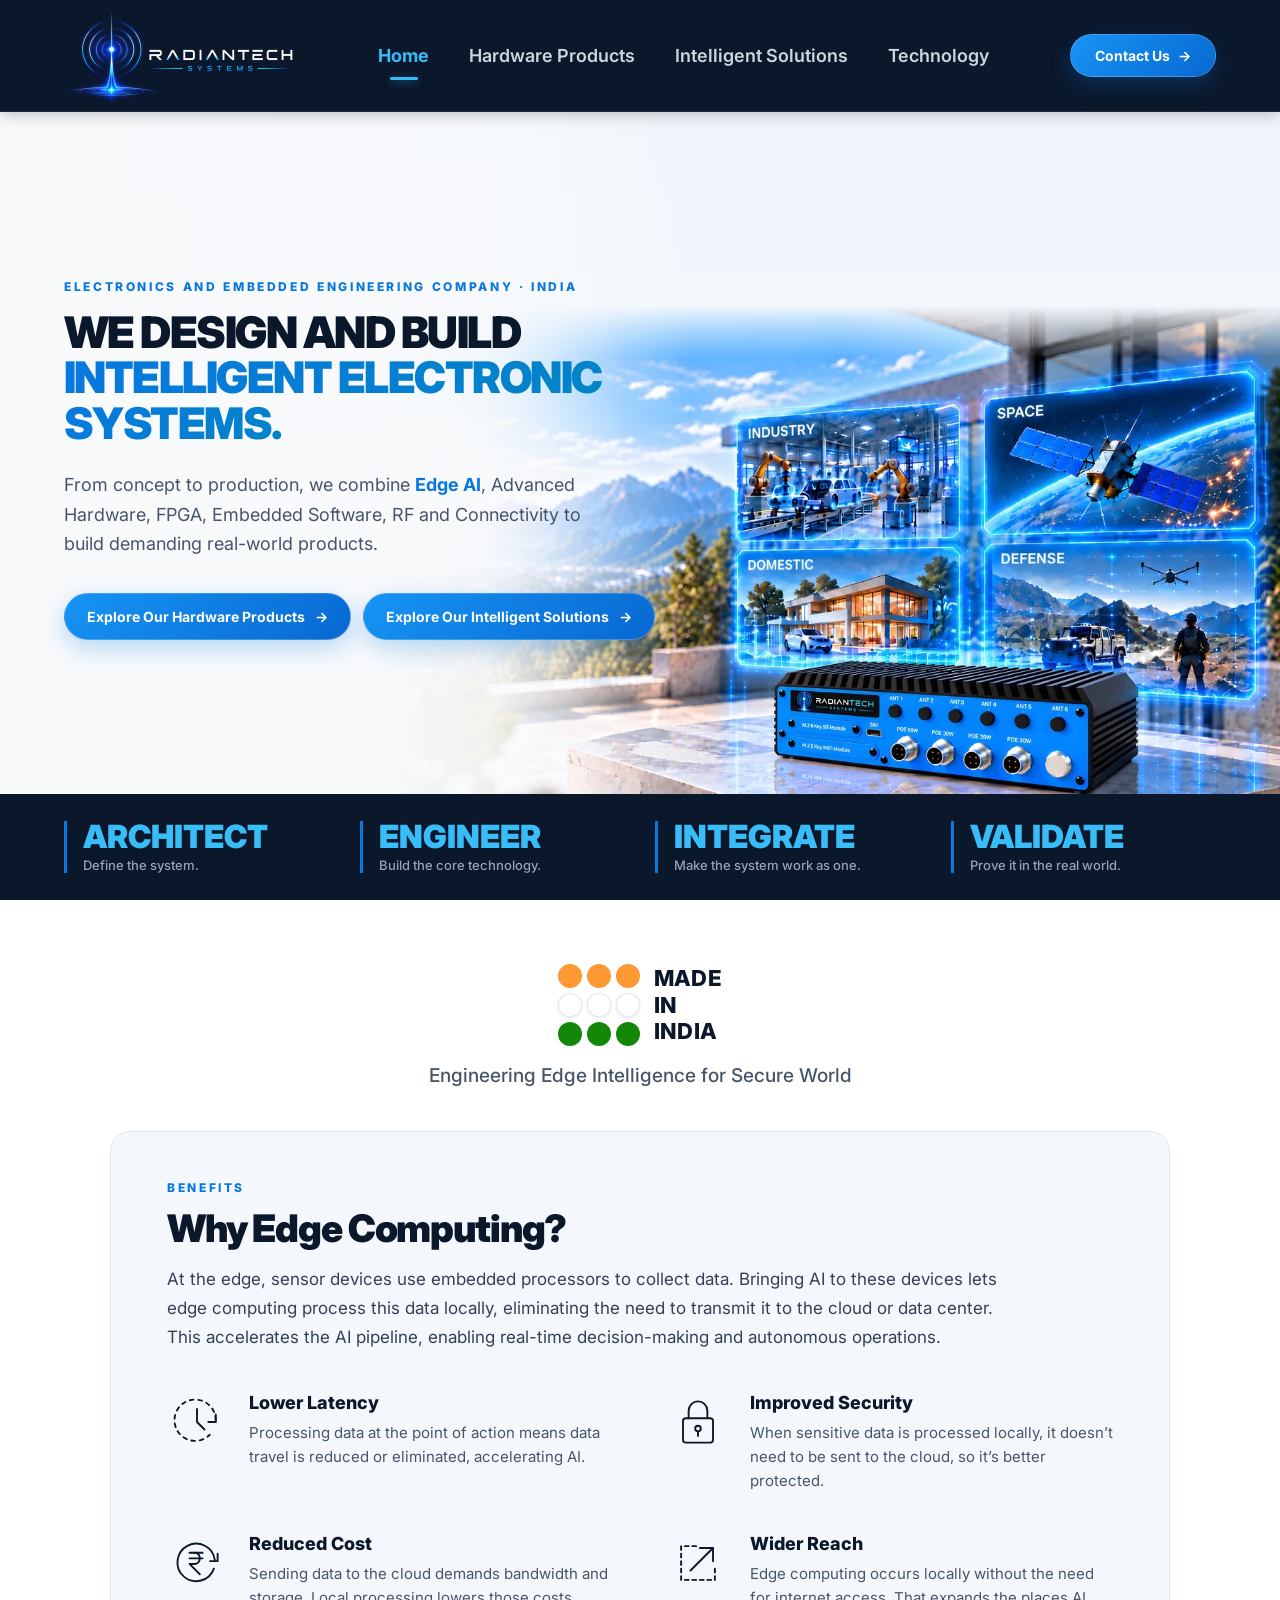
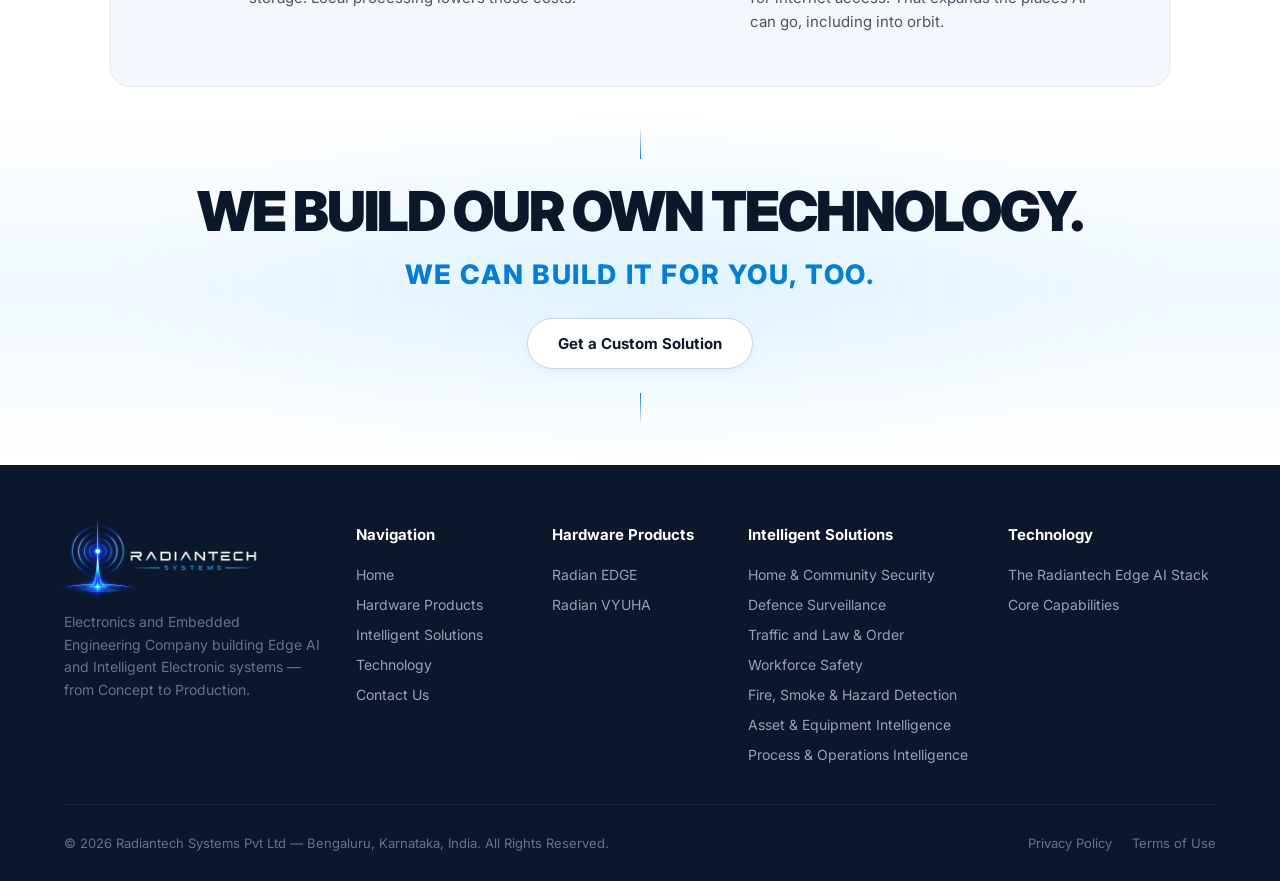
<file: index.html>
<!doctype html>
<html lang="en">
<head>
  <meta charset="UTF-8">
  <meta name="viewport" content="width=device-width, initial-scale=1.0">
  <meta name="description" content="RADIANTECH SYSTEMS designs and builds intelligent electronic systems, from concept to production: Edge AI, advanced hardware, FPGA, embedded software, RF and connectivity, plus our own deep-tech product platforms.">
  <title>RADIANTECH SYSTEMS | Intelligent Electronic Systems</title>
  <link rel="preconnect" href="https://fonts.googleapis.com">
  <link rel="preconnect" href="https://fonts.gstatic.com" crossorigin>
  <link href="https://fonts.googleapis.com/css2?family=Inter:wght@400;500;600;700;800;900&display=swap" rel="stylesheet">
  <link rel="stylesheet" href="./src/styles.css">
</head>
<body>

  <!-- HEADER / NAVIGATION -->
  <header class="nav">
    <a class="brand" href="index.html">
      <img src="./assets/horizontal_logo_navy.png" alt="RADIANTECH SYSTEMS Logo">
    </a>
    
    <nav>
      <a class="active" href="index.html">Home</a>
      <a href="products.html">Hardware Products</a>
      <a href="solutions.html">Intelligent Solutions</a>
      <a href="technology.html">Technology</a>
    </nav>
    
    <a class="contact-pill-btn" href="contact-details.html">
      Contact Us <span>→</span>
    </a>
    
    <button class="menu-btn" aria-label="Toggle navigation menu">☰</button>
  </header>

  <main>
    <!-- FIRST SCREEN: hero + process strip together fill the viewport -->
    <div class="hero-fold">

    <!-- SEAMLESS PHOTOREALISTIC LIGHT THEME HERO SCENE -->
    <section class="hero-seamless">
      <div class="hero-scene-backdrop">
        <img src="./assets/radiantech_hero_showcase.webp" srcset="./assets/radiantech_hero_showcase_1280.webp 1280w, ./assets/radiantech_hero_showcase.webp 2560w" sizes="100vw" alt="Radian EDGE computer with holographic Industry, Space, Domestic and Defense application panels" class="hero-scene-img">
        <div class="hero-scene-overlay"></div>
      </div>

      <div class="hero-container">
        <div class="hero-grid">
          
          <!-- Left Copy Column (Original Radiantech Light Theme Typography) -->
          <div class="hero-copy">
            <p class="hero-eyebrow">
              Electronics and embedded Engineering Company · India
            </p>
            
            <h1 class="hero-headline">
              <span class="headline-line">WE DESIGN AND BUILD</span>
              <span class="headline-line blue-text">INTELLIGENT ELECTRONIC</span>
              <span class="headline-line blue-text">SYSTEMS.</span>
            </h1>

            <p class="hero-lead">
              From concept to production, we combine <strong class="lead-highlight">Edge AI</strong>, Advanced Hardware, FPGA, Embedded Software, RF and Connectivity to build demanding real-world products.
            </p>

            <div class="hero-buttons">
              <a href="products.html" class="btn-primary">
                Explore Our Hardware Products <span>→</span>
              </a>
              <a href="solutions.html" class="btn-primary">
                Explore Our Intelligent Solutions <span>→</span>
              </a>
            </div>
          </div>
          
          <!-- Right Space for Background Hardware Box & Floating HUD Panels -->
          <div class="hero-stage-space"></div>
          
        </div>
      </div>
    </section>

    <!-- METRICS TICKER SECTION -->
    <section class="metrics-ticker-section">
      <div class="metrics-ticker-grid">
        <div class="metric-item">
          <div class="metric-num">ARCHITECT</div>
          <div class="metric-label">Define the system.</div>
        </div>
        <div class="metric-item">
          <div class="metric-num">ENGINEER</div>
          <div class="metric-label">Build the core technology.</div>
        </div>
        <div class="metric-item">
          <div class="metric-num">INTEGRATE</div>
          <div class="metric-label">Make the system work as one.</div>
        </div>
        <div class="metric-item">
          <div class="metric-num">VALIDATE</div>
          <div class="metric-label">Prove it in the real world.</div>
        </div>
      </div>
    </section>

    </div>

    <!-- MADE IN INDIA -->
    <section class="made-in-india" aria-label="Made in India">
      <div class="mii-badge">
        <div class="mii-dots" aria-hidden="true">
          <span class="dot saffron"></span><span class="dot saffron"></span><span class="dot saffron"></span>
          <span class="dot white"></span><span class="dot white"></span><span class="dot white"></span>
          <span class="dot green"></span><span class="dot green"></span><span class="dot green"></span>
        </div>
        <p class="mii-text">MADE<br>IN<br>INDIA</p>
      </div>
      <p class="mii-tagline">Engineering Edge Intelligence for Secure World</p>
    </section>

    <!-- BENEFITS OF EDGE COMPUTING -->
    <section class="edge-benefits" aria-labelledby="edgeBenefitsTitle">
      <div class="edge-benefits-inner">
        <p class="hero-eyebrow">Benefits</p>
        <h2 id="edgeBenefitsTitle" class="edge-benefits-title">Why Edge Computing?</h2>
        <p class="edge-benefits-lead">At the edge, sensor devices use embedded processors to collect data. Bringing AI to these devices lets edge computing process this data locally, eliminating the need to transmit it to the cloud or data center. This accelerates the AI pipeline, enabling real-time decision-making and autonomous operations.</p>

        <div class="edge-benefits-grid">
          <div class="edge-benefit">
            <svg class="edge-benefit-icon" viewBox="0 0 64 64" fill="none" stroke="currentColor" stroke-width="2" stroke-linecap="round" aria-hidden="true">
              <path d="M52 30a22 22 0 1 0-6.4 15.6" stroke-dasharray="4 5"/>
              <path d="M52 24v8h-8"/>
              <path d="M32 18v14l8 8"/>
            </svg>
            <div>
              <h3>Lower Latency</h3>
              <p>Processing data at the point of action means data travel is reduced or eliminated, accelerating AI.</p>
            </div>
          </div>

          <div class="edge-benefit">
            <svg class="edge-benefit-icon" viewBox="0 0 64 64" fill="none" stroke="currentColor" stroke-width="2" stroke-linecap="round" stroke-linejoin="round" aria-hidden="true">
              <rect x="16" y="28" width="32" height="26" rx="3"/>
              <path d="M22 28v-8a10 10 0 0 1 20 0v8"/>
              <circle cx="32" cy="39" r="3"/>
              <path d="M32 42v5"/>
            </svg>
            <div>
              <h3>Improved Security</h3>
              <p>When sensitive data is processed locally, it doesn’t need to be sent to the cloud, so it’s better protected.</p>
            </div>
          </div>

          <div class="edge-benefit">
            <svg class="edge-benefit-icon" viewBox="0 0 64 64" fill="none" stroke="currentColor" stroke-width="2" stroke-linecap="round" stroke-linejoin="round" aria-hidden="true">
              <path d="M50 38a20 20 0 1 1 1-9"/>
              <path d="M54 22v8h-8"/>
              <!-- rupee sign -->
              <path d="M24 21h14M24 27h14"/>
              <path d="M29 21c4 0 6 2.6 6 6s-2.2 6-6 6h-5l11 11"/>
            </svg>
            <div>
              <h3>Reduced Cost</h3>
              <p>Sending data to the cloud demands bandwidth and storage. Local processing lowers those costs.</p>
            </div>
          </div>

          <div class="edge-benefit">
            <svg class="edge-benefit-icon" viewBox="0 0 64 64" fill="none" stroke="currentColor" stroke-width="2" stroke-linecap="round" stroke-linejoin="round" aria-hidden="true">
              <path d="M30 14H14v36h36V34" stroke-dasharray="4 4"/>
              <path d="M24 40l24-24"/>
              <path d="M34 16h14v14"/>
            </svg>
            <div>
              <h3>Wider Reach</h3>
              <p>Edge computing occurs locally without the need for internet access. That expands the places AI can go, including into orbit.</p>
            </div>
          </div>
        </div>
      </div>
    </section>

    <!-- BRAND STATEMENT: TRANSITION FROM ENGINEERING TO PRODUCTS -->
    <section class="brand-statement" aria-label="Our own technology">
      <div class="brand-statement-inner">
        <h2 class="statement-primary">WE BUILD OUR OWN TECHNOLOGY.</h2>
        <p class="statement-secondary">WE CAN BUILD IT FOR YOU, TOO.</p>
        <a href="contact.html" class="btn-secondary statement-cta">
          Get a Custom Solution
        </a>
      </div>
    </section>

  </main>

  <!-- FOOTER -->
  <footer>
    <div class="footer-top">
      <div class="footer-brand">
        <img src="./assets/horizontal_logo_navy.png" alt="RADIANTECH SYSTEMS Logo">
        <p>Electronics and Embedded Engineering Company building Edge AI and Intelligent Electronic systems — from Concept to Production.</p>
      </div>

      <div class="footer-col">
        <h5>Navigation</h5>
        <ul>
          <li><a href="index.html">Home</a></li>
          <li><a href="products.html">Hardware Products</a></li>
          <li><a href="solutions.html">Intelligent Solutions</a></li>
          <li><a href="technology.html">Technology</a></li>
          <li><a href="contact-details.html">Contact Us</a></li>
        </ul>
      </div>

      <div class="footer-col">
        <h5>Hardware Products</h5>
        <ul>
          <li><a href="products.html">Radian EDGE</a></li>
          <li><a href="products.html">Radian VYUHA</a></li>
        </ul>
      </div>

      <div class="footer-col">
        <h5>Intelligent Solutions</h5>
        <ul>
          <li><a href="solutions.html#home-community-security">Home &amp; Community Security</a></li>
          <li><a href="solutions.html#defence-surveillance">Defence Surveillance</a></li>
          <li><a href="solutions.html#traffic-law-order">Traffic and Law &amp; Order</a></li>
          <li><a href="solutions.html#workforce-safety">Workforce Safety</a></li>
          <li><a href="solutions.html#fire-hazard">Fire, Smoke &amp; Hazard Detection</a></li>
          <li><a href="solutions.html#asset-equipment">Asset &amp; Equipment Intelligence</a></li>
          <li><a href="solutions.html#process-operations">Process &amp; Operations Intelligence</a></li>
        </ul>
      </div>

      <div class="footer-col">
        <h5>Technology</h5>
        <ul>
          <li><a href="technology.html#edge-ai-stack">The Radiantech Edge AI Stack</a></li>
          <li><a href="technology.html#core-capabilities">Core Capabilities</a></li>
        </ul>
      </div>

    </div>

    <div class="footer-bottom">
      <span>© 2026 Radiantech Systems Pvt Ltd — Bengaluru, Karnataka, India. All Rights Reserved.</span>
      <div class="footer-bottom-links">
        <a href="privacy-policy.html">Privacy Policy</a>
        <a href="terms-of-use.html">Terms of Use</a>
      </div>
    </div>
  </footer>

  <script type="module" src="./src/main.js"></script>
</body>
</html>
</file>
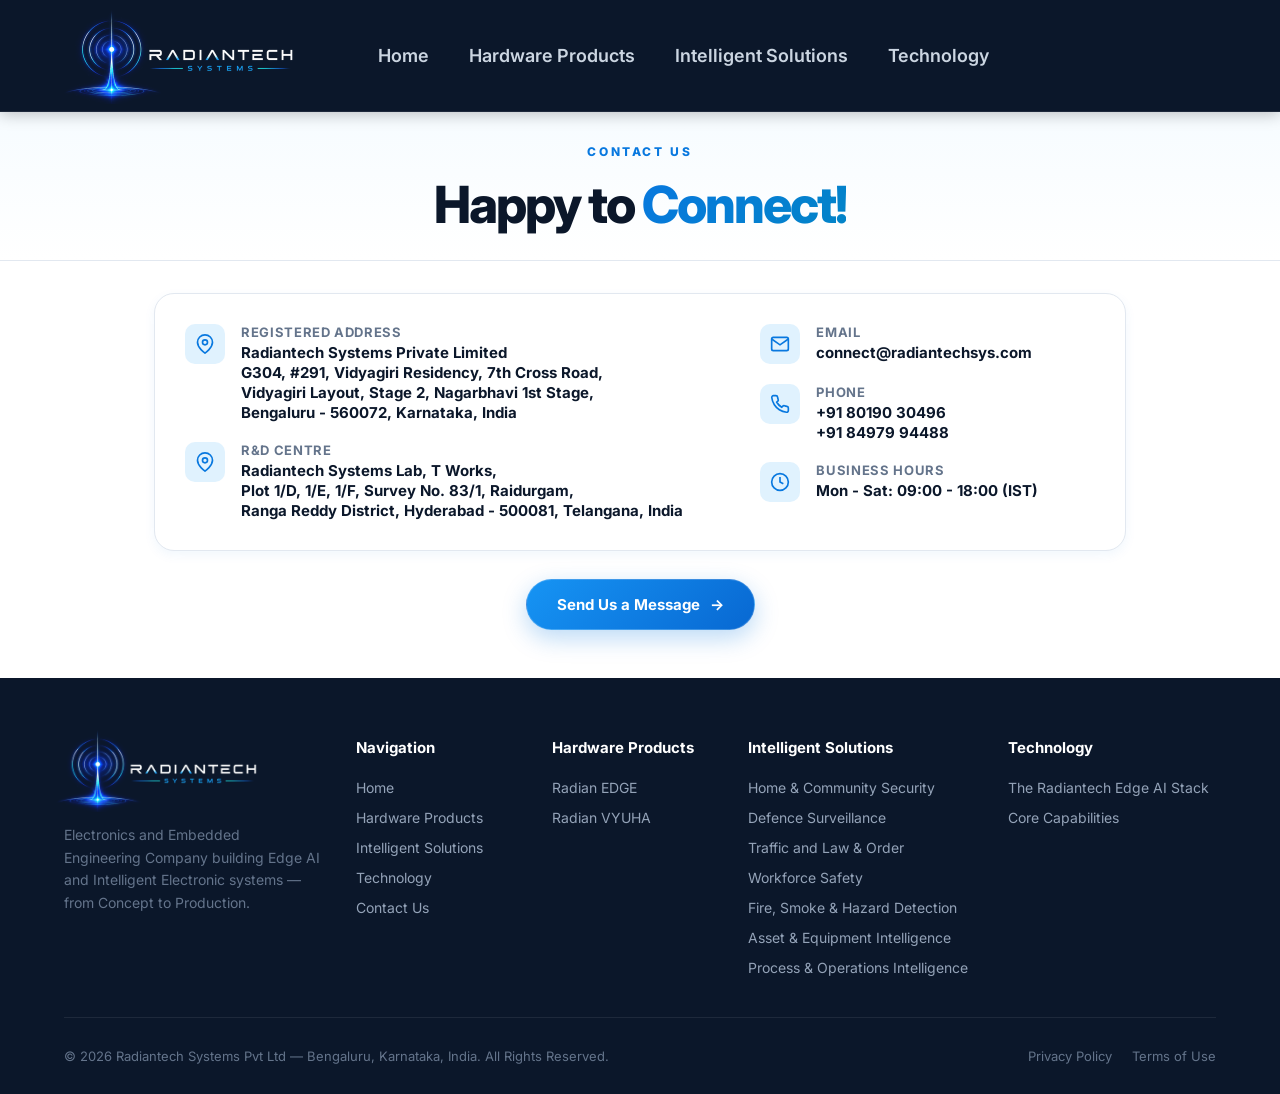
<file: contact-details.html>
<!doctype html>
<html lang="en">
<head>
  <meta charset="UTF-8">
  <meta name="viewport" content="width=device-width, initial-scale=1.0">
  <meta name="description" content="Contact details for Radiantech Systems Pvt Ltd: email, phone, business hours and office address.">
  <title>Contact Details | RADIANTECH SYSTEMS</title>
  <link rel="preconnect" href="https://fonts.googleapis.com">
  <link rel="preconnect" href="https://fonts.gstatic.com" crossorigin>
  <link href="https://fonts.googleapis.com/css2?family=Inter:wght@400;500;600;700;800;900&display=swap" rel="stylesheet">
  <link rel="stylesheet" href="./src/styles.css">
</head>
<body>

  <!-- HEADER / NAVIGATION -->
  <header class="nav">
    <a class="brand" href="index.html">
      <img src="./assets/horizontal_logo_navy.png" alt="RADIANTECH SYSTEMS Logo">
    </a>
    
    <nav>
      <a href="index.html">Home</a>
      <a href="products.html">Hardware Products</a>
      <a href="solutions.html">Intelligent Solutions</a>
      <a href="technology.html">Technology</a>
    </nav>
    
    <!-- hidden on this page (already on Contact Us); keeps its space so the menu stays centred -->
    <a class="contact-pill-btn contact-pill-btn--hidden" href="contact-details.html" aria-hidden="true" tabindex="-1">
      Contact Us <span>→</span>
    </a>
    
    <button class="menu-btn" aria-label="Toggle navigation menu">☰</button>
  </header>

  <main>
    <!-- CONTACT DETAILS HERO -->
    <section class="contact-page-hero contact-page-hero--compact">
      <div class="hero-container">
        <p class="hero-eyebrow">CONTACT US</p>
        <h1>Happy to <span class="blue-text">Connect!</span></h1>
      </div>
    </section>

    <!-- CONTACT DETAILS: edit or add entries below -->
    <section class="contact-details-section">
      <div class="info-card contact-details-card">
        <!-- Left column: addresses -->
        <div class="contact-details-col">
          <div class="contact-detail-item">
            <div class="detail-icon">
              <svg width="20" height="20" viewBox="0 0 24 24" fill="none" stroke="currentColor" stroke-width="2">
                <path d="M21 10c0 7-9 13-9 13s-9-6-9-13a9 9 0 0 1 18 0z" />
                <circle cx="12" cy="10" r="3" />
              </svg>
            </div>
            <div class="detail-text">
              <strong>Registered Address</strong>
              <span>Radiantech Systems Private Limited<br>G304, #291, Vidyagiri Residency, 7th Cross Road,<br>Vidyagiri Layout, Stage 2, Nagarbhavi 1st Stage,<br>Bengaluru - 560072, Karnataka, India</span>
            </div>
          </div>

          <div class="contact-detail-item">
            <div class="detail-icon">
              <svg width="20" height="20" viewBox="0 0 24 24" fill="none" stroke="currentColor" stroke-width="2">
                <path d="M21 10c0 7-9 13-9 13s-9-6-9-13a9 9 0 0 1 18 0z" />
                <circle cx="12" cy="10" r="3" />
              </svg>
            </div>
            <div class="detail-text">
              <strong>R&amp;D Centre</strong>
              <span>Radiantech Systems Lab, T Works,<br>Plot 1/D, 1/E, 1/F, Survey No. 83/1, Raidurgam,<br>Ranga Reddy District, Hyderabad - 500081, Telangana, India</span>
            </div>
          </div>
        </div>

        <!-- Right column: email, phone, hours -->
        <div class="contact-details-col">
          <div class="contact-detail-item">
            <div class="detail-icon">
              <svg width="20" height="20" viewBox="0 0 24 24" fill="none" stroke="currentColor" stroke-width="2">
                <path d="M4 4h16c1.1 0 2 .9 2 2v12c0 1.1-.9 2-2 2H4c-1.1 0-2-.9-2-2V6c0-1.1.9-2 2-2z" />
                <polyline points="22,6 12,13 2,6" />
              </svg>
            </div>
            <div class="detail-text">
              <strong>Email</strong>
              <a href="mailto:connect@radiantechsys.com">connect@radiantechsys.com</a>
            </div>
          </div>

          <div class="contact-detail-item">
            <div class="detail-icon">
              <svg width="20" height="20" viewBox="0 0 24 24" fill="none" stroke="currentColor" stroke-width="2">
                <path d="M22 16.92v3a2 2 0 0 1-2.18 2 19.79 19.79 0 0 1-8.63-3.07 19.5 19.5 0 0 1-6-6 19.79 19.79 0 0 1-3.07-8.67A2 2 0 0 1 4.11 2h3a2 2 0 0 1 2 1.72 12.84 12.84 0 0 0 .7 2.81 2 2 0 0 1-.45 2.11L8.09 9.91a16 16 0 0 0 6 6l1.27-1.27a2 2 0 0 1 2.11-.45 12.84 12.84 0 0 0 2.81.7A2 2 0 0 1 22 16.92z" />
              </svg>
            </div>
            <div class="detail-text">
              <strong>Phone</strong>
              <span>+91 80190 30496<br>+91 84979 94488</span>
            </div>
          </div>

          <div class="contact-detail-item">
            <div class="detail-icon">
              <svg width="20" height="20" viewBox="0 0 24 24" fill="none" stroke="currentColor" stroke-width="2">
                <circle cx="12" cy="12" r="10" />
                <polyline points="12 6 12 12 16 14" />
              </svg>
            </div>
            <div class="detail-text">
              <strong>Business Hours</strong>
              <span>Mon - Sat: 09:00 - 18:00 (IST)</span>
            </div>
          </div>
        </div>
      </div>

      <!-- goes to the "Get in Touch with Our Engineering Team" form -->
      <div class="direct-contact-cta contact-details-cta">
        <a href="contact.html" class="btn-primary">
          Send Us a Message <span>→</span>
        </a>
      </div>
    </section>
  </main>

  <!-- FOOTER -->
  <footer>
    <div class="footer-top">
      <div class="footer-brand">
        <img src="./assets/horizontal_logo_navy.png" alt="RADIANTECH SYSTEMS Logo">
        <p>Electronics and Embedded Engineering Company building Edge AI and Intelligent Electronic systems — from Concept to Production.</p>
      </div>

      <div class="footer-col">
        <h5>Navigation</h5>
        <ul>
          <li><a href="index.html">Home</a></li>
          <li><a href="products.html">Hardware Products</a></li>
          <li><a href="solutions.html">Intelligent Solutions</a></li>
          <li><a href="technology.html">Technology</a></li>
          <li><a href="contact-details.html">Contact Us</a></li>
        </ul>
      </div>

      <div class="footer-col">
        <h5>Hardware Products</h5>
        <ul>
          <li><a href="products.html">Radian EDGE</a></li>
          <li><a href="products.html">Radian VYUHA</a></li>
        </ul>
      </div>

      <div class="footer-col">
        <h5>Intelligent Solutions</h5>
        <ul>
          <li><a href="solutions.html#home-community-security">Home &amp; Community Security</a></li>
          <li><a href="solutions.html#defence-surveillance">Defence Surveillance</a></li>
          <li><a href="solutions.html#traffic-law-order">Traffic and Law &amp; Order</a></li>
          <li><a href="solutions.html#workforce-safety">Workforce Safety</a></li>
          <li><a href="solutions.html#fire-hazard">Fire, Smoke &amp; Hazard Detection</a></li>
          <li><a href="solutions.html#asset-equipment">Asset &amp; Equipment Intelligence</a></li>
          <li><a href="solutions.html#process-operations">Process &amp; Operations Intelligence</a></li>
        </ul>
      </div>

      <div class="footer-col">
        <h5>Technology</h5>
        <ul>
          <li><a href="technology.html#edge-ai-stack">The Radiantech Edge AI Stack</a></li>
          <li><a href="technology.html#core-capabilities">Core Capabilities</a></li>
        </ul>
      </div>

    </div>

    <div class="footer-bottom">
      <span>© 2026 Radiantech Systems Pvt Ltd — Bengaluru, Karnataka, India. All Rights Reserved.</span>
      <div class="footer-bottom-links">
        <a href="privacy-policy.html">Privacy Policy</a>
        <a href="terms-of-use.html">Terms of Use</a>
      </div>
    </div>
  </footer>

  <script type="module" src="./src/main.js"></script>
</body>
</html>
</file>
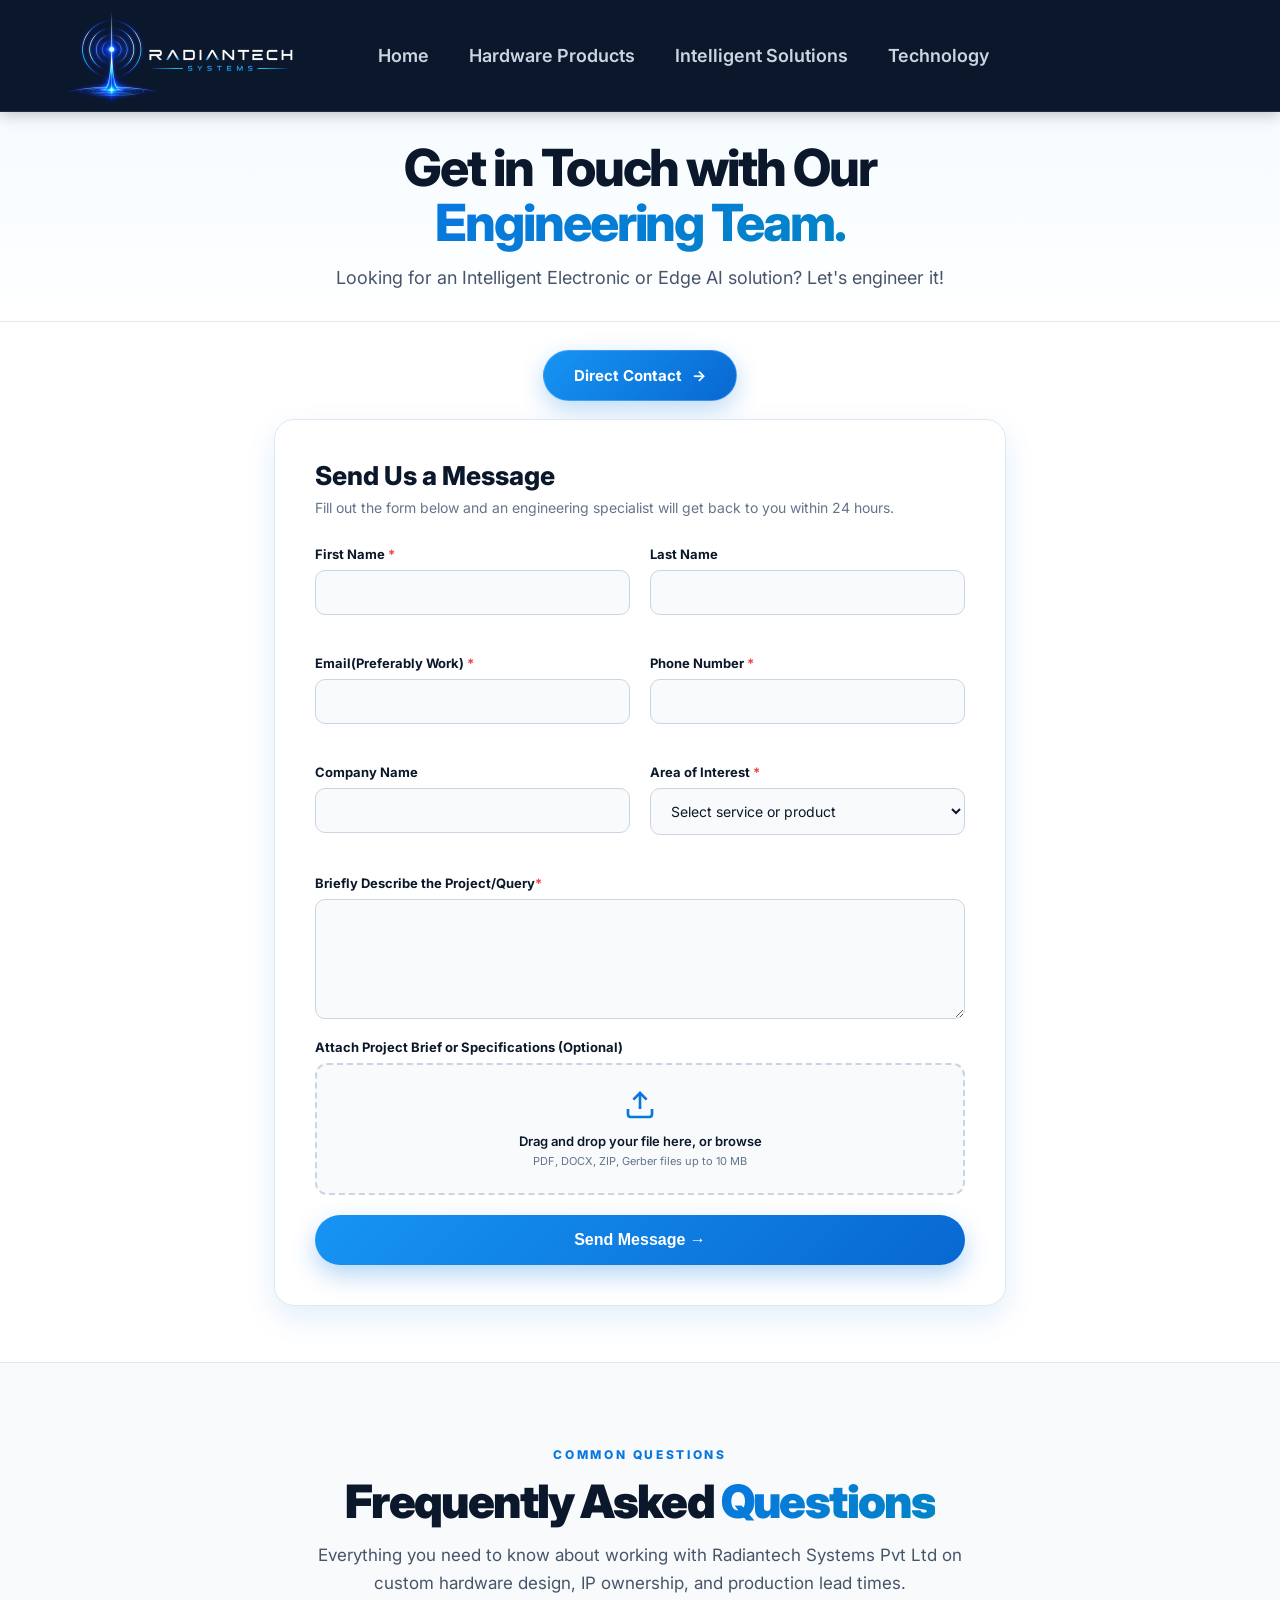
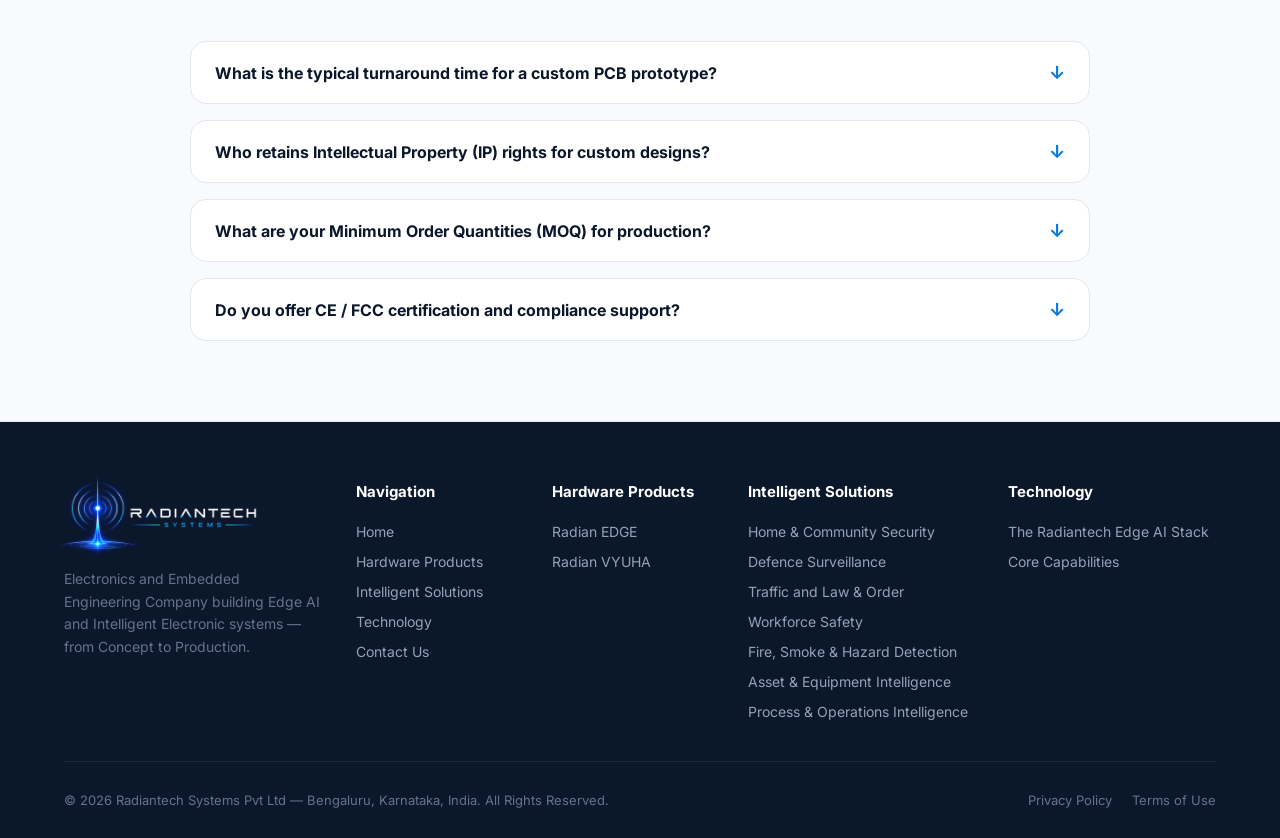
<file: contact.html>
<!doctype html>
<html lang="en">
<head>
  <meta charset="UTF-8">
  <meta name="viewport" content="width=device-width, initial-scale=1.0">
  <meta name="description" content="Contact Radiantech Systems Pvt Ltd — Reach out for custom PCB engineering, edge AI hardware platforms, FPGA development, and technical inquiries in Bengaluru, Karnataka, India.">
  <title>Contact Us | RADIANTECH SYSTEMS</title>
  <link rel="preconnect" href="https://fonts.googleapis.com">
  <link rel="preconnect" href="https://fonts.gstatic.com" crossorigin>
  <link href="https://fonts.googleapis.com/css2?family=Inter:wght@400;500;600;700;800;900&display=swap" rel="stylesheet">
  <link rel="stylesheet" href="./src/styles.css">
</head>
<body>

  <!-- HEADER / NAVIGATION -->
  <header class="nav">
    <a class="brand" href="index.html">
      <img src="./assets/horizontal_logo_navy.png" alt="RADIANTECH SYSTEMS Logo">
    </a>
    
    <nav>
      <a href="index.html">Home</a>
      <a href="products.html">Hardware Products</a>
      <a href="solutions.html">Intelligent Solutions</a>
      <a href="technology.html">Technology</a>
    </nav>
    
    <!-- hidden on this page; keeps its space so the menu stays centred -->
    <a class="contact-pill-btn contact-pill-btn--hidden" href="contact-details.html" aria-hidden="true" tabindex="-1">
      Contact Us <span>→</span>
    </a>
    
    <button class="menu-btn" aria-label="Toggle navigation menu">☰</button>
  </header>

  <main>
    <!-- CONTACT HERO SECTION -->
    <section class="contact-page-hero contact-page-hero--compact">
      <div class="hero-container">
        <h1>Get in Touch with Our<br><span class="blue-text">Engineering Team.</span></h1>
        <p class="hero-lead">Looking for an Intelligent Electronic or Edge AI solution? Let's engineer it!</p>
      </div>
    </section>

    <!-- CONTACT MAIN LAYOUT -->
    <section class="contact-layout-grid contact-layout-grid--single">

      <!-- Direct contact CTA: goes to the Contact Us (details) page -->
      <div class="direct-contact-cta">
        <a href="contact-details.html" class="btn-primary">
          Direct Contact <span>→</span>
        </a>
      </div>

      <!-- Interactive Contact Form -->
      <div class="contact-form-card">
        <h2>Send Us a Message</h2>
        <p class="sub">Fill out the form below and an engineering specialist will get back to you within 24 hours.</p>
        
        <!-- data-endpoint: paste the Google Apps Script web app URL here (see backend/SETUP.md) -->
        <form id="contactForm" data-endpoint="https://script.google.com/macros/s/AKfycbwH2--R2BxhrNhrKUKl413z75EymNzGEyJeTM40itSTNDfvQ4t5NsohpmLoCucNXB9yow/exec" novalidate>
          <!-- spam trap: hidden from people, bots fill it in -->
          <div class="form-trap" aria-hidden="true">
            <label for="website">Website</label>
            <input type="text" id="website" name="website" tabindex="-1" autocomplete="off">
          </div>

          <div class="form-group-row">
            <div class="form-group">
              <label for="firstName">First Name <span class="req">*</span></label>
              <input type="text" id="firstName" class="form-input" autocomplete="given-name" maxlength="100" required>
            </div>
            
            <div class="form-group">
              <label for="lastName">Last Name</label>
              <input type="text" id="lastName" class="form-input" autocomplete="family-name" maxlength="100">
            </div>
          </div>

          <div class="form-group-row">
            <div class="form-group">
              <label for="workEmail">Email(Preferably Work) <span class="req">*</span></label>
              <input type="email" id="workEmail" class="form-input" autocomplete="email" maxlength="200" required>
            </div>
            
            <div class="form-group">
              <label for="phoneNum">Phone Number <span class="req">*</span></label>
              <input type="tel" id="phoneNum" class="form-input" autocomplete="tel" maxlength="30" required>
            </div>
          </div>

          <div class="form-group-row">
            <div class="form-group">
              <label for="companyName">Company Name</label>
              <input type="text" id="companyName" class="form-input" autocomplete="organization" maxlength="200">
            </div>
            
            <div class="form-group">
              <label for="serviceInterest">Area of Interest <span class="req">*</span></label>
              <select id="serviceInterest" class="form-select" required>
                <option value="" disabled selected>Select service or product</option>
                <option value="hardware">Hardware Design & PCB Engineering</option>
                <option value="embedded">Embedded Systems & FPGA</option>
                <option value="edge-ai">Edge AI Software & Computer Vision</option>
                <option value="complete-systems">Complete System Deployment</option>
                <option value="custom-solution">Custom Engineering Solution</option>
                <option value="other">General Inquiry</option>
              </select>
            </div>
          </div>

          <div class="form-group">
            <label for="messageText">Briefly Describe the Project/Query<span class="req">*</span></label>
            <textarea id="messageText" class="form-textarea" maxlength="5000" required></textarea>
          </div>

          <!-- File Upload Zone -->
          <div class="form-group">
            <label>Attach Project Brief or Specifications (Optional)</label>
            <div class="file-upload-box" id="dropZone">
              <svg viewBox="0 0 24 24" fill="none" stroke="currentColor" stroke-width="2">
                <path d="M21 15v4a2 2 0 0 1-2 2H5a2 2 0 0 1-2-2v-4" />
                <polyline points="17 8 12 3 7 8" />
                <line x1="12" y1="3" x2="12" y2="15" />
              </svg>
              <p>Drag and drop your file here, or browse</p>
              <small>PDF, DOCX, ZIP, Gerber files up to 10 MB</small>
              <input type="file" id="fileInput" style="display: none;">
            </div>
          </div>

          <button type="submit" class="submit-btn">Send Message <span>→</span></button>
          <p class="form-status" id="formStatus" role="status" aria-live="polite"></p>
        </form>
      </div>

    </section>

    <!-- FREQUENTLY ASKED QUESTIONS SECTION (RESTORED FULLY) -->
    <section class="section-container" style="background: #f8fafc; border-top: 1px solid var(--border-light); border-bottom: 1px solid var(--border-light);">
      <div class="section-header" style="text-align: center;">
        <p class="hero-eyebrow" style="justify-content: center;">COMMON QUESTIONS</p>
        <h2 class="section-title">Frequently Asked <span>Questions</span></h2>
        <p class="section-desc" style="margin: 0 auto 40px auto;">Everything you need to know about working with Radiantech Systems Pvt Ltd on custom hardware design, IP ownership, and production lead times.</p>
      </div>

      <div class="faq-list">
        <div class="faq-item">
          <div class="faq-question">
            <span>What is the typical turnaround time for a custom PCB prototype?</span>
            <span class="arrow">↓</span>
          </div>
          <div class="faq-answer">
            For standard multi-layer carrier board prototypes, our turn-around time is typically 2 to 3 weeks from schematic approval to assembled functional prototypes. Rapid 10-day expedited prototyping is available for urgent projects.
          </div>
        </div>

        <div class="faq-item">
          <div class="faq-question">
            <span>Who retains Intellectual Property (IP) rights for custom designs?</span>
            <span class="arrow">↓</span>
          </div>
          <div class="faq-answer">
            You retain 100% full ownership of all custom schematics, PCB Gerber files, FPGA bitstreams, and software source code developed under a custom engineering contract. We sign non-disclosure agreements (NDAs) before discussing technical details.
          </div>
        </div>

        <div class="faq-item">
          <div class="faq-question">
            <span>What are your Minimum Order Quantities (MOQ) for production?</span>
            <span class="arrow">↓</span>
          </div>
          <div class="faq-answer">
            We support low-volume production runs starting at just 10 units for specialized industrial & defense deployments, as well as full volume manufacturing for thousands of units.
          </div>
        </div>

        <div class="faq-item">
          <div class="faq-question">
            <span>Do you offer CE / FCC certification and compliance support?</span>
            <span class="arrow">↓</span>
          </div>
          <div class="faq-answer">
            Yes. We design all hardware with EMC/EMI pre-compliance standards (CISPR 32 / FCC Part 15 Class A & B). We assist throughout accredited lab testing to secure CE, FCC, RoHS, and REACH certifications.
          </div>
        </div>
      </div>
    </section>
  </main>

  <!-- FOOTER -->
  <footer>
    <div class="footer-top">
      <div class="footer-brand">
        <img src="./assets/horizontal_logo_navy.png" alt="RADIANTECH SYSTEMS Logo">
        <p>Electronics and Embedded Engineering Company building Edge AI and Intelligent Electronic systems — from Concept to Production.</p>
      </div>

      <div class="footer-col">
        <h5>Navigation</h5>
        <ul>
          <li><a href="index.html">Home</a></li>
          <li><a href="products.html">Hardware Products</a></li>
          <li><a href="solutions.html">Intelligent Solutions</a></li>
          <li><a href="technology.html">Technology</a></li>
          <li><a href="contact-details.html">Contact Us</a></li>
        </ul>
      </div>

      <div class="footer-col">
        <h5>Hardware Products</h5>
        <ul>
          <li><a href="products.html">Radian EDGE</a></li>
          <li><a href="products.html">Radian VYUHA</a></li>
        </ul>
      </div>

      <div class="footer-col">
        <h5>Intelligent Solutions</h5>
        <ul>
          <li><a href="solutions.html#home-community-security">Home &amp; Community Security</a></li>
          <li><a href="solutions.html#defence-surveillance">Defence Surveillance</a></li>
          <li><a href="solutions.html#traffic-law-order">Traffic and Law &amp; Order</a></li>
          <li><a href="solutions.html#workforce-safety">Workforce Safety</a></li>
          <li><a href="solutions.html#fire-hazard">Fire, Smoke &amp; Hazard Detection</a></li>
          <li><a href="solutions.html#asset-equipment">Asset &amp; Equipment Intelligence</a></li>
          <li><a href="solutions.html#process-operations">Process &amp; Operations Intelligence</a></li>
        </ul>
      </div>

      <div class="footer-col">
        <h5>Technology</h5>
        <ul>
          <li><a href="technology.html#edge-ai-stack">The Radiantech Edge AI Stack</a></li>
          <li><a href="technology.html#core-capabilities">Core Capabilities</a></li>
        </ul>
      </div>

    </div>

    <div class="footer-bottom">
      <span>© 2026 Radiantech Systems Pvt Ltd — Bengaluru, Karnataka, India. All Rights Reserved.</span>
      <div class="footer-bottom-links">
        <a href="privacy-policy.html">Privacy Policy</a>
        <a href="terms-of-use.html">Terms of Use</a>
      </div>
    </div>
  </footer>

  <script type="module" src="./src/main.js"></script>
</body>
</html>
</file>
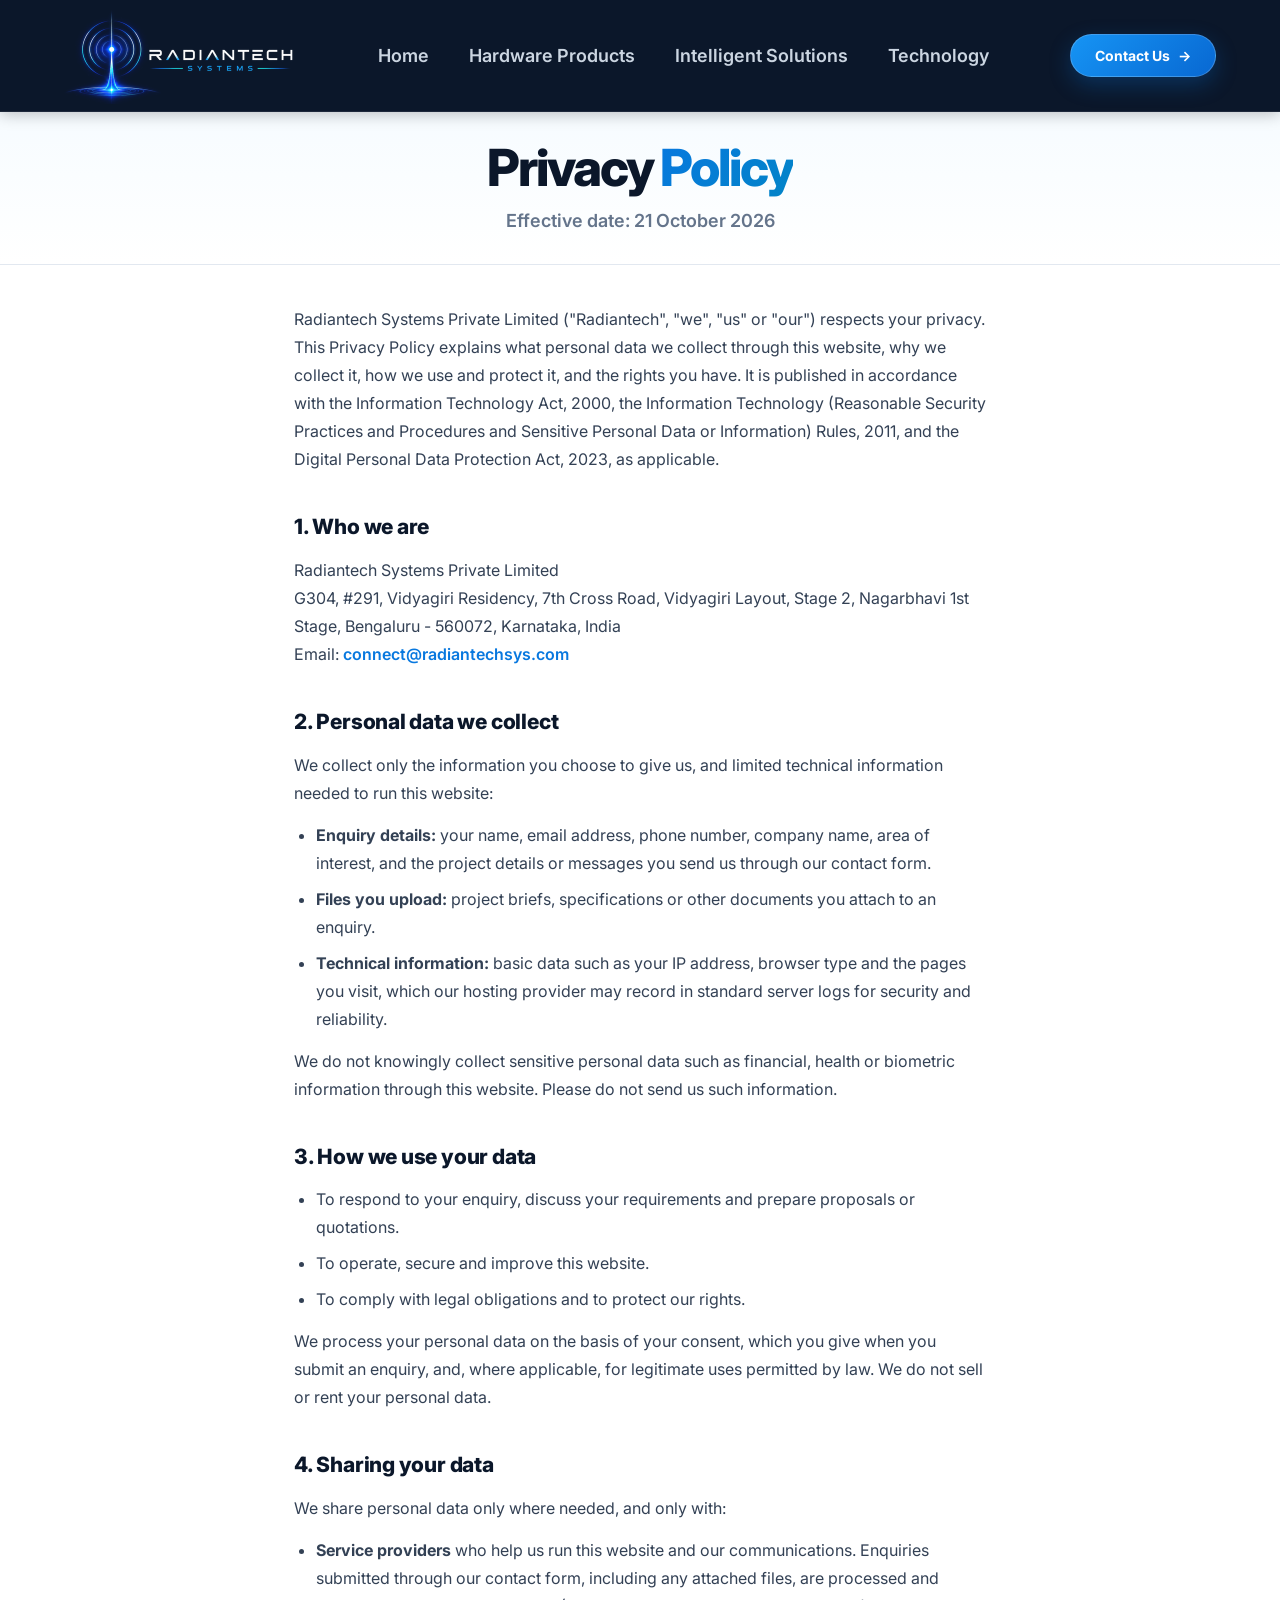
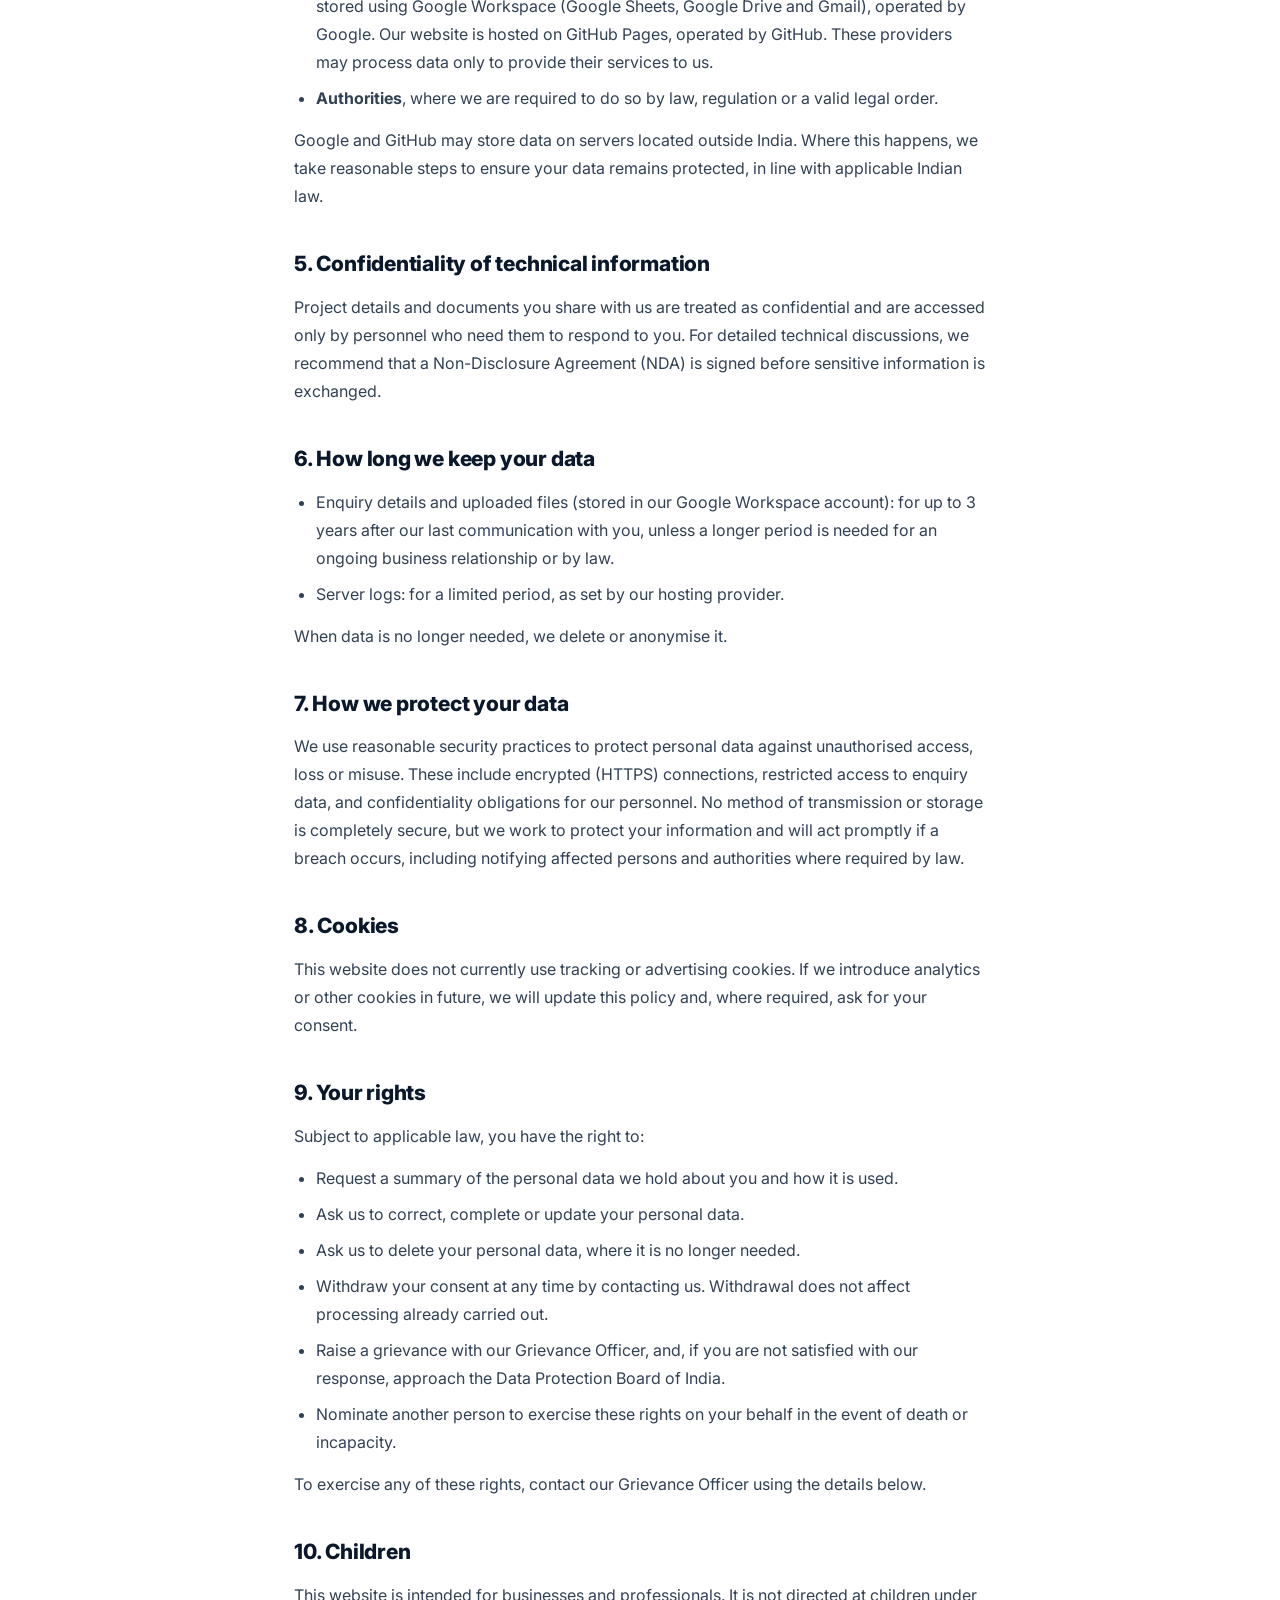
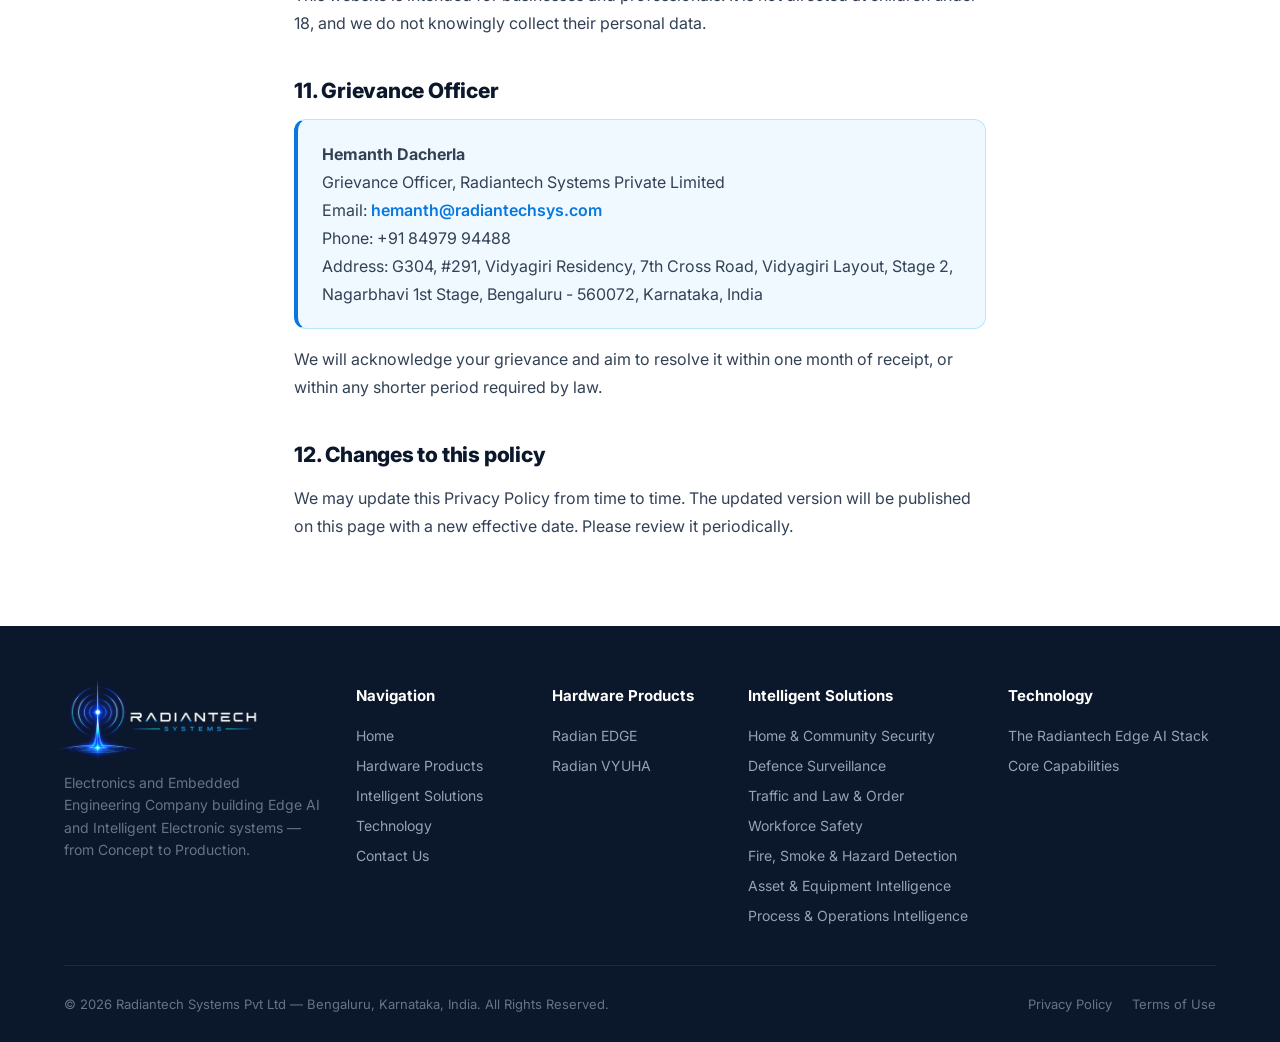
<file: privacy-policy.html>
<!doctype html>
<html lang="en">
<head>
  <meta charset="UTF-8">
  <meta name="viewport" content="width=device-width, initial-scale=1.0">
  <meta name="description" content="How Radiantech Systems Private Limited collects, uses and protects personal data, your rights, and how to contact our Grievance Officer.">
  <title>Privacy Policy | RADIANTECH SYSTEMS</title>
  <link rel="preconnect" href="https://fonts.googleapis.com">
  <link rel="preconnect" href="https://fonts.gstatic.com" crossorigin>
  <link href="https://fonts.googleapis.com/css2?family=Inter:wght@400;500;600;700;800;900&display=swap" rel="stylesheet">
  <link rel="stylesheet" href="./src/styles.css">
</head>
<body>

  <!-- HEADER / NAVIGATION -->
  <header class="nav">
    <a class="brand" href="index.html">
      <img src="./assets/horizontal_logo_navy.png" alt="RADIANTECH SYSTEMS Logo">
    </a>
    
    <nav>
      <a href="index.html">Home</a>
      <a href="products.html">Hardware Products</a>
      <a href="solutions.html">Intelligent Solutions</a>
      <a href="technology.html">Technology</a>
    </nav>
    
    <a class="contact-pill-btn" href="contact-details.html">
      Contact Us <span>→</span>
    </a>
    
    <button class="menu-btn" aria-label="Toggle navigation menu">☰</button>
  </header>

  <main>
    <!-- PRIVACY POLICY HERO -->
    <section class="contact-page-hero contact-page-hero--compact">
      <div class="hero-container">
        <h1>Privacy <span class="blue-text">Policy</span></h1>
        <p class="legal-updated">Effective date: 21 October 2026</p>
      </div>
    </section>

    <!-- PRIVACY POLICY CONTENT: review with your legal advisor before publishing -->
    <section class="legal-content">

      <p>Radiantech Systems Private Limited ("Radiantech", "we", "us" or "our") respects your privacy. This Privacy Policy explains what personal data we collect through this website, why we collect it, how we use and protect it, and the rights you have. It is published in accordance with the Information Technology Act, 2000, the Information Technology (Reasonable Security Practices and Procedures and Sensitive Personal Data or Information) Rules, 2011, and the Digital Personal Data Protection Act, 2023, as applicable.</p>

      <h2>1. Who we are</h2>
      <p>Radiantech Systems Private Limited<br>G304, #291, Vidyagiri Residency, 7th Cross Road, Vidyagiri Layout, Stage 2, Nagarbhavi 1st Stage, Bengaluru - 560072, Karnataka, India<br>Email: <a href="mailto:connect@radiantechsys.com">connect@radiantechsys.com</a></p>

      <h2>2. Personal data we collect</h2>
      <p>We collect only the information you choose to give us, and limited technical information needed to run this website:</p>
      <ul>
        <li><strong>Enquiry details:</strong> your name, email address, phone number, company name, area of interest, and the project details or messages you send us through our contact form.</li>
        <li><strong>Files you upload:</strong> project briefs, specifications or other documents you attach to an enquiry.</li>
        <li><strong>Technical information:</strong> basic data such as your IP address, browser type and the pages you visit, which our hosting provider may record in standard server logs for security and reliability.</li>
      </ul>
      <p>We do not knowingly collect sensitive personal data such as financial, health or biometric information through this website. Please do not send us such information.</p>

      <h2>3. How we use your data</h2>
      <ul>
        <li>To respond to your enquiry, discuss your requirements and prepare proposals or quotations.</li>
        <li>To operate, secure and improve this website.</li>
        <li>To comply with legal obligations and to protect our rights.</li>
      </ul>
      <p>We process your personal data on the basis of your consent, which you give when you submit an enquiry, and, where applicable, for legitimate uses permitted by law. We do not sell or rent your personal data.</p>

      <h2>4. Sharing your data</h2>
      <p>We share personal data only where needed, and only with:</p>
      <ul>
        <li><strong>Service providers</strong> who help us run this website and our communications. Enquiries submitted through our contact form, including any attached files, are processed and stored using Google Workspace (Google Sheets, Google Drive and Gmail), operated by Google. Our website is hosted on GitHub Pages, operated by GitHub. These providers may process data only to provide their services to us.</li>
        <li><strong>Authorities</strong>, where we are required to do so by law, regulation or a valid legal order.</li>
      </ul>
      <p>Google and GitHub may store data on servers located outside India. Where this happens, we take reasonable steps to ensure your data remains protected, in line with applicable Indian law.</p>

      <h2>5. Confidentiality of technical information</h2>
      <p>Project details and documents you share with us are treated as confidential and are accessed only by personnel who need them to respond to you. For detailed technical discussions, we recommend that a Non-Disclosure Agreement (NDA) is signed before sensitive information is exchanged.</p>

      <h2>6. How long we keep your data</h2>
      <ul>
        <li>Enquiry details and uploaded files (stored in our Google Workspace account): for up to 3 years after our last communication with you, unless a longer period is needed for an ongoing business relationship or by law.</li>
        <li>Server logs: for a limited period, as set by our hosting provider.</li>
      </ul>
      <p>When data is no longer needed, we delete or anonymise it.</p>

      <h2>7. How we protect your data</h2>
      <p>We use reasonable security practices to protect personal data against unauthorised access, loss or misuse. These include encrypted (HTTPS) connections, restricted access to enquiry data, and confidentiality obligations for our personnel. No method of transmission or storage is completely secure, but we work to protect your information and will act promptly if a breach occurs, including notifying affected persons and authorities where required by law.</p>

      <h2>8. Cookies</h2>
      <p>This website does not currently use tracking or advertising cookies. If we introduce analytics or other cookies in future, we will update this policy and, where required, ask for your consent.</p>

      <h2>9. Your rights</h2>
      <p>Subject to applicable law, you have the right to:</p>
      <ul>
        <li>Request a summary of the personal data we hold about you and how it is used.</li>
        <li>Ask us to correct, complete or update your personal data.</li>
        <li>Ask us to delete your personal data, where it is no longer needed.</li>
        <li>Withdraw your consent at any time by contacting us. Withdrawal does not affect processing already carried out.</li>
        <li>Raise a grievance with our Grievance Officer, and, if you are not satisfied with our response, approach the Data Protection Board of India.</li>
        <li>Nominate another person to exercise these rights on your behalf in the event of death or incapacity.</li>
      </ul>
      <p>To exercise any of these rights, contact our Grievance Officer using the details below.</p>

      <h2>10. Children</h2>
      <p>This website is intended for businesses and professionals. It is not directed at children under 18, and we do not knowingly collect their personal data.</p>

      <h2>11. Grievance Officer</h2>
      <div class="legal-callout">
        <p><strong>Hemanth Dacherla</strong><br>Grievance Officer, Radiantech Systems Private Limited<br>Email: <a href="mailto:hemanth@radiantechsys.com">hemanth@radiantechsys.com</a><br>Phone: +91 84979 94488<br>Address: G304, #291, Vidyagiri Residency, 7th Cross Road, Vidyagiri Layout, Stage 2, Nagarbhavi 1st Stage, Bengaluru - 560072, Karnataka, India</p>
      </div>
      <p>We will acknowledge your grievance and aim to resolve it within one month of receipt, or within any shorter period required by law.</p>

      <h2>12. Changes to this policy</h2>
      <p>We may update this Privacy Policy from time to time. The updated version will be published on this page with a new effective date. Please review it periodically.</p>

    </section>
  </main>

  <!-- FOOTER -->
  <footer>
    <div class="footer-top">
      <div class="footer-brand">
        <img src="./assets/horizontal_logo_navy.png" alt="RADIANTECH SYSTEMS Logo">
        <p>Electronics and Embedded Engineering Company building Edge AI and Intelligent Electronic systems — from Concept to Production.</p>
      </div>

      <div class="footer-col">
        <h5>Navigation</h5>
        <ul>
          <li><a href="index.html">Home</a></li>
          <li><a href="products.html">Hardware Products</a></li>
          <li><a href="solutions.html">Intelligent Solutions</a></li>
          <li><a href="technology.html">Technology</a></li>
          <li><a href="contact-details.html">Contact Us</a></li>
        </ul>
      </div>

      <div class="footer-col">
        <h5>Hardware Products</h5>
        <ul>
          <li><a href="products.html">Radian EDGE</a></li>
          <li><a href="products.html">Radian VYUHA</a></li>
        </ul>
      </div>

      <div class="footer-col">
        <h5>Intelligent Solutions</h5>
        <ul>
          <li><a href="solutions.html#home-community-security">Home &amp; Community Security</a></li>
          <li><a href="solutions.html#defence-surveillance">Defence Surveillance</a></li>
          <li><a href="solutions.html#traffic-law-order">Traffic and Law &amp; Order</a></li>
          <li><a href="solutions.html#workforce-safety">Workforce Safety</a></li>
          <li><a href="solutions.html#fire-hazard">Fire, Smoke &amp; Hazard Detection</a></li>
          <li><a href="solutions.html#asset-equipment">Asset &amp; Equipment Intelligence</a></li>
          <li><a href="solutions.html#process-operations">Process &amp; Operations Intelligence</a></li>
        </ul>
      </div>

      <div class="footer-col">
        <h5>Technology</h5>
        <ul>
          <li><a href="technology.html#edge-ai-stack">The Radiantech Edge AI Stack</a></li>
          <li><a href="technology.html#core-capabilities">Core Capabilities</a></li>
        </ul>
      </div>

    </div>

    <div class="footer-bottom">
      <span>© 2026 Radiantech Systems Pvt Ltd — Bengaluru, Karnataka, India. All Rights Reserved.</span>
      <div class="footer-bottom-links">
        <a href="privacy-policy.html">Privacy Policy</a>
        <a href="terms-of-use.html">Terms of Use</a>
      </div>
    </div>
  </footer>

  <script type="module" src="./src/main.js"></script>
</body>
</html>
</file>
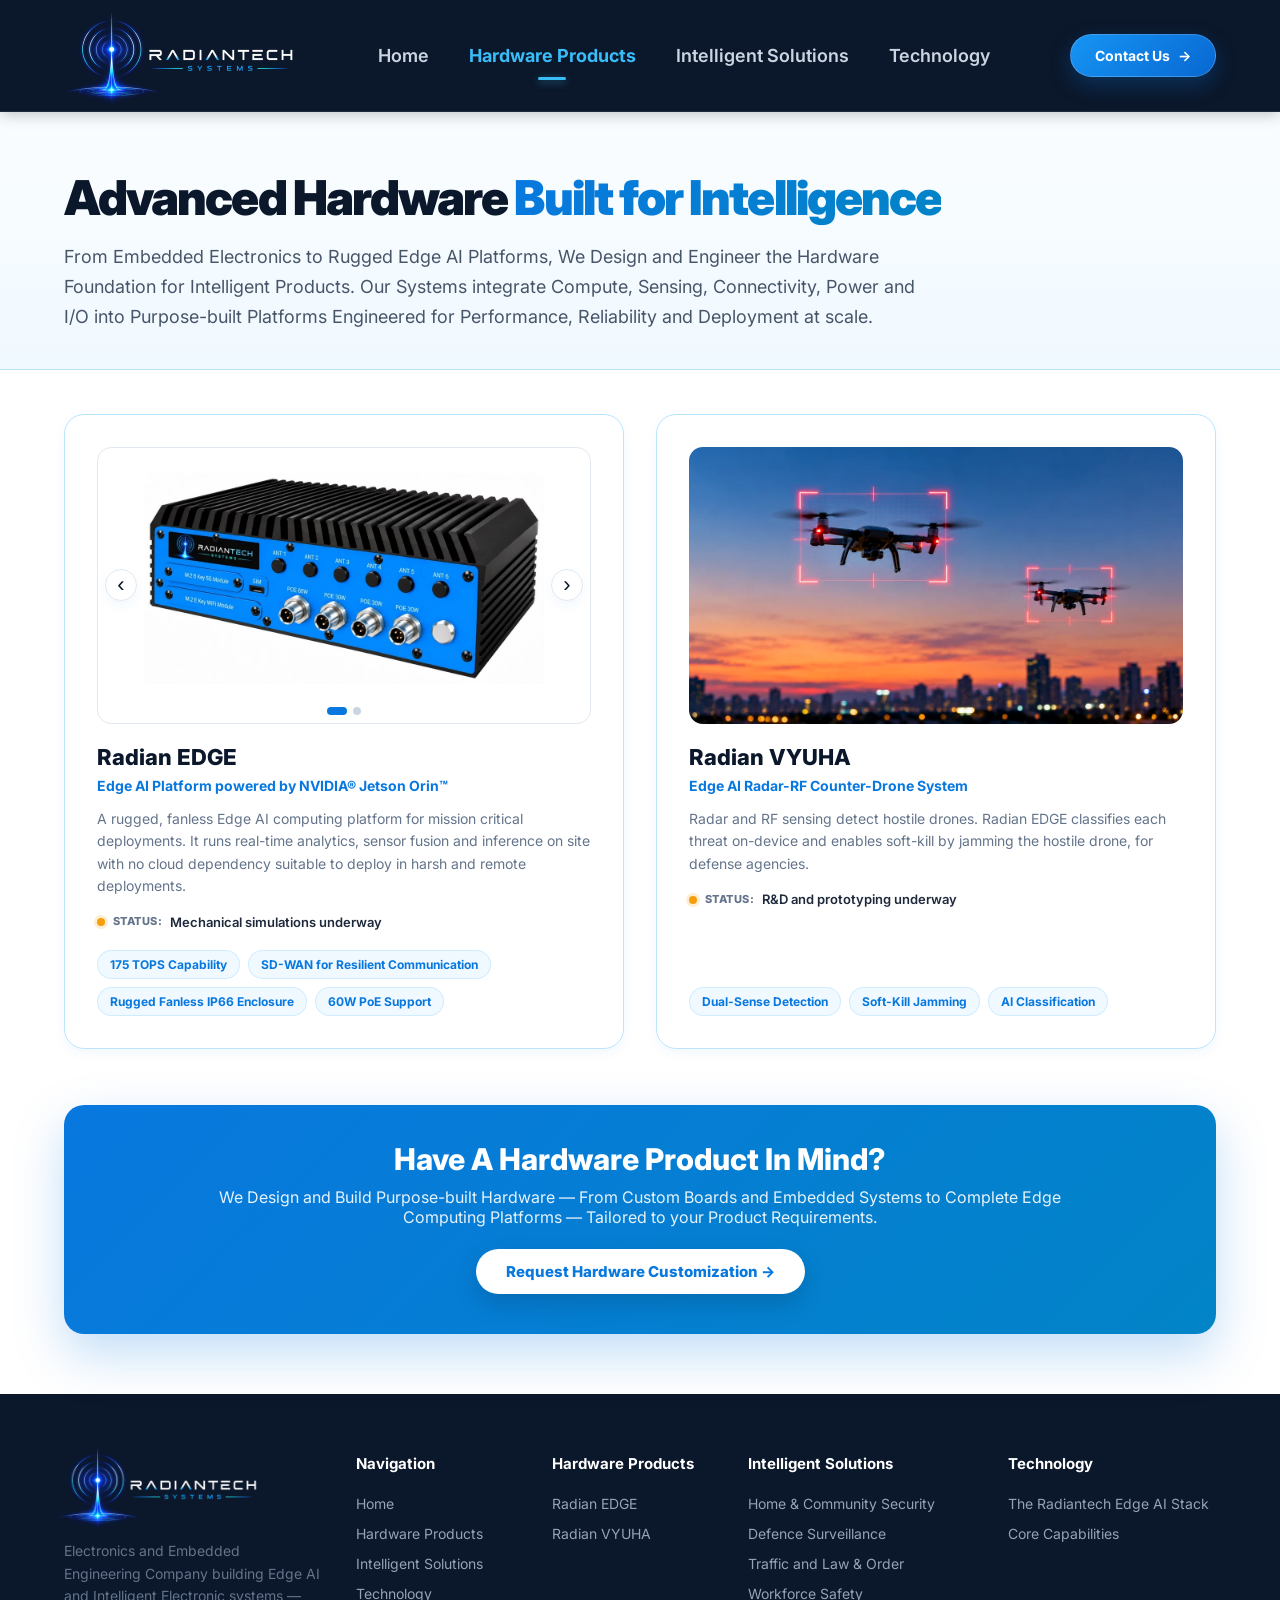
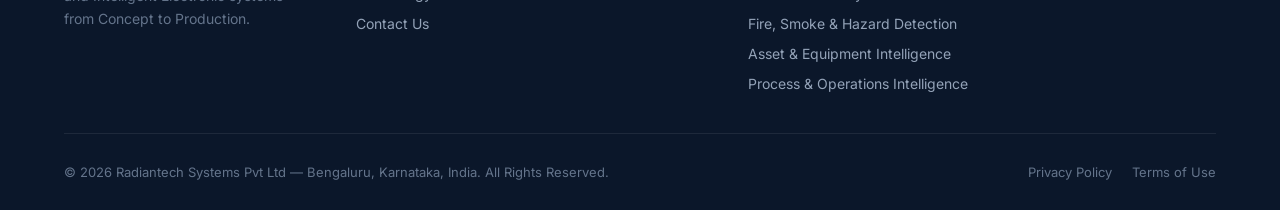
<file: products.html>
<!doctype html>
<html lang="en">
<head>
  <meta charset="UTF-8">
  <meta name="viewport" content="width=device-width, initial-scale=1.0">
  <meta name="description" content="Products & Projects by Radiantech Systems Pvt Ltd — Edge AI compute platforms, system-on-modules, custom carrier boards, and intelligent hardware solutions.">
  <title>Hardware Products | RADIANTECH SYSTEMS</title>
  <link rel="preconnect" href="https://fonts.googleapis.com">
  <link rel="preconnect" href="https://fonts.gstatic.com" crossorigin>
  <link href="https://fonts.googleapis.com/css2?family=Inter:wght@400;500;600;700;800;900&display=swap" rel="stylesheet">
  <link rel="stylesheet" href="./src/styles.css">
</head>
<body>

  <!-- HEADER / NAVIGATION -->
  <header class="nav">
    <a class="brand" href="index.html">
      <img src="./assets/horizontal_logo_navy.png" alt="RADIANTECH SYSTEMS Logo">
    </a>
    
    <nav>
      <a href="index.html">Home</a>
      <a class="active" href="products.html">Hardware Products</a>
      <a href="solutions.html">Intelligent Solutions</a>
      <a href="technology.html">Technology</a>
    </nav>
    
    <a class="contact-pill-btn" href="contact-details.html">
      Contact Us <span>→</span>
    </a>
    
    <button class="menu-btn" aria-label="Toggle navigation menu">☰</button>
  </header>

  <main>
    <!-- PAGE HERO -->
    <section class="page-hero page-hero--products">
      <div class="hero-container">
        <!-- heading on one line; the paragraph below is exactly as wide as the heading -->
        <div class="products-intro">
        <h1>Advanced Hardware <span class="blue-text">Built for Intelligence</span></h1>
        <p class="hero-lead">From Embedded Electronics to Rugged Edge AI Platforms, We Design and Engineer the Hardware Foundation for Intelligent Products. Our Systems integrate Compute, Sensing, Connectivity, Power and I/O into Purpose-built Platforms Engineered for Performance, Reliability and Deployment at scale.</p>
        </div>
      </div>
    </section>

    <!-- PRODUCT LINEUP CATALOG SECTION -->
    <section class="section-container products-lineup">
      
      <!-- Products Grid -->
      <div class="products-grid-2">

        <!-- Product 1 -->
        <article class="feature-card product-card-item" data-category="compute">
          <!-- Image viewer: click the image (or the arrows/dots) to switch views. Add more views by adding <img> + dot. -->
          <div class="product-gallery" data-gallery>
            <img src="./assets/radian_edge_corner.webp" alt="Radian EDGE, corner view" class="gallery-slide is-active">
            <img src="./assets/radian_edge_front.webp" alt="Radian EDGE, front view" class="gallery-slide">
            <button type="button" class="gallery-nav gallery-prev" aria-label="Previous view">&#8249;</button>
            <button type="button" class="gallery-nav gallery-next" aria-label="Next view">&#8250;</button>
            <div class="gallery-dots">
              <button type="button" class="gallery-dot is-active" aria-label="Corner view"></button>
              <button type="button" class="gallery-dot" aria-label="Front view"></button>
            </div>
          </div>
          <h3>Radian EDGE</h3>
          <span class="card-subtitle">Edge AI Platform powered by NVIDIA&reg; Jetson Orin&trade;</span>
          <p>A rugged, fanless Edge AI computing platform for mission critical deployments. It runs real-time analytics, sensor fusion and inference on site with no cloud dependency suitable to deploy in harsh and remote deployments.</p>
          <p class="product-status"><span class="status-dot" aria-hidden="true"></span><span class="status-label">Status:</span> Mechanical simulations underway</p>
          <div class="tag-list">
            <span class="tag-badge">175 TOPS Capability</span>
            <span class="tag-badge">SD-WAN for Resilient Communication</span>
            <span class="tag-badge">Rugged Fanless IP66 Enclosure</span>
            <span class="tag-badge">60W PoE Support</span>
          </div>
        </article>

        <!-- Product: airborne C-UAS (image: assets/cuas_drone_detection.webp, from "Twilight Drone Detection Over Cityscape.png") -->
        <article class="feature-card product-card-item" data-category="defense">
          <img src="./assets/cuas_drone_detection.webp" alt="Hostile drones detected and locked over a city skyline at dusk" class="feature-card-img">
          <h3>Radian VYUHA</h3>
          <span class="card-subtitle">Edge AI Radar-RF Counter-Drone System</span>
          <p>Radar and RF sensing detect hostile drones. Radian EDGE classifies each threat on-device and enables soft-kill by jamming the hostile drone, for defense agencies.</p>
          <p class="product-status"><span class="status-dot" aria-hidden="true"></span><span class="status-label">Status:</span> R&amp;D and prototyping underway</p>
          <div class="tag-list">
            <span class="tag-badge">Dual-Sense Detection</span>
            <span class="tag-badge">Soft-Kill Jamming</span>
            <span class="tag-badge">AI Classification</span>
          </div>
        </article>

      </div>
    </section>

    <!-- CALL TO ACTION BANNER -->
    <section class="cta-banner">
      <h2>Have A Hardware Product In Mind?</h2>
      <p>We Design and Build Purpose-built Hardware — From Custom Boards and Embedded Systems to Complete Edge Computing Platforms — Tailored to your Product Requirements.</p>
      <a href="contact.html" class="btn-white">Request Hardware Customization →</a>
    </section>
  </main>

  <!-- FOOTER -->
  <footer>
    <div class="footer-top">
      <div class="footer-brand">
        <img src="./assets/horizontal_logo_navy.png" alt="RADIANTECH SYSTEMS Logo">
        <p>Electronics and Embedded Engineering Company building Edge AI and Intelligent Electronic systems — from Concept to Production.</p>
      </div>

      <div class="footer-col">
        <h5>Navigation</h5>
        <ul>
          <li><a href="index.html">Home</a></li>
          <li><a href="products.html">Hardware Products</a></li>
          <li><a href="solutions.html">Intelligent Solutions</a></li>
          <li><a href="technology.html">Technology</a></li>
          <li><a href="contact-details.html">Contact Us</a></li>
        </ul>
      </div>

      <div class="footer-col">
        <h5>Hardware Products</h5>
        <ul>
          <li><a href="products.html">Radian EDGE</a></li>
          <li><a href="products.html">Radian VYUHA</a></li>
        </ul>
      </div>

      <div class="footer-col">
        <h5>Intelligent Solutions</h5>
        <ul>
          <li><a href="solutions.html#home-community-security">Home &amp; Community Security</a></li>
          <li><a href="solutions.html#defence-surveillance">Defence Surveillance</a></li>
          <li><a href="solutions.html#traffic-law-order">Traffic and Law &amp; Order</a></li>
          <li><a href="solutions.html#workforce-safety">Workforce Safety</a></li>
          <li><a href="solutions.html#fire-hazard">Fire, Smoke &amp; Hazard Detection</a></li>
          <li><a href="solutions.html#asset-equipment">Asset &amp; Equipment Intelligence</a></li>
          <li><a href="solutions.html#process-operations">Process &amp; Operations Intelligence</a></li>
        </ul>
      </div>

      <div class="footer-col">
        <h5>Technology</h5>
        <ul>
          <li><a href="technology.html#edge-ai-stack">The Radiantech Edge AI Stack</a></li>
          <li><a href="technology.html#core-capabilities">Core Capabilities</a></li>
        </ul>
      </div>

    </div>

    <div class="footer-bottom">
      <span>© 2026 Radiantech Systems Pvt Ltd — Bengaluru, Karnataka, India. All Rights Reserved.</span>
      <div class="footer-bottom-links">
        <a href="privacy-policy.html">Privacy Policy</a>
        <a href="terms-of-use.html">Terms of Use</a>
      </div>
    </div>
  </footer>

  <script type="module" src="./src/main.js"></script>
  <!-- product image viewer (inline so it also works when the page is opened as a file) -->
  <script>
    document.querySelectorAll('[data-gallery]').forEach(function (gallery) {
      var slides = gallery.querySelectorAll('.gallery-slide');
      var dots = gallery.querySelectorAll('.gallery-dot');
      var current = 0;
      function show(i) {
        current = (i + slides.length) % slides.length;
        slides.forEach(function (s, n) { s.classList.toggle('is-active', n === current); });
        dots.forEach(function (d, n) { d.classList.toggle('is-active', n === current); });
      }
      slides.forEach(function (s) { s.addEventListener('click', function () { show(current + 1); }); });
      gallery.querySelector('.gallery-next').addEventListener('click', function () { show(current + 1); });
      gallery.querySelector('.gallery-prev').addEventListener('click', function () { show(current - 1); });
      dots.forEach(function (d, n) { d.addEventListener('click', function () { show(n); }); });
    });
  </script>
</body>
</html>
</file>
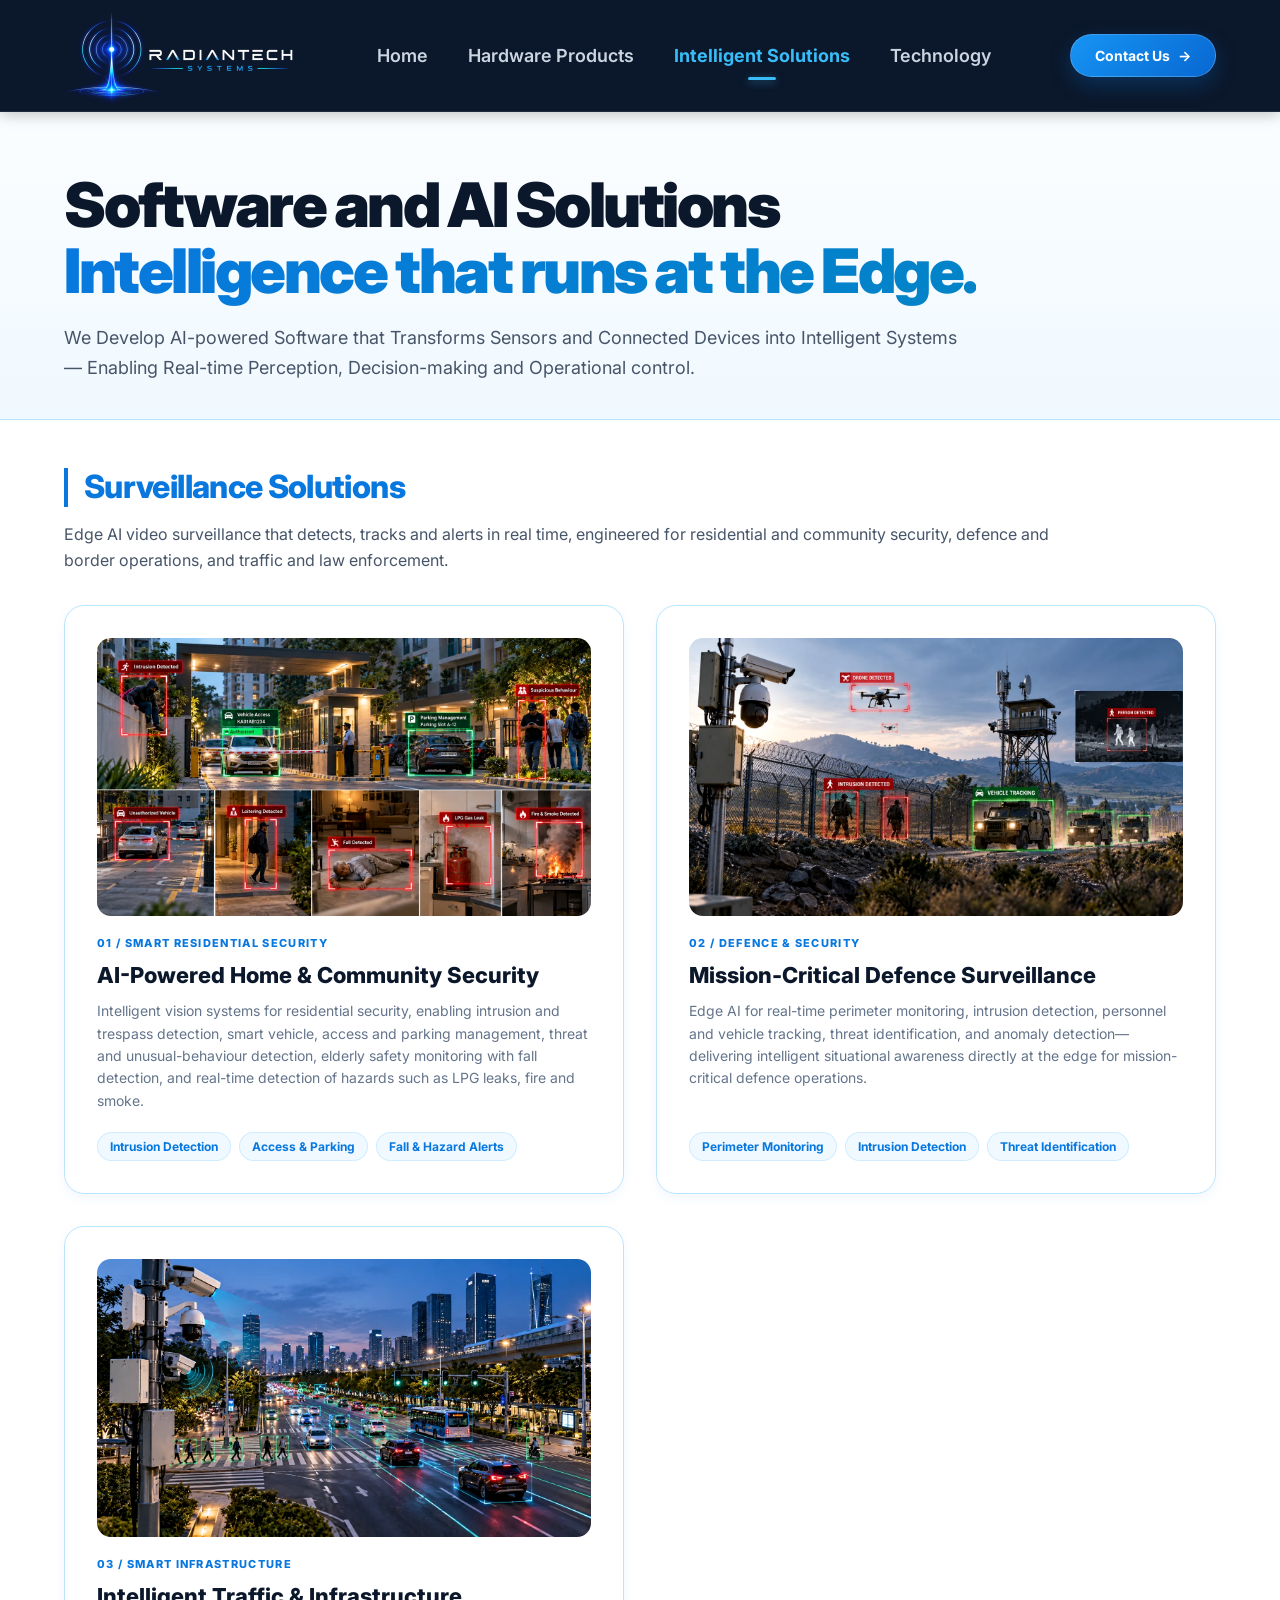
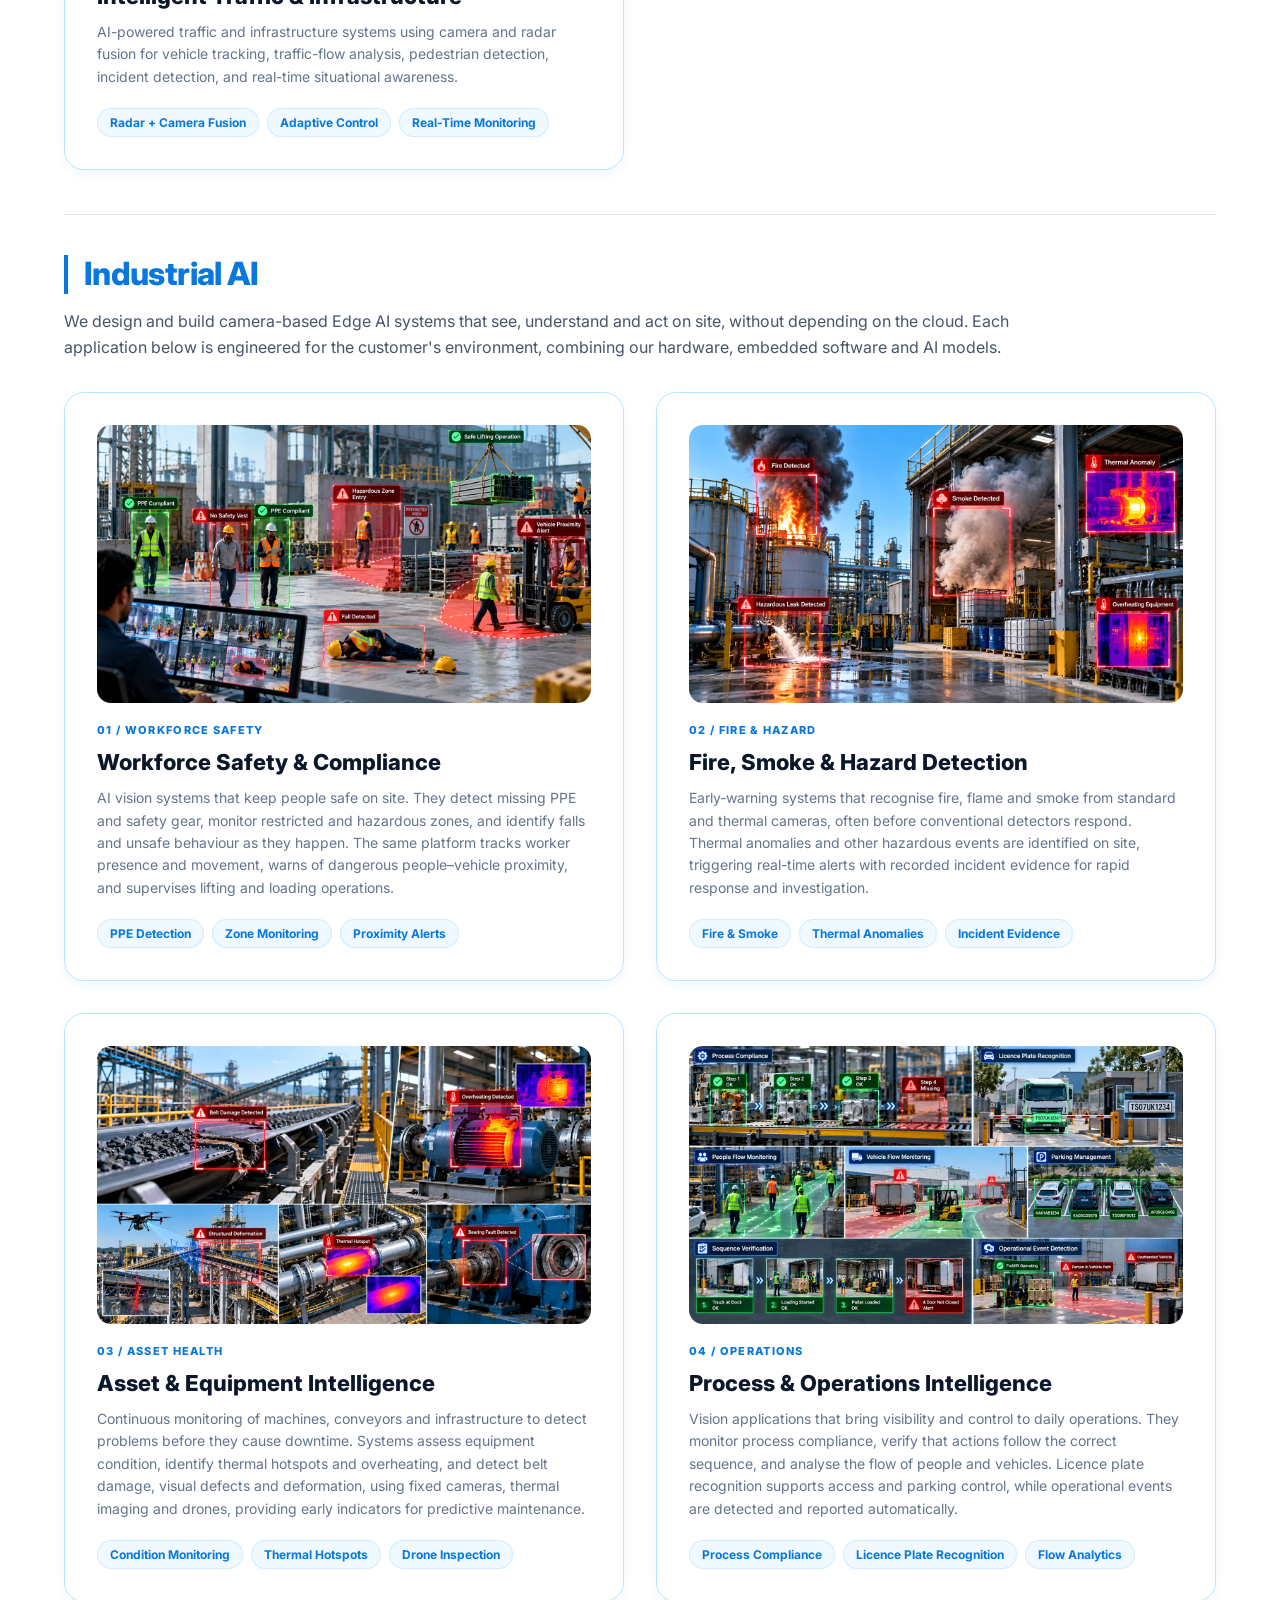
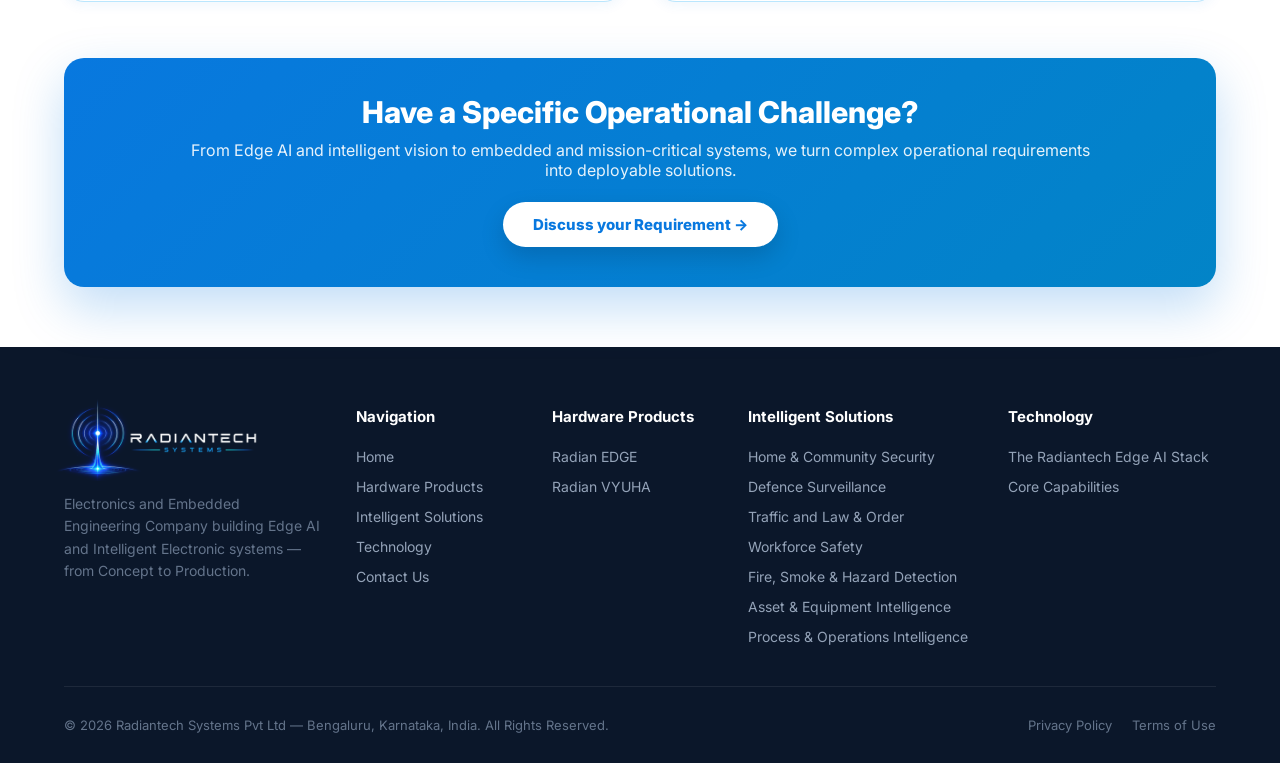
<file: solutions.html>
<!doctype html>
<html lang="en">
<head>
  <meta charset="UTF-8">
  <meta name="viewport" content="width=device-width, initial-scale=1.0">
  <meta name="description" content="Solutions by Radiantech Systems Pvt Ltd — End-to-end intelligent systems, intelligent surveillance, industrial edge IoT, defense electronics, and custom sensing platforms.">
  <title>Intelligent Solutions | RADIANTECH SYSTEMS</title>
  <link rel="preconnect" href="https://fonts.googleapis.com">
  <link rel="preconnect" href="https://fonts.gstatic.com" crossorigin>
  <link href="https://fonts.googleapis.com/css2?family=Inter:wght@400;500;600;700;800;900&display=swap" rel="stylesheet">
  <link rel="stylesheet" href="./src/styles.css">
</head>
<body>

  <!-- HEADER / NAVIGATION -->
  <header class="nav">
    <a class="brand" href="index.html">
      <img src="./assets/horizontal_logo_navy.png" alt="RADIANTECH SYSTEMS Logo">
    </a>
    
    <nav>
      <a href="index.html">Home</a>
      <a href="products.html">Hardware Products</a>
      <a class="active" href="solutions.html">Intelligent Solutions</a>
      <a href="technology.html">Technology</a>
    </nav>
    
    <a class="contact-pill-btn" href="contact-details.html">
      Contact Us <span>→</span>
    </a>
    
    <button class="menu-btn" aria-label="Toggle navigation menu">☰</button>
  </header>

  <main>
    <!-- PAGE HERO -->
    <section class="page-hero page-hero--solutions">
      <div class="hero-container">
        <!-- paragraph is exactly as wide as the heading (ends under "Edge.") -->
        <div class="products-intro">
        <h1>Software and AI Solutions<br><span class="blue-text">Intelligence that runs at the Edge.</span></h1>
        <p class="hero-lead">We Develop AI-powered Software that Transforms Sensors and Connected Devices into Intelligent Systems — Enabling Real-time Perception, Decision-making and Operational control.</p>
        </div>
      </div>
    </section>

    <!-- SOLUTIONS WE OFFER -->
    <section class="section-container solutions-offer">
      <!-- A) Surveillance Solutions -->
      <div class="solutions-group">
        <h3 class="solutions-subtitle">Surveillance Solutions</h3>
        <p class="solutions-subdesc">Edge AI video surveillance that detects, tracks and alerts in real time, engineered for residential and community security, defence and border operations, and traffic and law enforcement.</p>
        <div class="cards-grid-2">

        <!-- Surveillance 1 -->
        <article class="feature-card" id="home-community-security">
          <img src="./assets/surveillance_community_dashboard.webp" alt="AI security dashboard for a residential community flagging intrusion, vehicle access, parking, suspicious behaviour, loitering, a fall, an LPG gas leak, and fire and smoke" class="feature-card-img">
          <span class="card-num-tag">01 / SMART RESIDENTIAL SECURITY</span>
          <h3>AI-Powered Home & Community Security</h3>
          <p>Intelligent vision systems for residential security, enabling intrusion and trespass detection, smart vehicle, access and parking management, threat and unusual-behaviour detection, elderly safety monitoring with fall detection, and real-time detection of hazards such as LPG leaks, fire and smoke.</p>
          <div class="tag-list">
            <span class="tag-badge">Intrusion Detection</span>
            <span class="tag-badge">Access &amp; Parking</span>
            <span class="tag-badge">Fall &amp; Hazard Alerts</span>
          </div>
        </article>

        <!-- Surveillance 2 -->
        <article class="feature-card" id="defence-surveillance">
          <img src="./assets/surveillance_defence_perimeter.webp" alt="AI surveillance at a military perimeter detecting a drone, intruders at the fence, tracked vehicles and a person on thermal camera" class="feature-card-img">
          <span class="card-num-tag">02 / DEFENCE &amp; SECURITY</span>
          <h3>Mission-Critical Defence Surveillance</h3>
          <p>Edge AI for real-time perimeter monitoring, intrusion detection, personnel and vehicle tracking, threat identification, and anomaly detection—delivering intelligent situational awareness directly at the edge for mission-critical defence operations.</p>
          <div class="tag-list">
            <span class="tag-badge">Perimeter Monitoring</span>
            <span class="tag-badge">Intrusion Detection</span>
            <span class="tag-badge">Threat Identification</span>
          </div>
        </article>

        <!-- Surveillance 3 -->
        <article class="feature-card" id="traffic-law-order">
          <img src="./assets/surveillance_traffic_city.webp" alt="Smart city traffic intelligence at dusk with roadside AI cameras tracking vehicles, buses, two-wheelers and pedestrians at an intersection" class="feature-card-img">
          <span class="card-num-tag">03 / SMART INFRASTRUCTURE</span>
          <h3>Intelligent Traffic &amp; Infrastructure</h3>
          <p>AI-powered traffic and infrastructure systems using camera and radar fusion for vehicle tracking, traffic-flow analysis, pedestrian detection, incident detection, and real-time situational awareness.</p>
          <div class="tag-list">
            <span class="tag-badge">Radar + Camera Fusion</span>
            <span class="tag-badge">Adaptive Control</span>
            <span class="tag-badge">Real-Time Monitoring</span>
          </div>
        </article>

        </div>
      </div>

      <!-- B) Industrial AI -->
      <div class="solutions-group">
        <h3 class="solutions-subtitle">Industrial AI</h3>
        <p class="solutions-subdesc">We design and build camera-based Edge AI systems that see, understand and act on site, without depending on the cloud. Each application below is engineered for the customer's environment, combining our hardware, embedded software and AI models.</p>
        <div class="cards-grid-2">


        <article class="feature-card" id="workforce-safety">
          <img src="./assets/industrial_safety_dashboard.webp" alt="AI vision safety dashboard on a construction site flagging PPE compliance, a missing safety vest, hazardous zone entry, safe lifting, vehicle proximity and a fall" class="feature-card-img">
          <span class="card-num-tag">01 / WORKFORCE SAFETY</span>
          <h3>Workforce Safety &amp; Compliance</h3>
          <p>AI vision systems that keep people safe on site. They detect missing PPE and safety gear, monitor restricted and hazardous zones, and identify falls and unsafe behaviour as they happen. The same platform tracks worker presence and movement, warns of dangerous people–vehicle proximity, and supervises lifting and loading operations.</p>
          <div class="tag-list">
            <span class="tag-badge">PPE Detection</span>
            <span class="tag-badge">Zone Monitoring</span>
            <span class="tag-badge">Proximity Alerts</span>
          </div>
        </article>

        <article class="feature-card" id="fire-hazard">
          <img src="./assets/industrial_hazard_dashboard.webp" alt="AI vision hazard detection at an industrial plant flagging fire, smoke, a hazardous leak, a thermal anomaly and overheating equipment" class="feature-card-img">
          <span class="card-num-tag">02 / FIRE &amp; HAZARD</span>
          <h3>Fire, Smoke &amp; Hazard Detection</h3>
          <p>Early-warning systems that recognise fire, flame and smoke from standard and thermal cameras, often before conventional detectors respond. Thermal anomalies and other hazardous events are identified on site, triggering real-time alerts with recorded incident evidence for rapid response and investigation.</p>
          <div class="tag-list">
            <span class="tag-badge">Fire &amp; Smoke</span>
            <span class="tag-badge">Thermal Anomalies</span>
            <span class="tag-badge">Incident Evidence</span>
          </div>
        </article>

        <article class="feature-card" id="asset-equipment">
          <img src="./assets/industrial_monitoring_dashboard.webp" alt="AI asset monitoring detecting conveyor belt damage, motor overheating, structural deformation by drone, a pipeline thermal hotspot and a bearing fault" class="feature-card-img">
          <span class="card-num-tag">03 / ASSET HEALTH</span>
          <h3>Asset &amp; Equipment Intelligence</h3>
          <p>Continuous monitoring of machines, conveyors and infrastructure to detect problems before they cause downtime. Systems assess equipment condition, identify thermal hotspots and overheating, and detect belt damage, visual defects and deformation, using fixed cameras, thermal imaging and drones, providing early indicators for predictive maintenance.</p>
          <div class="tag-list">
            <span class="tag-badge">Condition Monitoring</span>
            <span class="tag-badge">Thermal Hotspots</span>
            <span class="tag-badge">Drone Inspection</span>
          </div>
        </article>

        <article class="feature-card" id="process-operations">
          <img src="./assets/industrial_operations_dashboard.webp" alt="AI operations dashboard showing process compliance, licence plate recognition, people and vehicle flow, parking management, sequence verification and operational event detection" class="feature-card-img">
          <span class="card-num-tag">04 / OPERATIONS</span>
          <h3>Process &amp; Operations Intelligence</h3>
          <p>Vision applications that bring visibility and control to daily operations. They monitor process compliance, verify that actions follow the correct sequence, and analyse the flow of people and vehicles. Licence plate recognition supports access and parking control, while operational events are detected and reported automatically.</p>
          <div class="tag-list">
            <span class="tag-badge">Process Compliance</span>
            <span class="tag-badge">Licence Plate Recognition</span>
            <span class="tag-badge">Flow Analytics</span>
          </div>
        </article>

        </div>
      </div>
    </section>

    <!-- CALL TO ACTION BANNER -->
    <section class="cta-banner">
      <h2>Have a Specific Operational Challenge?</h2>
      <p>From Edge AI and intelligent vision to embedded and mission-critical systems, we turn complex operational requirements into deployable solutions.</p>
      <a href="contact.html" class="btn-white">Discuss your Requirement →</a>
    </section>
  </main>

  <!-- FOOTER -->
  <footer>
    <div class="footer-top">
      <div class="footer-brand">
        <img src="./assets/horizontal_logo_navy.png" alt="RADIANTECH SYSTEMS Logo">
        <p>Electronics and Embedded Engineering Company building Edge AI and Intelligent Electronic systems — from Concept to Production.</p>
      </div>

      <div class="footer-col">
        <h5>Navigation</h5>
        <ul>
          <li><a href="index.html">Home</a></li>
          <li><a href="products.html">Hardware Products</a></li>
          <li><a href="solutions.html">Intelligent Solutions</a></li>
          <li><a href="technology.html">Technology</a></li>
          <li><a href="contact-details.html">Contact Us</a></li>
        </ul>
      </div>

      <div class="footer-col">
        <h5>Hardware Products</h5>
        <ul>
          <li><a href="products.html">Radian EDGE</a></li>
          <li><a href="products.html">Radian VYUHA</a></li>
        </ul>
      </div>

      <div class="footer-col">
        <h5>Intelligent Solutions</h5>
        <ul>
          <li><a href="solutions.html#home-community-security">Home &amp; Community Security</a></li>
          <li><a href="solutions.html#defence-surveillance">Defence Surveillance</a></li>
          <li><a href="solutions.html#traffic-law-order">Traffic and Law &amp; Order</a></li>
          <li><a href="solutions.html#workforce-safety">Workforce Safety</a></li>
          <li><a href="solutions.html#fire-hazard">Fire, Smoke &amp; Hazard Detection</a></li>
          <li><a href="solutions.html#asset-equipment">Asset &amp; Equipment Intelligence</a></li>
          <li><a href="solutions.html#process-operations">Process &amp; Operations Intelligence</a></li>
        </ul>
      </div>

      <div class="footer-col">
        <h5>Technology</h5>
        <ul>
          <li><a href="technology.html#edge-ai-stack">The Radiantech Edge AI Stack</a></li>
          <li><a href="technology.html#core-capabilities">Core Capabilities</a></li>
        </ul>
      </div>

    </div>

    <div class="footer-bottom">
      <span>© 2026 Radiantech Systems Pvt Ltd — Bengaluru, Karnataka, India. All Rights Reserved.</span>
      <div class="footer-bottom-links">
        <a href="privacy-policy.html">Privacy Policy</a>
        <a href="terms-of-use.html">Terms of Use</a>
      </div>
    </div>
  </footer>

  <script type="module" src="./src/main.js"></script>
</body>
</html>
</file>
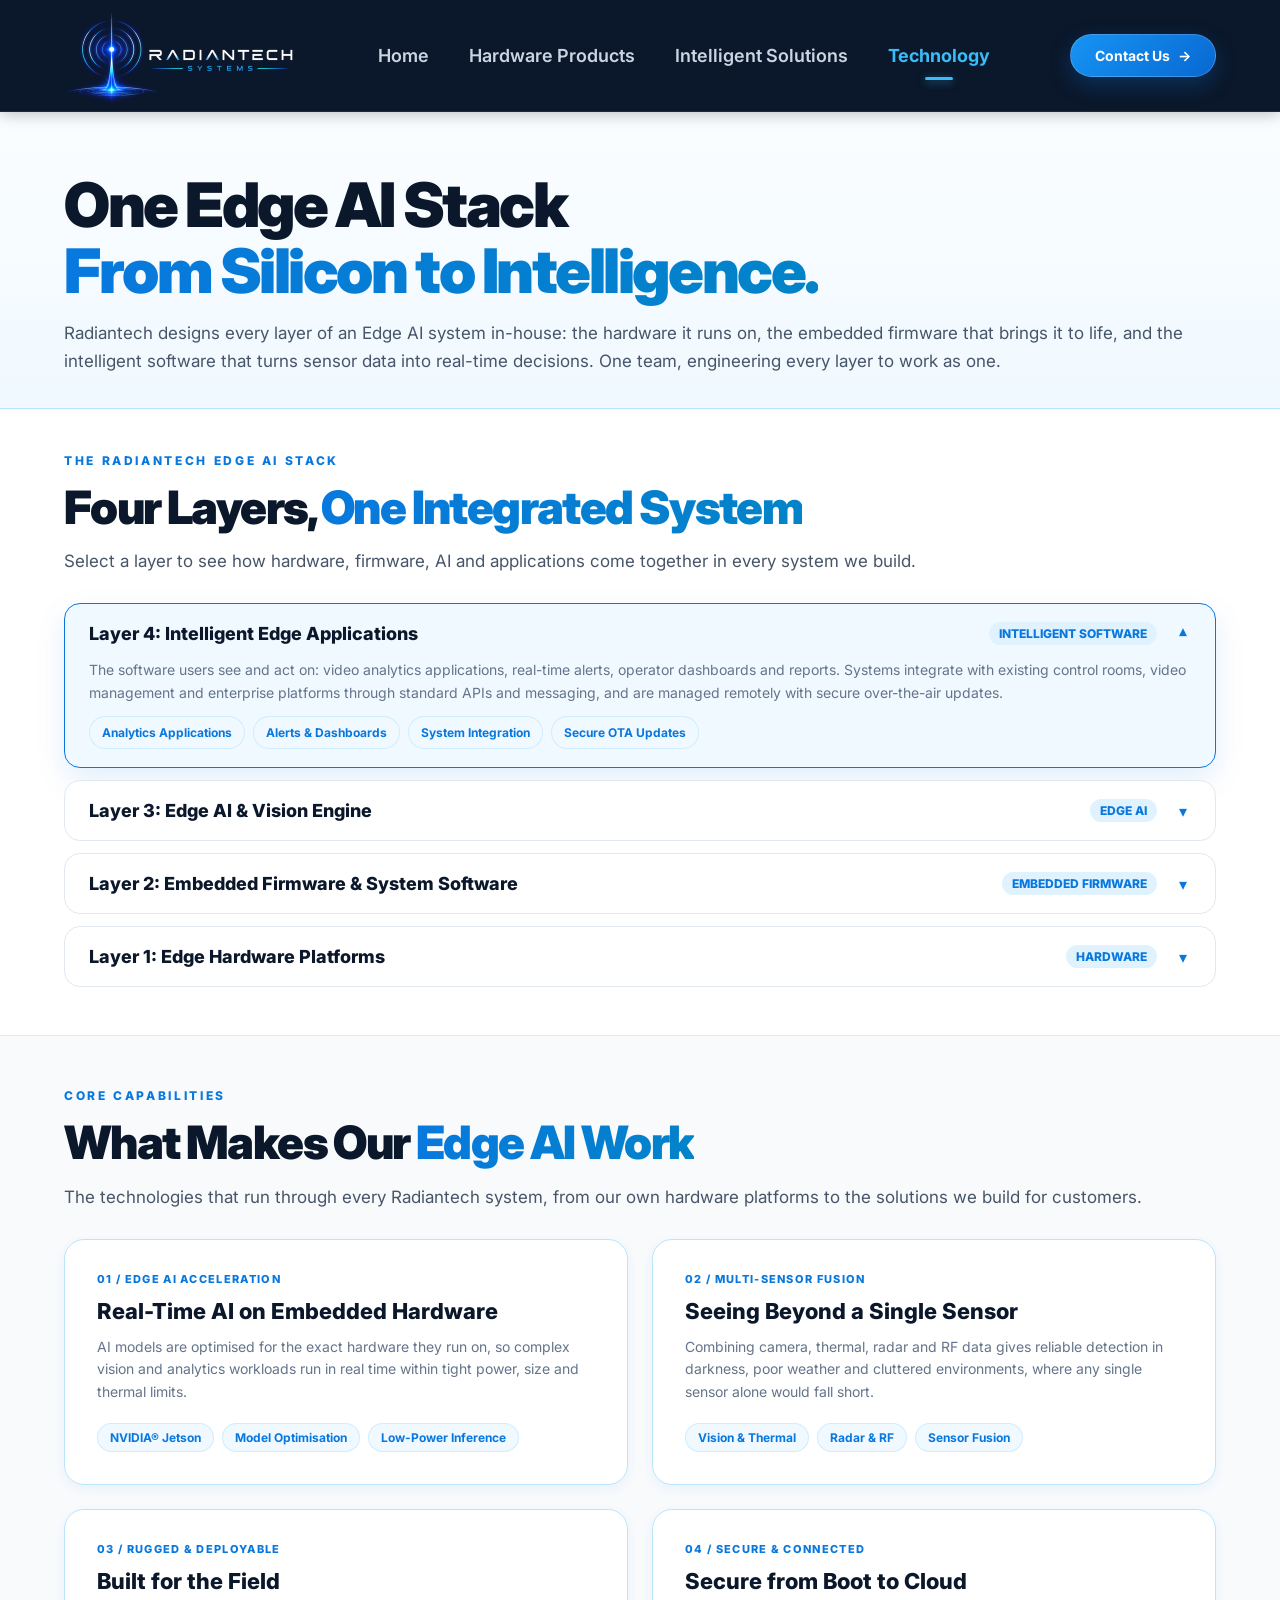
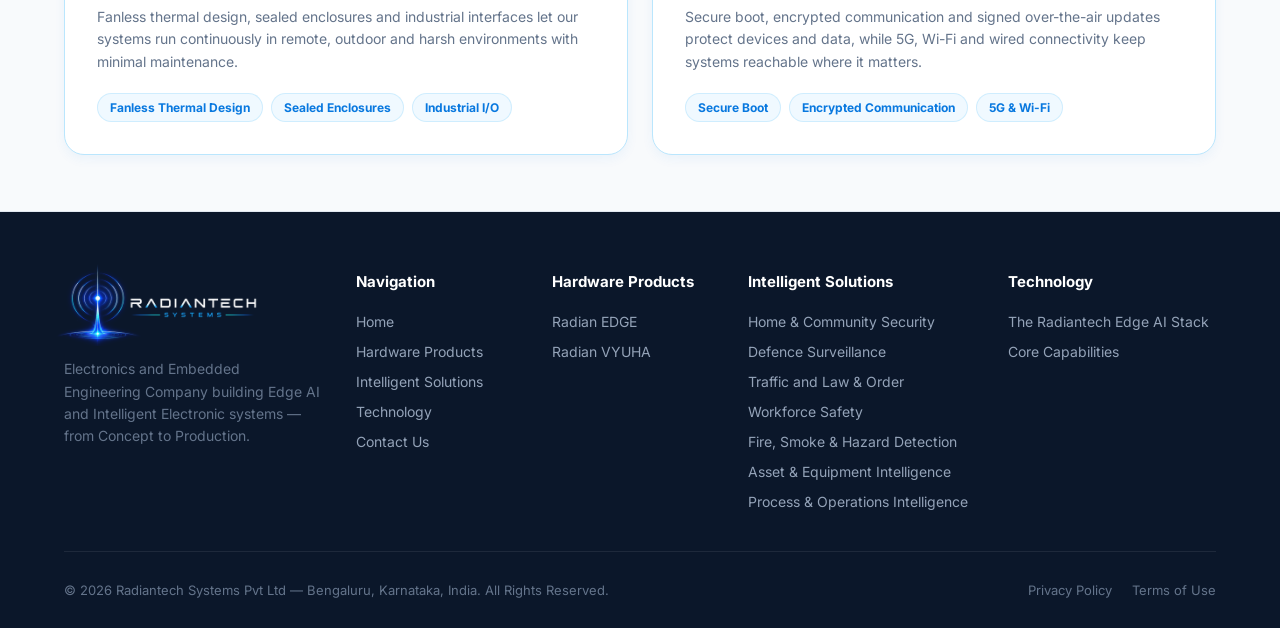
<file: technology.html>
<!doctype html>
<html lang="en">
<head>
  <meta charset="UTF-8">
  <meta name="viewport" content="width=device-width, initial-scale=1.0">
  <meta name="description" content="The Radiantech Edge AI stack: edge hardware platforms, embedded firmware, AI and vision engines, and intelligent applications, all engineered in-house as one integrated system.">
  <title>Edge AI Technology | RADIANTECH SYSTEMS</title>
  <link rel="preconnect" href="https://fonts.googleapis.com">
  <link rel="preconnect" href="https://fonts.gstatic.com" crossorigin>
  <link href="https://fonts.googleapis.com/css2?family=Inter:wght@400;500;600;700;800;900&display=swap" rel="stylesheet">
  <link rel="stylesheet" href="./src/styles.css">
</head>
<body>

  <!-- HEADER / NAVIGATION -->
  <header class="nav">
    <a class="brand" href="index.html">
      <img src="./assets/horizontal_logo_navy.png" alt="RADIANTECH SYSTEMS Logo">
    </a>
    
    <nav>
      <a href="index.html">Home</a>
      <a href="products.html">Hardware Products</a>
      <a href="solutions.html">Intelligent Solutions</a>
      <a class="active" href="technology.html">Technology</a>
    </nav>
    
    <a class="contact-pill-btn" href="contact-details.html">
      Contact Us <span>→</span>
    </a>
    
    <button class="menu-btn" aria-label="Toggle navigation menu">☰</button>
  </header>

  <main>
    <!-- PAGE HERO -->
    <section class="page-hero page-hero--technology">
      <div class="hero-container">
        <!-- paragraph is exactly as wide as the heading -->
        <div class="products-intro">
        <h1>One Edge AI Stack<br><span class="blue-text">From Silicon to Intelligence.</span></h1>
        <p class="hero-lead">Radiantech designs every layer of an Edge AI system in-house: the hardware it runs on, the embedded firmware that brings it to life, and the intelligent software that turns sensor data into real-time decisions. One team, engineering every layer to work as one.</p>
        </div>
      </div>
    </section>

    <!-- EDGE AI STACK: interactive layer selector -->
    <section id="edge-ai-stack" class="section-container tech-stack">
      <div class="section-header">
        <p class="hero-eyebrow">THE RADIANTECH EDGE AI STACK</p>
        <h2 class="section-title">Four Layers, <span>One Integrated System</span></h2>
        <p class="section-desc">Select a layer to see how hardware, firmware, AI and applications come together in every system we build.</p>
      </div>

      <div class="layer-selector">

        <!-- Layer 4 -->
        <div class="layer-item active" id="layer-applications">
          <div class="layer-header">
            <span class="layer-title">Layer 4: Intelligent Edge Applications</span>
            <span class="layer-badge">INTELLIGENT SOFTWARE</span>
          </div>
          <div class="layer-details">
            <p>The software users see and act on: video analytics applications, real-time alerts, operator dashboards and reports. Systems integrate with existing control rooms, video management and enterprise platforms through standard APIs and messaging, and are managed remotely with secure over-the-air updates.</p>
            <div class="tag-list" style="margin-top: 12px;">
              <span class="tag-badge">Analytics Applications</span>
              <span class="tag-badge">Alerts &amp; Dashboards</span>
              <span class="tag-badge">System Integration</span>
              <span class="tag-badge">Secure OTA Updates</span>
            </div>
          </div>
        </div>
        <!-- Layer 3 -->
        <div class="layer-item" id="layer-edge-ai">
          <div class="layer-header">
            <span class="layer-title">Layer 3: Edge AI &amp; Vision Engine</span>
            <span class="layer-badge">EDGE AI</span>
          </div>
          <div class="layer-details">
            <p>The intelligence of the system. We select, train and optimise AI models to run in real time on embedded hardware, building accelerated multi-camera video pipelines and fusing data from vision, thermal, radar and RF sensors to detect, classify and track reliably in the field.</p>
            <div class="tag-list" style="margin-top: 12px;">
              <span class="tag-badge">Model Training &amp; Optimisation</span>
              <span class="tag-badge">Accelerated Inference</span>
              <span class="tag-badge">Multi-Camera Pipelines</span>
              <span class="tag-badge">Sensor Fusion</span>
            </div>
          </div>
        </div>
        <!-- Layer 2 -->
        <div class="layer-item" id="layer-firmware">
          <div class="layer-header">
            <span class="layer-title">Layer 2: Embedded Firmware &amp; System Software</span>
            <span class="layer-badge">EMBEDDED FIRMWARE</span>
          </div>
          <div class="layer-details">
            <p>The software that brings the hardware to life: board support packages, customised embedded Linux, device drivers and bootloaders, real-time firmware for microcontrollers, and FPGA logic for high-speed signal processing, all built with secure boot and long-term maintainability in mind.</p>
            <div class="tag-list" style="margin-top: 12px;">
              <span class="tag-badge">BSP &amp; Embedded Linux</span>
              <span class="tag-badge">Device Drivers</span>
              <span class="tag-badge">RTOS Firmware</span>
              <span class="tag-badge">FPGA &amp; DSP</span>
            </div>
          </div>
        </div>
        <!-- Layer 1 -->
        <div class="layer-item" id="layer-hardware">
          <div class="layer-header">
            <span class="layer-title">Layer 1: Edge Hardware Platforms</span>
            <span class="layer-badge">HARDWARE</span>
          </div>
          <div class="layer-details">
            <p>The physical foundation: edge computing platforms built on NVIDIA&reg; Jetson Orin&trade;, custom carrier boards and multilayer PCB design, camera, sensor and RF interfaces, PoE and wireless connectivity, and rugged, fanless enclosures engineered for heat, dust and vibration.</p>
            <div class="tag-list" style="margin-top: 12px;">
              <span class="tag-badge">NVIDIA&reg; Jetson Orin&trade;</span>
              <span class="tag-badge">Custom Boards &amp; PCB</span>
              <span class="tag-badge">Sensor &amp; RF Interfaces</span>
              <span class="tag-badge">Rugged Fanless Design</span>
            </div>
          </div>
        </div>

      </div>
    </section>

    <!-- CORE TECHNOLOGY CAPABILITIES -->
    <section id="core-capabilities" class="section-container tech-capabilities" style="background: #f8fafc; border-top: 1px solid var(--border-light); border-bottom: 1px solid var(--border-light);">
      <div class="section-header">
        <p class="hero-eyebrow">CORE CAPABILITIES</p>
        <h2 class="section-title">What Makes Our <span>Edge AI Work</span></h2>
        <p class="section-desc">The technologies that run through every Radiantech system, from our own hardware platforms to the solutions we build for customers.</p>
      </div>

      <div class="cards-grid-2">

        <div class="feature-card">
          <span class="card-num-tag">01 / EDGE AI ACCELERATION</span>
          <h3>Real-Time AI on Embedded Hardware</h3>
          <p>AI models are optimised for the exact hardware they run on, so complex vision and analytics workloads run in real time within tight power, size and thermal limits.</p>
          <div class="tag-list">
            <span class="tag-badge">NVIDIA&reg; Jetson</span>
            <span class="tag-badge">Model Optimisation</span>
            <span class="tag-badge">Low-Power Inference</span>
          </div>
        </div>
        <div class="feature-card">
          <span class="card-num-tag">02 / MULTI-SENSOR FUSION</span>
          <h3>Seeing Beyond a Single Sensor</h3>
          <p>Combining camera, thermal, radar and RF data gives reliable detection in darkness, poor weather and cluttered environments, where any single sensor alone would fall short.</p>
          <div class="tag-list">
            <span class="tag-badge">Vision &amp; Thermal</span>
            <span class="tag-badge">Radar &amp; RF</span>
            <span class="tag-badge">Sensor Fusion</span>
          </div>
        </div>
        <div class="feature-card">
          <span class="card-num-tag">03 / RUGGED &amp; DEPLOYABLE</span>
          <h3>Built for the Field</h3>
          <p>Fanless thermal design, sealed enclosures and industrial interfaces let our systems run continuously in remote, outdoor and harsh environments with minimal maintenance.</p>
          <div class="tag-list">
            <span class="tag-badge">Fanless Thermal Design</span>
            <span class="tag-badge">Sealed Enclosures</span>
            <span class="tag-badge">Industrial I/O</span>
          </div>
        </div>
        <div class="feature-card">
          <span class="card-num-tag">04 / SECURE &amp; CONNECTED</span>
          <h3>Secure from Boot to Cloud</h3>
          <p>Secure boot, encrypted communication and signed over-the-air updates protect devices and data, while 5G, Wi-Fi and wired connectivity keep systems reachable where it matters.</p>
          <div class="tag-list">
            <span class="tag-badge">Secure Boot</span>
            <span class="tag-badge">Encrypted Communication</span>
            <span class="tag-badge">5G &amp; Wi-Fi</span>
          </div>
        </div>

      </div>
    </section>

  </main>

  <!-- FOOTER -->
  <footer>
    <div class="footer-top">
      <div class="footer-brand">
        <img src="./assets/horizontal_logo_navy.png" alt="RADIANTECH SYSTEMS Logo">
        <p>Electronics and Embedded Engineering Company building Edge AI and Intelligent Electronic systems — from Concept to Production.</p>
      </div>

      <div class="footer-col">
        <h5>Navigation</h5>
        <ul>
          <li><a href="index.html">Home</a></li>
          <li><a href="products.html">Hardware Products</a></li>
          <li><a href="solutions.html">Intelligent Solutions</a></li>
          <li><a href="technology.html">Technology</a></li>
          <li><a href="contact-details.html">Contact Us</a></li>
        </ul>
      </div>

      <div class="footer-col">
        <h5>Hardware Products</h5>
        <ul>
          <li><a href="products.html">Radian EDGE</a></li>
          <li><a href="products.html">Radian VYUHA</a></li>
        </ul>
      </div>

      <div class="footer-col">
        <h5>Intelligent Solutions</h5>
        <ul>
          <li><a href="solutions.html#home-community-security">Home &amp; Community Security</a></li>
          <li><a href="solutions.html#defence-surveillance">Defence Surveillance</a></li>
          <li><a href="solutions.html#traffic-law-order">Traffic and Law &amp; Order</a></li>
          <li><a href="solutions.html#workforce-safety">Workforce Safety</a></li>
          <li><a href="solutions.html#fire-hazard">Fire, Smoke &amp; Hazard Detection</a></li>
          <li><a href="solutions.html#asset-equipment">Asset &amp; Equipment Intelligence</a></li>
          <li><a href="solutions.html#process-operations">Process &amp; Operations Intelligence</a></li>
        </ul>
      </div>

      <div class="footer-col">
        <h5>Technology</h5>
        <ul>
          <li><a href="technology.html#edge-ai-stack">The Radiantech Edge AI Stack</a></li>
          <li><a href="technology.html#core-capabilities">Core Capabilities</a></li>
        </ul>
      </div>

    </div>

    <div class="footer-bottom">
      <span>© 2026 Radiantech Systems Pvt Ltd — Bengaluru, Karnataka, India. All Rights Reserved.</span>
      <div class="footer-bottom-links">
        <a href="privacy-policy.html">Privacy Policy</a>
        <a href="terms-of-use.html">Terms of Use</a>
      </div>
    </div>
  </footer>

  <script type="module" src="./src/main.js"></script>
  <!-- layer selector: click (or Enter/Space) opens a layer's details. Inline so it works even when the page is opened as a file -->
  <script>
    (function () {
      var layers = document.querySelectorAll('.layer-item');
      function open(item) {
        layers.forEach(function (l) {
          l.classList.toggle('active', l === item);
          l.setAttribute('aria-expanded', l === item ? 'true' : 'false');
        });
      }
      var target = location.hash ? document.getElementById(location.hash.slice(1)) : null;
      if (target && target.classList.contains('layer-item')) { open(target); }
      layers.forEach(function (item) {
        item.setAttribute('role', 'button');
        item.setAttribute('tabindex', '0');
        item.setAttribute('aria-expanded', item.classList.contains('active') ? 'true' : 'false');
        item.addEventListener('click', function () { open(item); });
        item.addEventListener('keydown', function (e) {
          if (e.key === 'Enter' || e.key === ' ') { e.preventDefault(); open(item); }
        });
      });
    })();
  </script>
</body>
</html>
</file>
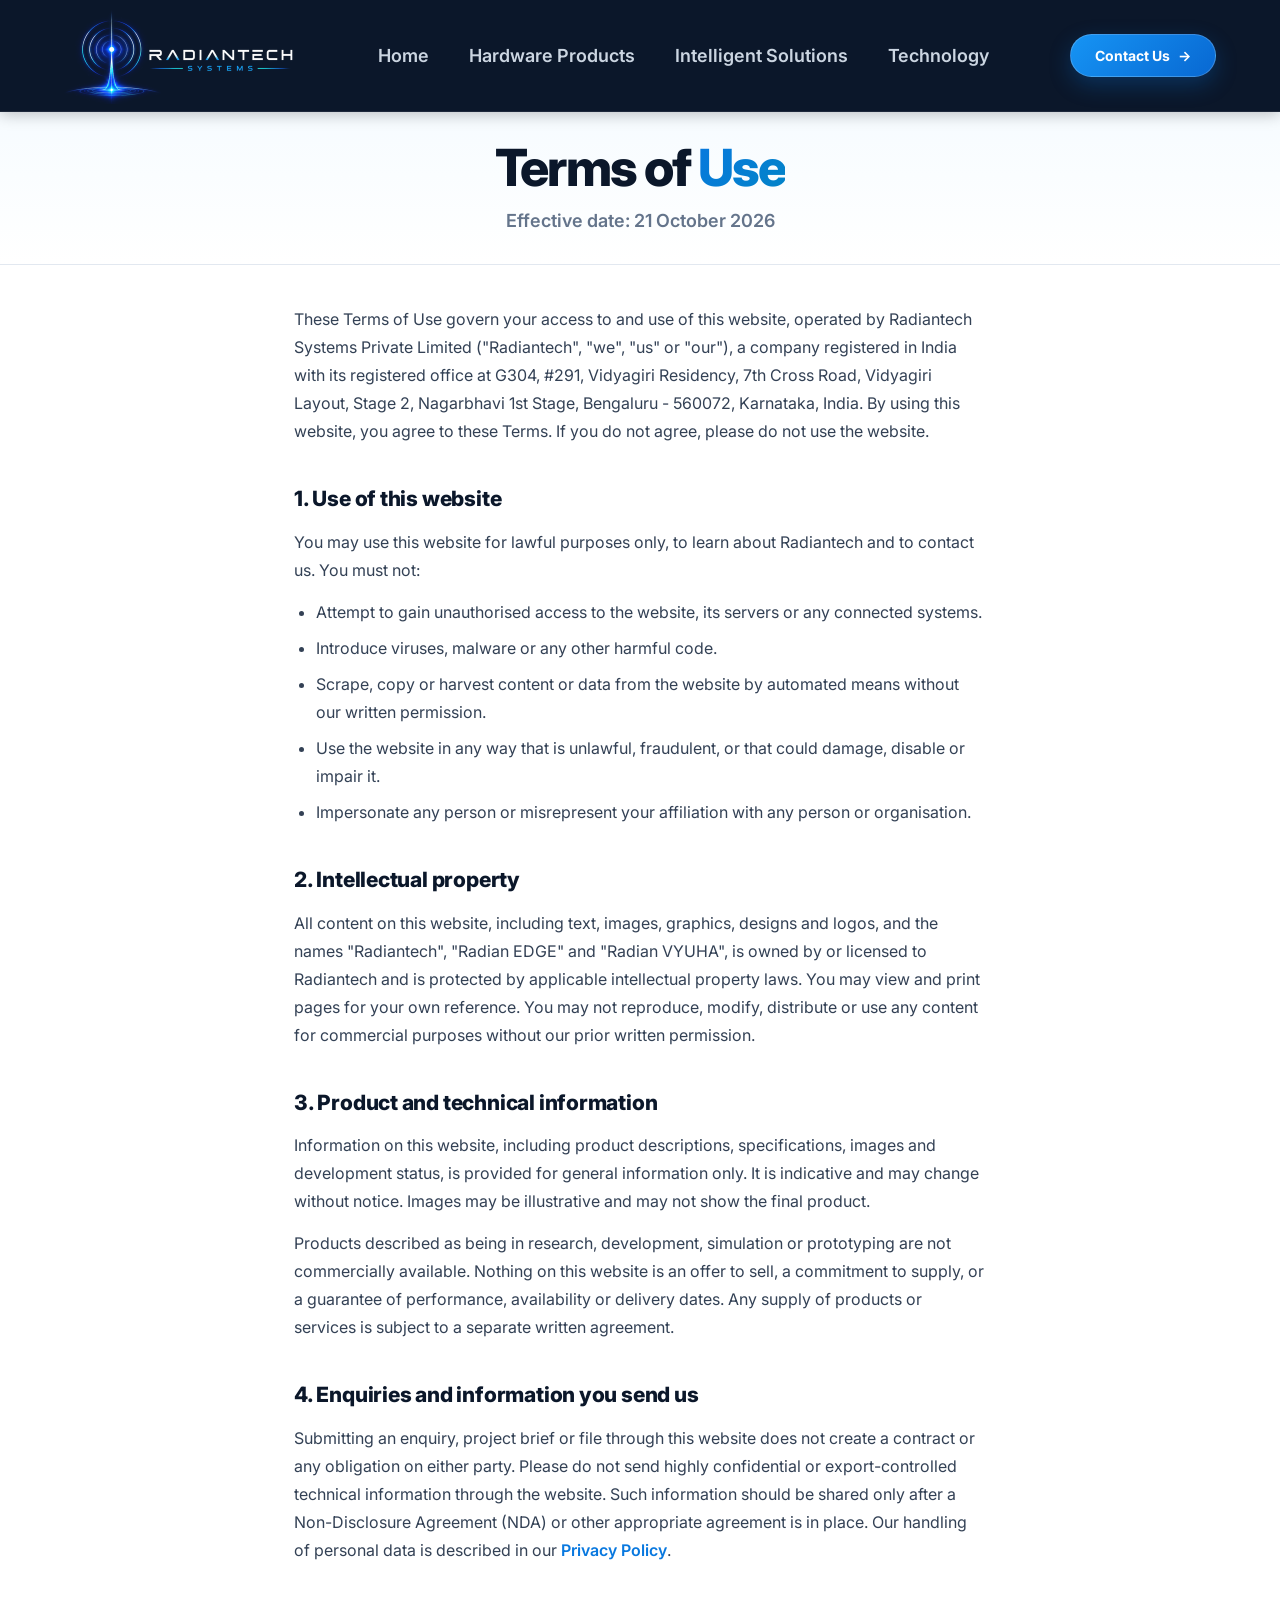
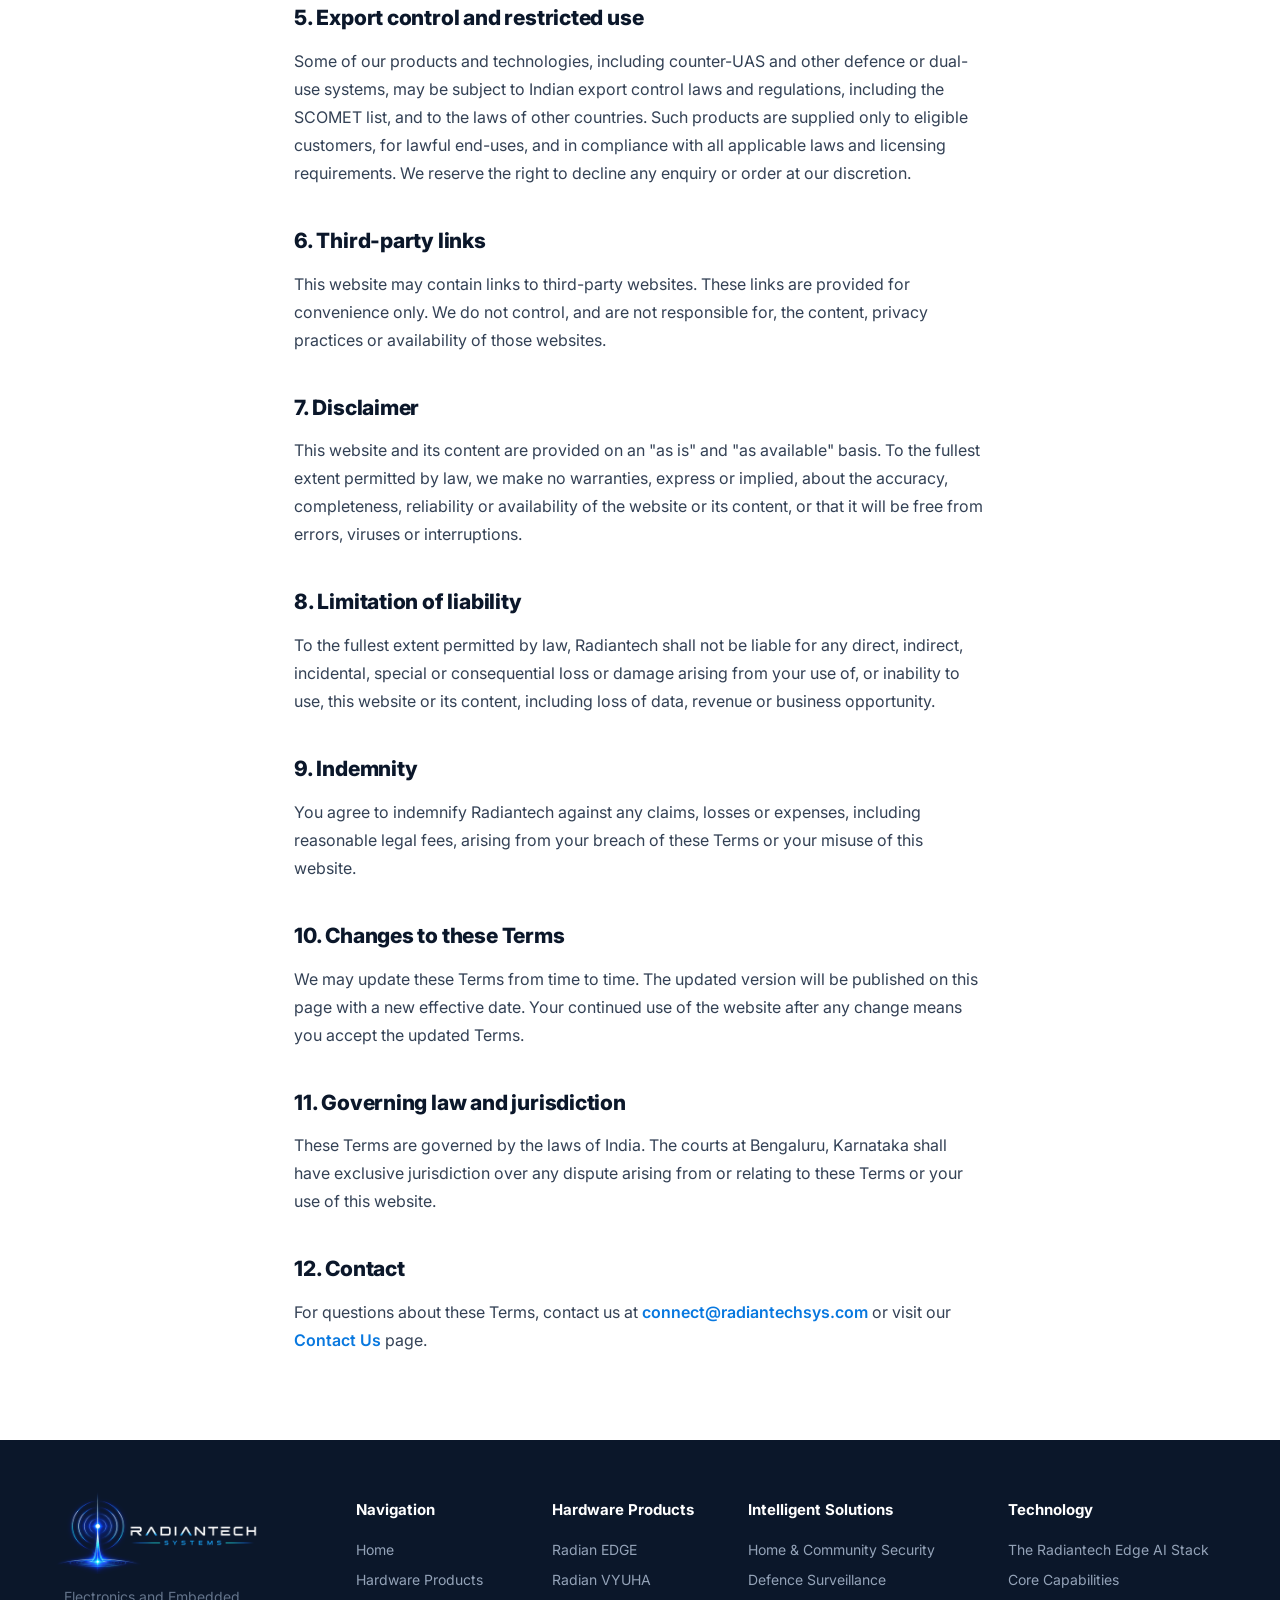
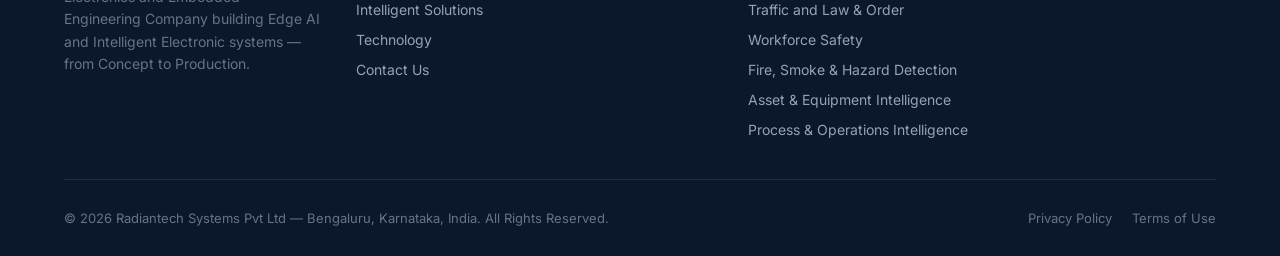
<file: terms-of-use.html>
<!doctype html>
<html lang="en">
<head>
  <meta charset="UTF-8">
  <meta name="viewport" content="width=device-width, initial-scale=1.0">
  <meta name="description" content="Terms governing the use of the Radiantech Systems Private Limited website.">
  <title>Terms of Use | RADIANTECH SYSTEMS</title>
  <link rel="preconnect" href="https://fonts.googleapis.com">
  <link rel="preconnect" href="https://fonts.gstatic.com" crossorigin>
  <link href="https://fonts.googleapis.com/css2?family=Inter:wght@400;500;600;700;800;900&display=swap" rel="stylesheet">
  <link rel="stylesheet" href="./src/styles.css">
</head>
<body>

  <!-- HEADER / NAVIGATION -->
  <header class="nav">
    <a class="brand" href="index.html">
      <img src="./assets/horizontal_logo_navy.png" alt="RADIANTECH SYSTEMS Logo">
    </a>
    
    <nav>
      <a href="index.html">Home</a>
      <a href="products.html">Hardware Products</a>
      <a href="solutions.html">Intelligent Solutions</a>
      <a href="technology.html">Technology</a>
    </nav>
    
    <a class="contact-pill-btn" href="contact-details.html">
      Contact Us <span>→</span>
    </a>
    
    <button class="menu-btn" aria-label="Toggle navigation menu">☰</button>
  </header>

  <main>
    <!-- TERMS OF USE HERO -->
    <section class="contact-page-hero contact-page-hero--compact">
      <div class="hero-container">
        <h1>Terms of <span class="blue-text">Use</span></h1>
        <p class="legal-updated">Effective date: 21 October 2026</p>
      </div>
    </section>

    <!-- TERMS OF USE CONTENT: review with your legal advisor before publishing -->
    <section class="legal-content">

      <p>These Terms of Use govern your access to and use of this website, operated by Radiantech Systems Private Limited ("Radiantech", "we", "us" or "our"), a company registered in India with its registered office at G304, #291, Vidyagiri Residency, 7th Cross Road, Vidyagiri Layout, Stage 2, Nagarbhavi 1st Stage, Bengaluru - 560072, Karnataka, India. By using this website, you agree to these Terms. If you do not agree, please do not use the website.</p>

      <h2>1. Use of this website</h2>
      <p>You may use this website for lawful purposes only, to learn about Radiantech and to contact us. You must not:</p>
      <ul>
        <li>Attempt to gain unauthorised access to the website, its servers or any connected systems.</li>
        <li>Introduce viruses, malware or any other harmful code.</li>
        <li>Scrape, copy or harvest content or data from the website by automated means without our written permission.</li>
        <li>Use the website in any way that is unlawful, fraudulent, or that could damage, disable or impair it.</li>
        <li>Impersonate any person or misrepresent your affiliation with any person or organisation.</li>
      </ul>

      <h2>2. Intellectual property</h2>
      <p>All content on this website, including text, images, graphics, designs and logos, and the names "Radiantech", "Radian EDGE" and "Radian VYUHA", is owned by or licensed to Radiantech and is protected by applicable intellectual property laws. You may view and print pages for your own reference. You may not reproduce, modify, distribute or use any content for commercial purposes without our prior written permission.</p>

      <h2>3. Product and technical information</h2>
      <p>Information on this website, including product descriptions, specifications, images and development status, is provided for general information only. It is indicative and may change without notice. Images may be illustrative and may not show the final product.</p>
      <p>Products described as being in research, development, simulation or prototyping are not commercially available. Nothing on this website is an offer to sell, a commitment to supply, or a guarantee of performance, availability or delivery dates. Any supply of products or services is subject to a separate written agreement.</p>

      <h2>4. Enquiries and information you send us</h2>
      <p>Submitting an enquiry, project brief or file through this website does not create a contract or any obligation on either party. Please do not send highly confidential or export-controlled technical information through the website. Such information should be shared only after a Non-Disclosure Agreement (NDA) or other appropriate agreement is in place. Our handling of personal data is described in our <a href="privacy-policy.html">Privacy Policy</a>.</p>

      <h2>5. Export control and restricted use</h2>
      <p>Some of our products and technologies, including counter-UAS and other defence or dual-use systems, may be subject to Indian export control laws and regulations, including the SCOMET list, and to the laws of other countries. Such products are supplied only to eligible customers, for lawful end-uses, and in compliance with all applicable laws and licensing requirements. We reserve the right to decline any enquiry or order at our discretion.</p>

      <h2>6. Third-party links</h2>
      <p>This website may contain links to third-party websites. These links are provided for convenience only. We do not control, and are not responsible for, the content, privacy practices or availability of those websites.</p>

      <h2>7. Disclaimer</h2>
      <p>This website and its content are provided on an "as is" and "as available" basis. To the fullest extent permitted by law, we make no warranties, express or implied, about the accuracy, completeness, reliability or availability of the website or its content, or that it will be free from errors, viruses or interruptions.</p>

      <h2>8. Limitation of liability</h2>
      <p>To the fullest extent permitted by law, Radiantech shall not be liable for any direct, indirect, incidental, special or consequential loss or damage arising from your use of, or inability to use, this website or its content, including loss of data, revenue or business opportunity.</p>

      <h2>9. Indemnity</h2>
      <p>You agree to indemnify Radiantech against any claims, losses or expenses, including reasonable legal fees, arising from your breach of these Terms or your misuse of this website.</p>

      <h2>10. Changes to these Terms</h2>
      <p>We may update these Terms from time to time. The updated version will be published on this page with a new effective date. Your continued use of the website after any change means you accept the updated Terms.</p>

      <h2>11. Governing law and jurisdiction</h2>
      <p>These Terms are governed by the laws of India. The courts at Bengaluru, Karnataka shall have exclusive jurisdiction over any dispute arising from or relating to these Terms or your use of this website.</p>

      <h2>12. Contact</h2>
      <p>For questions about these Terms, contact us at <a href="mailto:connect@radiantechsys.com">connect@radiantechsys.com</a> or visit our <a href="contact-details.html">Contact Us</a> page.</p>

    </section>
  </main>

  <!-- FOOTER -->
  <footer>
    <div class="footer-top">
      <div class="footer-brand">
        <img src="./assets/horizontal_logo_navy.png" alt="RADIANTECH SYSTEMS Logo">
        <p>Electronics and Embedded Engineering Company building Edge AI and Intelligent Electronic systems — from Concept to Production.</p>
      </div>

      <div class="footer-col">
        <h5>Navigation</h5>
        <ul>
          <li><a href="index.html">Home</a></li>
          <li><a href="products.html">Hardware Products</a></li>
          <li><a href="solutions.html">Intelligent Solutions</a></li>
          <li><a href="technology.html">Technology</a></li>
          <li><a href="contact-details.html">Contact Us</a></li>
        </ul>
      </div>

      <div class="footer-col">
        <h5>Hardware Products</h5>
        <ul>
          <li><a href="products.html">Radian EDGE</a></li>
          <li><a href="products.html">Radian VYUHA</a></li>
        </ul>
      </div>

      <div class="footer-col">
        <h5>Intelligent Solutions</h5>
        <ul>
          <li><a href="solutions.html#home-community-security">Home &amp; Community Security</a></li>
          <li><a href="solutions.html#defence-surveillance">Defence Surveillance</a></li>
          <li><a href="solutions.html#traffic-law-order">Traffic and Law &amp; Order</a></li>
          <li><a href="solutions.html#workforce-safety">Workforce Safety</a></li>
          <li><a href="solutions.html#fire-hazard">Fire, Smoke &amp; Hazard Detection</a></li>
          <li><a href="solutions.html#asset-equipment">Asset &amp; Equipment Intelligence</a></li>
          <li><a href="solutions.html#process-operations">Process &amp; Operations Intelligence</a></li>
        </ul>
      </div>

      <div class="footer-col">
        <h5>Technology</h5>
        <ul>
          <li><a href="technology.html#edge-ai-stack">The Radiantech Edge AI Stack</a></li>
          <li><a href="technology.html#core-capabilities">Core Capabilities</a></li>
        </ul>
      </div>

    </div>

    <div class="footer-bottom">
      <span>© 2026 Radiantech Systems Pvt Ltd — Bengaluru, Karnataka, India. All Rights Reserved.</span>
      <div class="footer-bottom-links">
        <a href="privacy-policy.html">Privacy Policy</a>
        <a href="terms-of-use.html">Terms of Use</a>
      </div>
    </div>
  </footer>

  <script type="module" src="./src/main.js"></script>
</body>
</html>
</file>
<file: src/styles.css>
:root {
  --nav-h: 112px; /* header height; everything below the fixed header is offset by this */
  --blue: #0878df;
  --blue-hover: #0667d0;
  --blue-light: #e0f2fe;
  --blue-pale: #f0f9ff;
  --cyan: #38bdf8;
  --navy: #0b172a;
  --navy-light: #1e293b;
  --navy-dark: #070e1b;
  --text-dark: #0f172a;
  --text-muted: #64748b;
  --text-light: #94a3b8;
  --border-light: #e2e8f0;
  --border-blue: #bae6fd;
  --card-bg: #ffffff;
  --shadow-sm: 0 4px 12px rgba(8, 120, 223, 0.06);
  --shadow-md: 0 12px 30px rgba(8, 120, 223, 0.12);
  --shadow-lg: 0 20px 45px rgba(8, 120, 223, 0.18);
  --radius-sm: 8px;
  --radius-md: 14px;
  --radius-lg: 24px;
  --radius-pill: 9999px;
  --transition: all 0.25s cubic-bezier(0.16, 1, 0.3, 1);
}

* {
  box-sizing: border-box;
  margin: 0;
  padding: 0;
}

html {
  scroll-behavior: smooth;
  font-family: 'Inter', -apple-system, BlinkMacSystemFont, "Segoe UI", Roboto, sans-serif;
  background-color: #ffffff;
  color: var(--text-dark);
  -webkit-font-smoothing: antialiased;
}

body {
  min-height: 100vh;
  display: flex;
  flex-direction: column;
}

a {
  text-decoration: none;
  color: inherit;
  transition: var(--transition);
}

/* ==========================================================================
   HEADER & NAVIGATION
   ========================================================================== */
.nav {
  height: var(--nav-h);
  position: fixed;
  top: 0;
  left: 0;
  right: 0;
  z-index: 100;
  display: flex;
  align-items: center;
  justify-content: space-between;
  padding: 0 5vw;
  /* brand navy, matching the logo's background so the logo blends in */
  background: var(--navy);
  border-bottom: 1px solid rgba(255, 255, 255, 0.08);
  box-shadow: 0 2px 15px rgba(0, 0, 0, 0.25);
}

.brand {
  display: flex;
  align-items: center;
  gap: 12px;
}

.brand img {
  height: 96px;
  width: auto;
  display: block;
}

@media (max-width: 640px) {
  :root {
    --nav-h: 92px;
  }
  .nav {
    gap: 10px;
  }
  .brand img {
    height: 78px;
  }
  /* compact Contact Us so logo, button and menu fit side by side */
  .nav .contact-pill-btn {
    padding: 9px 14px;
    font-size: 13px;
    margin-left: auto;
  }
  .nav .contact-pill-btn span {
    display: none;
  }
}

.nav nav {
  display: flex;
  align-items: center;
  gap: 52px;
}

/* mid-size laptops: keep all five links comfortably in one row */
@media (max-width: 1440px) {
  .nav nav {
    gap: 40px;
  }
  .nav nav a {
    font-size: 17.5px;
  }
}

.nav nav a {
  font-size: 18px;
  font-weight: 600;
  color: #cbd5e1;
  padding: 10px 0;
  position: relative;
  white-space: nowrap;
}

.nav nav a:hover {
  color: #ffffff;
}

.nav nav a.active {
  color: var(--cyan);
  font-weight: 700;
}

.nav nav a.active::after {
  content: "";
  position: absolute;
  bottom: -4px;
  left: 50%;
  transform: translateX(-50%);
  width: 28px;
  height: 3px;
  background: var(--cyan);
  border-radius: 4px;
  box-shadow: 0 2px 8px rgba(56, 189, 248, 0.5);
}

.contact-pill-btn {
  display: inline-flex;
  align-items: center;
  gap: 8px;
  background: linear-gradient(135deg, #1694f4 0%, #0868d2 100%);
  color: #ffffff !important;
  font-size: 14px;
  font-weight: 700;
  padding: 12px 24px;
  border-radius: var(--radius-pill);
  box-shadow: 0 8px 22px rgba(8, 120, 223, 0.28);
  border: 1px solid rgba(255, 255, 255, 0.2);
  white-space: nowrap;
}

.contact-pill-btn:hover {
  transform: translateY(-1px);
  box-shadow: 0 12px 28px rgba(8, 120, 223, 0.38);
  background: linear-gradient(135deg, #1ca0ff 0%, #0975eb 100%);
}

.contact-pill-btn span {
  transition: transform 0.2s ease;
  display: inline-block;
}

.contact-pill-btn:hover span {
  transform: translateX(4px);
}

.menu-btn {
  display: none;
  background: none;
  border: none;
  font-size: 24px;
  cursor: pointer;
  color: #ffffff;
}

/* ==========================================================================
   R&D-DRIVEN MANUFACTURING HERO SECTION (.hero-rd-lab)
   ========================================================================== */
.hero-rd-lab {
  position: relative;
  padding-top: calc(var(--nav-h) + 60px);
  padding-bottom: 50px;
  background: #080d16;
  overflow: hidden;
  min-height: 720px;
  display: flex;
  flex-direction: column;
  justify-content: space-between;
  color: #ffffff;
}

.hero-lab-backdrop {
  position: absolute;
  top: 0;
  left: 0;
  right: 0;
  bottom: 0;
  z-index: 1;
  pointer-events: none;
}

.hero-lab-img {
  width: 100%;
  height: 100%;
  object-fit: cover;
  object-position: center right;
  opacity: 0.9;
  filter: contrast(1.05) brightness(0.95);
}

.hero-lab-overlay {
  position: absolute;
  top: 0;
  left: 0;
  right: 0;
  bottom: 0;
  background: 
    linear-gradient(90deg, rgba(8, 13, 22, 0.92) 0%, rgba(8, 13, 22, 0.75) 45%, rgba(8, 13, 22, 0.25) 100%),
    linear-gradient(180deg, rgba(8, 13, 22, 0.7) 0%, transparent 35%, rgba(8, 13, 22, 0.85) 100%);
}

.hero-rd-lab .hero-container {
  max-width: 1440px;
  margin: 0 auto;
  padding: 0 5vw;
  position: relative;
  z-index: 2;
  width: 100%;
}

.hero-rd-lab .hero-grid {
  display: grid;
  grid-template-columns: 50% 50%;
  gap: 32px;
  align-items: center;
  min-height: 460px;
}

.hero-rd-lab .hero-copy {
  z-index: 5;
  padding-right: 20px;
}

.hero-eyebrow-amber {
  font-size: 12px;
  font-weight: 800;
  letter-spacing: 0.25em;
  color: #f59e0b;
  text-transform: uppercase;
  margin-bottom: 16px;
  display: inline-block;
  text-shadow: 0 2px 10px rgba(245, 158, 11, 0.35);
}

.hero-headline-rd {
  font-size: clamp(44px, 5vw, 72px);
  line-height: 1.05;
  font-weight: 900;
  letter-spacing: -0.04em;
  color: #ffffff;
  margin-bottom: 22px;
  text-shadow: 0 4px 20px rgba(0, 0, 0, 0.6);
}

.gold-text {
  background: linear-gradient(135deg, #fbbf24 0%, #d97706 60%, #b45309 100%);
  -webkit-background-clip: text;
  -webkit-text-fill-color: transparent;
  display: inline-block;
  text-shadow: 0 2px 20px rgba(245, 158, 11, 0.25);
}

.hero-lead-rd {
  font-size: 17px;
  line-height: 1.65;
  color: #cbd5e1;
  max-width: 540px;
  margin-bottom: 34px;
}

.hero-lead-rd b {
  color: #f8fafc;
  font-weight: 800;
  font-size: 19px;
  display: block;
  margin-bottom: 6px;
}

.hero-buttons {
  display: flex;
  flex-wrap: wrap;
  gap: 16px;
  align-items: center;
}

.btn-amber {
  display: inline-flex;
  align-items: center;
  gap: 10px;
  background: linear-gradient(135deg, #f59e0b 0%, #d97706 100%);
  color: #0b1320 !important;
  font-size: 15px;
  font-weight: 800;
  padding: 15px 30px;
  border-radius: var(--radius-pill);
  box-shadow: 0 8px 25px rgba(245, 158, 11, 0.35);
  border: 1px solid rgba(255, 255, 255, 0.3);
  white-space: nowrap;
  transition: var(--transition);
}

.btn-amber:hover {
  transform: translateY(-2px);
  box-shadow: 0 12px 32px rgba(245, 158, 11, 0.55);
  background: linear-gradient(135deg, #fbbf24 0%, #ea580c 100%);
  color: #000000 !important;
}

.btn-amber span {
  transition: transform 0.2s ease;
  display: inline-block;
}

.btn-amber:hover span {
  transform: translateX(4px);
}

.btn-primary {
  display: inline-flex;
  align-items: center;
  gap: 10px;
  background: linear-gradient(135deg, #1694f4 0%, #0868d2 100%);
  color: #ffffff !important;
  font-size: 15px;
  font-weight: 700;
  padding: 15px 30px;
  border-radius: var(--radius-pill);
  box-shadow: 0 8px 24px rgba(8, 120, 223, 0.28);
  border: 1px solid rgba(255, 255, 255, 0.2);
  white-space: nowrap;
  transition: var(--transition);
}

.btn-primary:hover {
  transform: translateY(-2px);
  box-shadow: 0 12px 30px rgba(8, 120, 223, 0.38);
  background: linear-gradient(135deg, #1ca0ff 0%, #0975eb 100%);
}

.btn-primary span {
  transition: transform 0.2s ease;
  display: inline-block;
}

.btn-primary:hover span {
  transform: translateX(4px);
}

.btn-secondary {
  display: inline-flex;
  align-items: center;
  justify-content: center;
  background: #ffffff;
  color: var(--navy) !important;
  font-size: 15px;
  font-weight: 700;
  padding: 15px 30px;
  border-radius: var(--radius-pill);
  border: 1.5px solid #cbd5e1;
  box-shadow: 0 4px 14px rgba(0, 0, 0, 0.04);
  white-space: nowrap;
  transition: var(--transition);
}

.btn-secondary:hover {
  border-color: var(--blue);
  color: var(--blue) !important;
  transform: translateY(-2px);
  box-shadow: 0 8px 20px rgba(8, 120, 223, 0.12);
}

.hero-capabilities-bar {
  margin-top: 40px;
  padding-top: 24px;
  border-top: 1px solid rgba(226, 232, 240, 0.8);
}

.capabilities-grid {
  display: grid;
  grid-template-columns: repeat(4, 1fr);
  gap: 20px;
}

.capability-card {
  display: flex;
  align-items: center;
  gap: 16px;
  background: rgba(255, 255, 255, 0.92);
  backdrop-filter: blur(12px);
  -webkit-backdrop-filter: blur(12px);
  padding: 16px 20px;
  border-radius: 16px;
  border: 1px solid rgba(226, 232, 240, 0.9);
  box-shadow: 0 4px 18px rgba(8, 120, 223, 0.06);
  transition: var(--transition);
}

.capability-card:hover {
  background: #ffffff;
  border-color: var(--border-blue);
  transform: translateY(-2px);
  box-shadow: 0 10px 25px rgba(8, 120, 223, 0.12);
}

.cap-icon-wrap {
  width: 44px;
  height: 44px;
  border-radius: 12px;
  background: var(--blue-pale);
  color: var(--blue);
  display: flex;
  align-items: center;
  justify-content: center;
  flex-shrink: 0;
  border: 1px solid var(--border-blue);
}

.cap-icon-wrap svg {
  width: 22px;
  height: 22px;
}

.cap-info {
  display: flex;
  flex-direction: column;
}

.cap-info b {
  font-size: 15px;
  font-weight: 700;
  color: var(--navy);
  line-height: 1.2;
}

.cap-info span {
  font-size: 13px;
  color: var(--text-muted);
  margin-top: 2px;
}

@media (max-width: 1024px) {
  .hero-seamless .hero-grid {
    grid-template-columns: 1fr;
  }
  .capabilities-grid {
    grid-template-columns: repeat(2, 1fr);
  }
}

@media (max-width: 640px) {
  .capabilities-grid {
    grid-template-columns: 1fr;
  }
}

/* ==========================================================================
   SEAMLESS PHOTOREALISTIC WEB HERO SCENE (.hero-seamless)
   ========================================================================== */
.hero-seamless {
  position: relative;
  padding-top: calc(var(--nav-h) + 50px);
  padding-bottom: 50px;
  background: #f8fafc;
  overflow: hidden;
  min-height: 660px;
  display: flex;
  flex-direction: column;
  justify-content: space-between;
}

.hero-scene-backdrop {
  position: absolute;
  top: 0;
  left: 0;
  right: 0;
  bottom: 0;
  z-index: 1;
  pointer-events: none;
}

.hero-scene-img {
  width: 100%;
  height: 100%;
  object-fit: cover;
  object-position: right center;
  opacity: 1;
}

.hero-scene-overlay {
  position: absolute;
  top: 0;
  left: 0;
  right: 0;
  bottom: 0;
  background: linear-gradient(90deg, rgba(248, 250, 252, 0.96) 0%, rgba(248, 250, 252, 0.85) 32%, rgba(248, 250, 252, 0.15) 58%, transparent 85%);
  pointer-events: none;
}

.hero-seamless .hero-container {
  max-width: 1440px;
  margin: 0 auto;
  padding: 0 5vw;
  position: relative;
  z-index: 2;
  width: 100%;
}

.hero-seamless .hero-grid {
  display: grid;
  grid-template-columns: 48% 52%;
  gap: 36px;
  align-items: center;
  min-height: 480px;
}

.hero-seamless .hero-copy {
  z-index: 5;
  padding-right: 15px;
}

.hero-seamless .hero-eyebrow {
  font-size: 12px;
  font-weight: 800;
  letter-spacing: 0.22em;
  color: var(--blue);
  text-transform: uppercase;
  margin-bottom: 16px;
  display: inline-block;
}

.hero-seamless h1.hero-headline {
  font-size: clamp(34px, 3.4vw, 50px);
  line-height: 1.04;
  font-weight: 900;
  letter-spacing: -0.035em;
  color: var(--navy);
  margin-bottom: 24px;
}

/* one deliberate line per phrase; lines may still wrap on narrow phones */
.hero-seamless h1.hero-headline .headline-line {
  display: block;
  /* box hugs the text so the gradient fill never stops short of the last letter */
  width: fit-content;
  max-width: 100%;
}

@media (min-width: 1025px) {
  .hero-seamless .hero-grid {
    grid-template-columns: 54% 46%;
  }
  .hero-seamless h1.hero-headline .headline-line {
    white-space: nowrap;
    max-width: none;
  }
}

/* desktop: hero + process strip fill exactly one screen, scaling with window height */
@media (min-width: 1025px) {
  .hero-fold {
    display: flex;
    flex-direction: column;
    min-height: 100vh;
    min-height: 100svh;
  }
  .hero-fold .hero-seamless {
    flex: 1 0 auto;
    min-height: 0;
    padding-top: calc(var(--nav-h) + clamp(16px, 5vh, 50px));
    padding-bottom: clamp(16px, 4vh, 50px);
    justify-content: center;
  }
  .hero-fold .hero-seamless .hero-grid {
    min-height: 0;
  }
  .hero-fold .hero-seamless .hero-eyebrow {
    margin-bottom: clamp(10px, 2vh, 16px);
  }
  .hero-fold .hero-seamless h1.hero-headline {
    font-size: clamp(34px, min(3.4vw, 7.2vh), 50px);
    margin-bottom: clamp(14px, 3vh, 24px);
  }
  .hero-fold .hero-seamless .hero-lead {
    font-size: clamp(16px, 2.9vh, 18px);
    margin-bottom: clamp(18px, 4vh, 34px);
  }
  .hero-fold .metrics-ticker-section {
    flex-shrink: 0;
    padding: clamp(16px, 3vh, 30px) 5vw;
  }
}

/* homepage hero: two buttons side by side */
.hero-seamless .hero-buttons {
  gap: 12px;
}

.hero-seamless .hero-buttons .btn-primary,
.hero-seamless .hero-buttons .btn-secondary {
  gap: 10px;
  font-size: 14px;
  padding: 14px 22px;
}

.hero-seamless .hero-buttons .btn-secondary span {
  transition: transform 0.2s ease;
}

.hero-seamless .hero-buttons .btn-secondary:hover span {
  transform: translateX(4px);
}

/* desktop hero image: a right-hand "stage".
   The image is sized from the screen width so the holographic panels (which start ~39% into the
   image) always begin to the right of the headline; it rests on the bottom of the hero with the
   Radian EDGE box, and is capped by the hero height (object-fit: contain keeps it in proportion).
   The sky on its left and top fades softly into the background. */
@media (min-width: 1025px) {
  .hero-seamless {
    background: linear-gradient(180deg, #eef5fc 0%, #f8fafc 100%);
  }
  .hero-seamless .hero-scene-img {
    position: absolute;
    top: auto;
    bottom: -3%;
    right: 0;
    left: auto;
    width: calc(76vw - 66px);
    height: auto;
    max-height: 112%;
    max-width: none;
    object-fit: contain;
    object-position: right bottom;
    -webkit-mask-image: linear-gradient(90deg, transparent 0%, #000 28%), linear-gradient(180deg, transparent 0%, #000 10%);
    -webkit-mask-composite: source-in;
    mask-image: linear-gradient(90deg, transparent 0%, #000 28%), linear-gradient(180deg, transparent 0%, #000 10%);
    mask-composite: intersect;
  }
  .hero-seamless .hero-scene-overlay {
    background: linear-gradient(90deg, rgba(248, 250, 252, 0.96) 0%, rgba(248, 250, 252, 0.88) 38%, rgba(248, 250, 252, 0) 54%);
  }
}

/* wider than the 1440px content area: the headline is centred, so the stage is sized from the right edge */
@media (min-width: 1441px) {
  .hero-seamless .hero-scene-img {
    width: calc(82vw - 151px);
  }
  .hero-seamless .hero-scene-overlay {
    background: linear-gradient(90deg, rgba(248, 250, 252, 0.96) 0%, rgba(248, 250, 252, 0.9) 44%, rgba(248, 250, 252, 0) 58%);
  }
}

/* smaller laptops: the scene image covers more of the copy, so lift the wash */


/* tablet & mobile: single column copy, readable over the scene image */
@media (max-width: 1024px) {
  .hero-seamless .hero-grid {
    grid-template-columns: 1fr;
    min-height: 0;
  }
  .hero-seamless .hero-stage-space {
    display: none;
  }
  .hero-seamless .hero-copy {
    padding-right: 0;
  }
  .hero-seamless .hero-scene-overlay {
    background: linear-gradient(180deg, rgba(248, 250, 252, 0.94) 0%, rgba(248, 250, 252, 0.88) 70%, rgba(248, 250, 252, 0.7) 100%);
  }
}

.hero-seamless h1.hero-headline span.blue-text {
  color: var(--blue);
  background: linear-gradient(135deg, #0878df 0%, #0284c7 100%);
  -webkit-background-clip: text;
  -webkit-text-fill-color: transparent;
}

.hero-seamless .hero-lead {
  font-size: 18px;
  line-height: 1.65;
  color: #475569;
  max-width: 540px;
  margin-bottom: 34px;
}

.hero-seamless .hero-lead .lead-highlight {
  color: var(--blue);
  font-weight: 700;
}

@media (max-width: 480px) {
  .hero-seamless h1.hero-headline {
    font-size: clamp(30px, 9vw, 38px);
  }
}

/* ==========================================================================
   ENGINEERING CAPABILITIES (homepage)
   ========================================================================== */
.section-container.capabilities-section {
  padding-bottom: 16px;
}

.capability-list {
  list-style: none;
  display: grid;
  grid-template-columns: repeat(4, 1fr);
  column-gap: 32px;
  row-gap: 44px;
}

.capability-item {
  position: relative;
  padding-top: 20px;
  border-top: 1px solid var(--border-light);
}

.capability-num {
  display: block;
  font-size: 12px;
  font-weight: 800;
  letter-spacing: 0.16em;
  color: var(--text-light);
  margin-bottom: 14px;
}

.capability-item h3 {
  font-size: 18px;
  font-weight: 800;
  line-height: 1.3;
  letter-spacing: -0.01em;
  color: var(--navy);
  margin-bottom: 8px;
}

.capability-item p {
  font-size: 14px;
  line-height: 1.6;
  color: var(--text-muted);
}

/* Edge AI: blue rule, blue number and a quiet flagship label */
.capability-item--flagship {
  border-top: 3px solid var(--blue);
  padding-top: 18px;
}

.capability-item--flagship .capability-num {
  color: var(--blue);
}

.capability-flag {
  position: absolute;
  top: 18px;
  right: 0;
  font-size: 10px;
  font-weight: 800;
  letter-spacing: 0.14em;
  text-transform: uppercase;
  color: var(--blue);
}

/* ==========================================================================
   BRAND STATEMENT (transition: capabilities → products)
   ========================================================================== */
.brand-statement {
  padding: 16px 5vw 40px;
  text-align: center;
  background:
    radial-gradient(ellipse 60% 70% at 50% 50%, rgba(56, 189, 248, 0.09), transparent 70%),
    linear-gradient(180deg, #ffffff 0%, var(--blue-pale) 50%, #ffffff 100%);
}

.brand-statement-inner {
  max-width: 1100px;
  margin: 0 auto;
}

/* short vertical rules tie the statement to the sections above and below */
.brand-statement-inner::before,
.brand-statement-inner::after {
  content: "";
  display: block;
  width: 1px;
  height: 32px;
  margin: 0 auto;
  background: linear-gradient(180deg, transparent, var(--blue));
}

.brand-statement-inner::before {
  margin-bottom: 24px;
}

.brand-statement-inner::after {
  margin-top: 24px;
  background: linear-gradient(180deg, var(--blue), transparent);
}

.statement-primary {
  font-size: clamp(30px, 4.3vw, 62px);
  font-weight: 900;
  line-height: 1.05;
  letter-spacing: -0.035em;
  color: var(--navy);
}

.statement-secondary {
  margin-top: 18px;
  font-size: clamp(17px, 2.1vw, 28px);
  font-weight: 800;
  letter-spacing: 0.06em;
  color: var(--blue);
  background: linear-gradient(135deg, #0878df 0%, #0284c7 100%);
  -webkit-background-clip: text;
  background-clip: text;
  -webkit-text-fill-color: transparent;
}

/* ==========================================================================
   OUR PRODUCTS (homepage)
   ========================================================================== */
.section-container.products-section {
  padding-top: 16px;
}

.statement-cta {
  margin-top: 28px;
}

.products-grid {
  display: grid;
  grid-template-columns: 1.35fr 1fr;
  gap: 28px;
  align-items: stretch;
}

.product-tile {
  display: flex;
  flex-direction: column;
  background: #ffffff;
  border: 1px solid var(--border-light);
  border-radius: var(--radius-lg);
  overflow: hidden;
  transition: var(--transition);
}

.product-tile:hover {
  border-color: var(--border-blue);
  box-shadow: var(--shadow-md);
}

.product-tile-media {
  display: flex;
  align-items: center;
  justify-content: center;
  height: 240px;
  padding: 28px;
  background: linear-gradient(180deg, var(--blue-pale) 0%, #ffffff 100%);
}

.product-tile-media img {
  max-width: 100%;
  max-height: 100%;
  object-fit: contain;
  border-radius: 10px;
}

.product-tile-media--graphic {
  color: var(--blue);
}

.product-tile-media--graphic svg {
  width: 100%;
  max-width: 300px;
  height: 100%;
}

.product-tile-body {
  display: flex;
  flex-direction: column;
  flex: 1;
  padding: 32px;
}

.product-tile-body h3 {
  font-size: 26px;
  font-weight: 900;
  letter-spacing: -0.02em;
  color: var(--navy);
  margin-bottom: 12px;
}

.product-tile-body p {
  font-size: 15px;
  line-height: 1.65;
  color: var(--text-muted);
  margin-bottom: 22px;
  max-width: 560px;
}

.product-tile-body .tag-list {
  margin-top: 0;
  margin-bottom: 26px;
}

.product-tile-link {
  margin-top: auto;
  font-size: 15px;
  font-weight: 800;
  color: var(--blue);
  display: inline-flex;
  align-items: center;
  gap: 8px;
}

.product-tile-link span {
  transition: var(--transition);
}

.product-tile-link:hover span {
  transform: translateX(4px);
}

.tag-badge--status {
  background: #ffffff;
  color: var(--navy-light);
  border-color: var(--border-light);
}

/* Flagship: deep navy tile so Radian Edge leads the section */
.product-tile--flagship {
  background: var(--navy);
  border-color: var(--navy);
}

.product-tile--flagship:hover {
  border-color: var(--blue);
  box-shadow: var(--shadow-lg);
}

.product-tile--flagship .product-tile-media {
  height: 280px;
  background: radial-gradient(ellipse 70% 80% at 50% 60%, rgba(56, 189, 248, 0.22), transparent 70%);
}

.product-tile--flagship .product-tile-media img {
  box-shadow: 0 24px 50px rgba(0, 0, 0, 0.45);
}

.product-tile--flagship .card-num-tag,
.product-tile--flagship .product-tile-link {
  color: var(--cyan);
}

.product-tile--flagship .product-tile-body h3 {
  font-size: 32px;
  color: #ffffff;
}

.product-tile--flagship .product-tile-body p {
  color: #cbd5e1;
}

.product-tile--flagship .tag-badge {
  background: rgba(56, 189, 248, 0.12);
  color: #bae6fd;
  border-color: rgba(56, 189, 248, 0.3);
}

@media (max-width: 1024px) {
  .capability-list {
    grid-template-columns: repeat(2, 1fr);
  }
  .products-grid {
    grid-template-columns: 1fr;
  }
}

@media (max-width: 640px) {
  .capability-list {
    grid-template-columns: 1fr;
    row-gap: 28px;
  }
  .brand-statement {
    padding: 32px 5vw;
  }
  .brand-statement-inner::before,
  .brand-statement-inner::after {
    height: 24px;
  }
  .brand-statement-inner::before {
    margin-bottom: 20px;
  }
  .brand-statement-inner::after {
    margin-top: 20px;
  }
  .statement-cta {
    margin-top: 22px;
  }
  .product-tile-media,
  .product-tile--flagship .product-tile-media {
    height: 200px;
    padding: 20px;
  }
  .product-tile-body {
    padding: 24px;
  }
  .product-tile--flagship .product-tile-body h3 {
    font-size: 26px;
  }
}

/* ==========================================================================
   DUAL MODEL DIVISION SECTION (PRODUCT VS SERVICE)
   ========================================================================== */
.dual-model-section {
  padding: 80px 5vw;
  background: #ffffff;
}

.dual-model-grid {
  max-width: 1300px;
  margin: 0 auto;
  display: grid;
  grid-template-columns: 1fr 1fr;
  gap: 36px;
}

.division-card {
  background: linear-gradient(135deg, #f8fafc 0%, #edf6fc 100%);
  border: 1.5px solid var(--border-blue);
  border-radius: 24px;
  padding: 40px;
  box-shadow: var(--shadow-md);
  transition: var(--transition);
  display: flex;
  flex-direction: column;
}

.division-card:hover {
  transform: translateY(-4px);
  box-shadow: var(--shadow-lg);
  border-color: var(--blue);
}

.division-badge {
  font-size: 11px;
  font-weight: 800;
  letter-spacing: 0.15em;
  color: var(--blue);
  text-transform: uppercase;
  margin-bottom: 12px;
}

.division-card h3 {
  font-size: 26px;
  font-weight: 800;
  color: var(--navy);
  margin-bottom: 14px;
}

.division-card p {
  font-size: 15px;
  color: var(--text-muted);
  line-height: 1.65;
  margin-bottom: 24px;
}

.division-checklist {
  list-style: none;
  display: flex;
  flex-direction: column;
  gap: 12px;
  margin-bottom: 30px;
}

.division-checklist li {
  font-size: 14px;
  color: var(--navy);
  font-weight: 600;
  display: flex;
  align-items: center;
  gap: 10px;
}

.division-checklist li span.check-icon {
  width: 22px;
  height: 22px;
  border-radius: 50%;
  background: var(--blue-light);
  color: var(--blue);
  display: flex;
  align-items: center;
  justify-content: center;
  font-size: 12px;
  font-weight: 800;
  flex-shrink: 0;
}

/* ==========================================================================
   360-DEGREE ROTATING 3D RADIAN EDGE-X1 BOX SHOWCASE
   ========================================================================== */
.showcase-360-section {
  background: linear-gradient(180deg, #f0f9ff 0%, #ffffff 100%);
  padding: 60px 5vw;
  border-top: 1px solid var(--border-light);
  border-bottom: 1px solid var(--border-light);
}

.showcase-360-container {
  max-width: 1300px;
  margin: 0 auto;
  background: #ffffff;
  border: 1px solid var(--border-blue);
  border-radius: 24px;
  padding: 40px;
  box-shadow: var(--shadow-lg);
  display: grid;
  grid-template-columns: 45% 55%;
  gap: 40px;
  align-items: center;
}

.showcase-360-info h2 {
  font-size: 32px;
  font-weight: 800;
  color: var(--navy);
  margin-bottom: 12px;
}

.showcase-360-info h2 span {
  color: var(--blue);
}

.showcase-360-info p {
  font-size: 15px;
  color: var(--text-muted);
  line-height: 1.6;
  margin-bottom: 24px;
}

.product-logo-badge {
  display: inline-flex;
  align-items: center;
  gap: 12px;
  background: var(--blue-pale);
  padding: 10px 18px;
  border-radius: 12px;
  border: 1px solid var(--border-blue);
  margin-bottom: 24px;
}

.product-logo-badge img {
  height: 28px;
}

.product-logo-badge span {
  font-size: 14px;
  font-weight: 800;
  color: var(--navy);
  letter-spacing: 0.05em;
}

.controls-360-bar {
  display: flex;
  align-items: center;
  gap: 12px;
}

.btn-360-control {
  padding: 10px 18px;
  border-radius: var(--radius-pill);
  font-size: 13px;
  font-weight: 700;
  border: 1px solid var(--border-blue);
  background: #ffffff;
  color: var(--blue);
  cursor: pointer;
  transition: var(--transition);
  display: inline-flex;
  align-items: center;
  gap: 6px;
}

.btn-360-control:hover, .btn-360-control.active {
  background: var(--blue);
  color: #ffffff;
}

.canvas-360-viewport {
  position: relative;
  width: 100%;
  height: 380px;
  background: radial-gradient(circle at 50% 50%, #f8fafc 0%, #e2e8f0 100%);
  border-radius: 20px;
  overflow: hidden;
  border: 1px solid var(--border-light);
  box-shadow: inset 0 0 20px rgba(0, 0, 0, 0.04);
}

.iframe-360-viewer {
  width: 100%;
  height: 100%;
  border: none;
  border-radius: 20px;
  display: block;
}

#canvas360 {
  width: 100%;
  height: 100%;
  display: block;
}

.photo-360-img {
  width: 100%;
  height: 100%;
  object-fit: contain;
  padding: 24px;
}

.drag-hint-badge {
  position: absolute;
  bottom: 16px;
  left: 50%;
  transform: translateX(-50%);
  background: rgba(11, 23, 42, 0.85);
  backdrop-filter: blur(8px);
  color: #ffffff;
  padding: 6px 14px;
  border-radius: 20px;
  font-size: 12px;
  font-weight: 700;
  display: flex;
  align-items: center;
  gap: 6px;
  pointer-events: none;
}

/* CAPABILITIES BAR & GRIDS */
.hero-capabilities-bar {
  max-width: 1440px;
  margin: 45px auto 0;
  padding: 0 5vw;
}

.capabilities-grid {
  display: grid;
  grid-template-columns: repeat(4, 1fr);
  gap: 24px;
  padding-top: 30px;
  border-top: 1px solid rgba(226, 232, 240, 0.8);
}

.capability-card {
  display: flex;
  align-items: center;
  gap: 14px;
}

.cap-icon-wrap {
  width: 44px;
  height: 44px;
  border-radius: 50%;
  background: var(--blue-light);
  color: var(--blue);
  display: flex;
  align-items: center;
  justify-content: center;
  flex-shrink: 0;
}

.cap-icon-wrap svg {
  width: 22px;
  height: 22px;
}

.cap-info b {
  display: block;
  font-size: 14px;
  font-weight: 700;
  color: var(--navy);
  margin-bottom: 2px;
}

.cap-info span {
  display: block;
  font-size: 12px;
  color: var(--text-muted);
}

/* Metrics Ticker */
.metrics-ticker-section {
  background: var(--navy);
  color: #ffffff;
  padding: 30px 5vw;
}

.metrics-ticker-grid {
  max-width: 1400px;
  margin: 0 auto;
  display: grid;
  grid-template-columns: repeat(4, 1fr);
  gap: 30px;
}

.metric-item {
  display: flex;
  flex-direction: column;
  gap: 4px;
  border-left: 3px solid var(--blue);
  padding-left: 16px;
}

.metric-num {
  font-size: 32px;
  font-weight: 900;
  color: #38bdf8;
  line-height: 1;
}

.metric-label {
  font-size: 13px;
  color: #94a3b8;
  font-weight: 500;
}

/* Page Hero */
.page-hero, .contact-page-hero {
  padding-top: calc(var(--nav-h) + 60px);
  padding-bottom: 54px;
  background: linear-gradient(180deg, #ffffff 0%, #f0f9ff 100%);
  border-bottom: 1px solid var(--border-blue);
  position: relative;
  overflow: hidden;
}

.page-hero .hero-container, .contact-page-hero .hero-container {
  max-width: 1300px;
  margin: 0 auto;
  padding: 0 5vw;
}

.page-hero .hero-eyebrow, .contact-page-hero .hero-eyebrow {
  font-size: 12px;
  font-weight: 800;
  letter-spacing: 0.22em;
  color: var(--blue);
  text-transform: uppercase;
  margin-bottom: 16px;
  display: inline-block;
}

.page-hero h1, .contact-page-hero h1 {
  font-size: clamp(40px, 4.8vw, 66px);
  font-weight: 900;
  color: var(--navy);
  letter-spacing: -0.04em;
  margin-bottom: 18px;
  line-height: 1.08;
}

.page-hero h1 span.blue-text, .contact-page-hero h1 span.blue-text {
  color: var(--blue);
  background: linear-gradient(135deg, #0878df 0%, #0284c7 100%);
  -webkit-background-clip: text;
  -webkit-text-fill-color: transparent;
}

.page-hero p.hero-lead, .contact-page-hero p.hero-lead {
  font-size: 18px;
  color: #475569;
  max-width: 760px;
  line-height: 1.68;
  margin-bottom: 0;
}

/* Products page: tighter gap between the intro and the product cards */
.page-hero.page-hero--products {
  padding-bottom: 36px;
}

.section-container.products-lineup {
  padding-top: 44px;
  padding-bottom: 20px;
}

/* tighter gap between the product cards and the "Need a Custom Hardware Revision?" banner */
/* Products page: heading on a single line on desktop, scaled to fit the content width */
@media (min-width: 900px) {
  .page-hero--products h1 {
    font-size: clamp(34px, 3.75vw, 56px);
    white-space: nowrap;
  }
}

/* Products & Solutions pages: the intro paragraph is exactly as wide as the heading */
.page-hero--products .products-intro,
.page-hero--solutions .products-intro {
  width: fit-content;
  max-width: 100%;
}

.page-hero.page-hero--solutions p.hero-lead,
.page-hero.page-hero--products p.hero-lead {
  max-width: none;
  /* don't let the paragraph widen the box; it just fills the heading's width */
  contain: inline-size;
}

.section-container {
  max-width: 1300px;
  margin: 0 auto;
  padding: 80px 5vw;
}

.section-header {
  margin-bottom: 44px;
}

.section-header .hero-eyebrow {
  font-size: 12px;
  font-weight: 800;
  letter-spacing: 0.22em;
  color: var(--blue);
  text-transform: uppercase;
  margin-bottom: 14px;
  display: inline-block;
}

.section-title {
  font-size: clamp(32px, 3.8vw, 46px);
  font-weight: 900;
  letter-spacing: -0.035em;
  color: var(--navy);
  margin-bottom: 14px;
  line-height: 1.12;
}

.section-title span {
  color: var(--blue);
  background: linear-gradient(135deg, #0878df 0%, #0284c7 100%);
  -webkit-background-clip: text;
  -webkit-text-fill-color: transparent;
}

.section-desc {
  font-size: 17px;
  color: #475569;
  max-width: 680px;
  line-height: 1.65;
}

.cards-grid-3 {
  display: grid;
  grid-template-columns: repeat(auto-fit, minmax(min(340px, 100%), 1fr));
  gap: 28px;
}

.cards-grid-2 {
  display: grid;
  grid-template-columns: repeat(auto-fit, minmax(min(460px, 100%), 1fr));
  gap: 32px;
}

/* Products page: two products side by side, each taking half the width */
.products-grid-2 {
  display: grid;
  grid-template-columns: repeat(2, minmax(0, 1fr));
  gap: 32px;
}

@media (max-width: 860px) {
  .products-grid-2 {
    grid-template-columns: 1fr;
  }
}

.products-grid-2 .feature-card-img,
.products-grid-2 .product-gallery {
  height: auto;
  aspect-ratio: 16 / 9;
}

/* same frame as the photo next to it, so both titles line up */
.products-grid-2 .product-gallery {
  margin: 0 0 20px;
}

.feature-card {
  background: #ffffff;
  border: 1px solid var(--border-blue);
  border-radius: 20px;
  padding: 32px;
  box-shadow: var(--shadow-sm);
  transition: var(--transition);
  display: flex;
  flex-direction: column;
  position: relative;
  overflow: hidden;
}

.feature-card:hover {
  transform: translateY(-4px);
  box-shadow: var(--shadow-md);
  border-color: var(--blue);
}

/* Product image viewer (Radian EDGE card) */
.product-gallery {
  position: relative;
  height: 210px;
  /* extend to the card's edges for more room; the photo sits between the arrows */
  margin: -12px -20px 20px;
  border-radius: 14px;
  overflow: hidden;
  background: #ffffff;
  border: 1px solid var(--border-light);
}

.gallery-slide {
  position: absolute;
  inset: 0;
  width: 100%;
  height: 100%;
  object-fit: contain;
  padding: 12px 46px 26px;
  cursor: pointer;
  opacity: 0;
  pointer-events: none;
  transition: opacity 0.35s ease;
}

.gallery-slide.is-active {
  opacity: 1;
  pointer-events: auto;
}

.gallery-nav {
  position: absolute;
  top: 50%;
  transform: translateY(-50%);
  width: 32px;
  height: 32px;
  border-radius: 50%;
  border: 1px solid var(--border-light);
  background: rgba(255, 255, 255, 0.92);
  color: var(--navy);
  font-size: 22px;
  line-height: 1;
  display: flex;
  align-items: center;
  justify-content: center;
  cursor: pointer;
  box-shadow: var(--shadow-sm);
  transition: var(--transition);
}

.gallery-nav:hover {
  background: var(--blue);
  border-color: var(--blue);
  color: #ffffff;
}

.gallery-prev { left: 7px; }
.gallery-next { right: 7px; }

.gallery-dots {
  position: absolute;
  bottom: 8px;
  left: 50%;
  transform: translateX(-50%);
  display: flex;
  gap: 6px;
}

.gallery-dot {
  width: 8px;
  height: 8px;
  padding: 0;
  border: none;
  border-radius: 50%;
  background: #cbd5e1;
  cursor: pointer;
  transition: var(--transition);
}

.gallery-dot.is-active {
  width: 20px;
  border-radius: 4px;
  background: var(--blue);
}

.feature-card-img {
  width: 100%;
  height: 210px;
  object-fit: cover;
  border-radius: 14px;
  margin-bottom: 20px;
  image-rendering: -webkit-optimize-contrast;
  filter: contrast(1.03) brightness(1.01);
  transition: var(--transition);
}

/* product renders on white: show the whole product, not cropped */
.feature-card-img.feature-card-img--product {
  object-fit: contain;
  background: #ffffff;
  border: 1px solid var(--border-light);
  padding: 14px 20px;
}

.feature-card:hover .feature-card-img {
  transform: scale(1.02);
  filter: contrast(1.06) brightness(1.02);
}

.card-num-tag {
  font-size: 11px;
  font-weight: 800;
  letter-spacing: 0.12em;
  color: var(--blue);
  margin-bottom: 12px;
  display: inline-block;
}

.feature-card h3 {
  font-size: 22px;
  font-weight: 800;
  color: var(--navy);
  margin-bottom: 12px;
}

.feature-card .card-subtitle {
  display: block;
  margin: -6px 0 12px;
  font-size: 14px;
  font-weight: 700;
  line-height: 1.4;
  color: var(--blue);
}

.feature-card p.product-status {
  display: flex;
  align-items: center;
  gap: 8px;
  margin: -6px 0 18px;
  font-size: 13px;
  font-weight: 600;
  color: var(--navy-light);
}

.product-status .status-label {
  font-weight: 800;
  letter-spacing: 0.04em;
  text-transform: uppercase;
  font-size: 11px;
  color: var(--text-muted);
}

.product-status .status-dot {
  width: 8px;
  height: 8px;
  border-radius: 50%;
  background: #f59e0b;
  box-shadow: 0 0 0 3px rgba(245, 158, 11, 0.18);
  flex-shrink: 0;
}

.feature-card p {
  font-size: 14px;
  color: var(--text-muted);
  line-height: 1.6;
  margin-bottom: 20px;
}

.tag-list {
  display: flex;
  flex-wrap: wrap;
  gap: 8px;
  margin-top: auto;
}

.tag-badge {
  background: var(--blue-pale);
  color: var(--blue);
  font-size: 12px;
  font-weight: 700;
  padding: 6px 12px;
  border-radius: 20px;
  border: 1px solid rgba(186, 230, 253, 0.6);
}

/* Filter Tabs */
.filter-tabs-container {
  display: flex;
  gap: 12px;
  margin-bottom: 36px;
  flex-wrap: wrap;
}

.filter-tab {
  padding: 10px 20px;
  border-radius: var(--radius-pill);
  font-size: 14px;
  font-weight: 600;
  background: #f1f5f9;
  color: var(--text-muted);
  border: none;
  cursor: pointer;
  transition: var(--transition);
}

.filter-tab.active, .filter-tab:hover {
  background: var(--blue);
  color: #ffffff;
  box-shadow: 0 4px 12px rgba(8, 120, 223, 0.25);
}

/* Technical Specification Table */
.spec-table-container {
  background: #ffffff;
  border: 1px solid var(--border-light);
  border-radius: 20px;
  overflow: hidden;
  box-shadow: var(--shadow-sm);
  margin-top: 40px;
}

.spec-table {
  width: 100%;
  border-collapse: collapse;
  text-align: left;
  font-size: 14px;
}

.spec-table th, .spec-table td {
  padding: 16px 24px;
  border-bottom: 1px solid var(--border-light);
}

.spec-table th {
  background: #f8fafc;
  color: var(--navy);
  font-weight: 800;
  font-size: 13px;
  text-transform: uppercase;
  letter-spacing: 0.05em;
}

.spec-table tr:hover td {
  background: var(--blue-pale);
}

.spec-table td b {
  color: var(--navy);
}

.layer-selector {
  display: flex;
  flex-direction: column;
  gap: 16px;
}

.layer-item {
  background: #ffffff;
  border: 1.5px solid var(--border-light);
  border-radius: 16px;
  padding: 24px;
  cursor: pointer;
  transition: var(--transition);
}

.layer-item:hover, .layer-item.active {
  border-color: var(--blue);
  box-shadow: var(--shadow-md);
  background: var(--blue-pale);
}

.layer-header {
  display: flex;
  align-items: center;
  justify-content: space-between;
}

.layer-title {
  font-size: 18px;
  font-weight: 800;
  color: var(--navy);
}

.layer-badge {
  font-size: 12px;
  font-weight: 800;
  color: var(--blue);
  background: var(--blue-light);
  padding: 4px 10px;
  border-radius: 12px;
}

.layer-details {
  margin-top: 14px;
  font-size: 14px;
  color: var(--text-muted);
  line-height: 1.6;
  display: none;
}

.layer-item.active .layer-details {
  display: block;
}

/* arrow shows each layer can be opened; it flips on the open layer */
.layer-header {
  position: relative;
  padding-right: 34px;
}

.layer-header::after {
  content: "\25BE";
  position: absolute;
  right: 4px;
  top: 50%;
  transform: translateY(-50%);
  font-size: 16px;
  color: var(--blue);
  transition: transform 0.2s ease;
}

.layer-item.active .layer-header::after {
  transform: translateY(-50%) rotate(180deg);
}

.layer-item:focus-visible {
  outline: 3px solid var(--cyan);
  outline-offset: 3px;
}

/* Contact Us Page Layout */
.contact-page-hero {
  padding-top: calc(var(--nav-h) + 60px);
  padding-bottom: 60px;
  background: linear-gradient(180deg, #f0f9ff 0%, #ffffff 100%);
  border-bottom: 1px solid var(--border-light);
  text-align: center;
}

.contact-page-hero h1 {
  font-size: clamp(38px, 4vw, 56px);
  font-weight: 800;
  color: var(--navy);
  letter-spacing: -0.04em;
  margin-bottom: 16px;
}

.contact-page-hero p {
  font-size: 18px;
  color: var(--text-muted);
  max-width: 680px;
  margin: 0 auto;
  line-height: 1.6;
}

/* Legal pages (privacy-policy.html, terms-of-use.html) */
.legal-updated {
  margin-top: 10px;
  font-size: 14px;
  font-weight: 600;
  color: var(--text-muted);
}

.legal-content {
  max-width: 820px;
  margin: 0 auto;
  padding: 40px 5vw 72px;
  color: #334155;
  font-size: 16px;
  line-height: 1.75;
}

.legal-content h2 {
  margin: 36px 0 10px;
  font-size: 21px;
  font-weight: 800;
  letter-spacing: -0.01em;
  color: var(--navy);
}

.legal-content p {
  margin-bottom: 14px;
}

.legal-content ul {
  margin: 0 0 14px 22px;
}

.legal-content li {
  margin-bottom: 8px;
}

.legal-content a {
  color: var(--blue);
  font-weight: 600;
}

.legal-content a:hover {
  text-decoration: underline;
}

.legal-callout {
  margin: 8px 0 16px;
  padding: 20px 24px;
  background: var(--blue-pale);
  border: 1px solid var(--border-blue);
  border-left: 4px solid var(--blue);
  border-radius: 12px;
}

.legal-callout p {
  margin-bottom: 0;
}

/* Contact form: hidden spam trap and submission status message */
.form-trap {
  position: absolute;
  left: -9999px;
  width: 1px;
  height: 1px;
  overflow: hidden;
}

.form-status {
  margin-top: 14px;
  font-size: 15px;
  line-height: 1.5;
  text-align: center;
}

.form-status:empty {
  display: none;
}

.form-status--success {
  color: #047857;
}

.form-status--error {
  color: #b91c1c;
}

/* Contact details page (contact-details.html) */
.contact-pill-btn.contact-pill-btn--hidden {
  visibility: hidden;
}

.contact-page-hero.contact-page-hero--compact {
  padding-top: calc(var(--nav-h) + 28px);
  padding-bottom: 28px;
}

/* no gap under the heading when nothing follows it (contact-details page) */
.contact-page-hero--compact h1:last-child {
  margin-bottom: 0;
}

.contact-page-hero--compact h1 {
  margin-bottom: 12px;
}

.contact-details-section {
  max-width: 1100px;
  margin: 0 auto;
  padding: 32px 5vw 48px;
}

.contact-details-card {
  display: grid;
  grid-template-columns: 1.6fr 1fr;
  gap: 18px 40px;
}

.contact-details-col .contact-detail-item:last-child {
  margin-bottom: 0;
}

@media (max-width: 860px) {
  .contact-details-card {
    grid-template-columns: 1fr;
  }
}

/* Contact form page: single column with a direct-contact CTA above the form */
.contact-layout-grid.contact-layout-grid--single {
  grid-template-columns: 1fr;
  max-width: 860px;
  gap: 18px;
  margin: 28px auto 56px;
}

.direct-contact-cta {
  display: flex;
  justify-content: center;
}

.contact-details-cta {
  margin-top: 28px;
}

.contact-layout-grid {
  display: grid;
  grid-template-columns: 1.25fr 1fr;
  gap: 40px;
  max-width: 1300px;
  margin: 60px auto;
  padding: 0 5vw;
}

.contact-form-card {
  background: #ffffff;
  border: 1px solid var(--border-light);
  border-radius: 20px;
  padding: 40px;
  box-shadow: var(--shadow-md);
}

.contact-form-card h2 {
  font-size: 26px;
  font-weight: 800;
  color: var(--navy);
  margin-bottom: 8px;
}

.contact-form-card p.sub {
  font-size: 14px;
  color: var(--text-muted);
  margin-bottom: 30px;
}

.form-group-row {
  display: grid;
  grid-template-columns: 1fr 1fr;
  gap: 20px;
  margin-bottom: 20px;
}

.form-group {
  display: flex;
  flex-direction: column;
  gap: 8px;
  margin-bottom: 20px;
}

.form-group label {
  font-size: 13px;
  font-weight: 700;
  color: var(--navy);
}

.form-group label span.req {
  color: #ef4444;
}

.form-input, .form-select, .form-textarea {
  width: 100%;
  padding: 13px 16px;
  font-size: 14px;
  font-family: inherit;
  color: var(--navy);
  background: #f8fafc;
  border: 1px solid #cbd5e1;
  border-radius: 10px;
  transition: var(--transition);
  outline: none;
}

.form-input:focus, .form-select:focus, .form-textarea:focus {
  background: #ffffff;
  border-color: var(--blue);
  box-shadow: 0 0 0 3px rgba(8, 120, 223, 0.15);
}

.form-textarea {
  min-height: 120px;
  resize: vertical;
}

.file-upload-box {
  border: 2px dashed #cbd5e1;
  border-radius: 12px;
  padding: 24px;
  text-align: center;
  background: #f8fafc;
  cursor: pointer;
  transition: var(--transition);
}

.file-upload-box:hover {
  border-color: var(--blue);
  background: var(--blue-pale);
}

.file-upload-box svg {
  width: 32px;
  height: 32px;
  color: var(--blue);
  margin-bottom: 8px;
}

.file-upload-box p {
  font-size: 13px;
  font-weight: 600;
  color: var(--navy);
}

.file-upload-box small {
  font-size: 11px;
  color: var(--text-muted);
}

.submit-btn {
  width: 100%;
  padding: 16px;
  background: linear-gradient(135deg, #1694f4 0%, #0868d2 100%);
  color: #ffffff;
  font-size: 16px;
  font-weight: 700;
  border: none;
  border-radius: var(--radius-pill);
  cursor: pointer;
  box-shadow: 0 10px 25px rgba(8, 120, 223, 0.3);
  transition: var(--transition);
}

.submit-btn:hover {
  transform: translateY(-2px);
  box-shadow: 0 14px 32px rgba(8, 120, 223, 0.4);
}

.contact-side-col {
  display: flex;
  flex-direction: column;
  gap: 24px;
}

.info-card {
  background: #ffffff;
  border: 1px solid var(--border-light);
  border-radius: 20px;
  padding: 30px;
  box-shadow: var(--shadow-sm);
}

.info-card h3 {
  font-size: 20px;
  font-weight: 800;
  color: var(--navy);
  margin-bottom: 20px;
  display: flex;
  align-items: center;
  gap: 10px;
}

.contact-detail-item {
  display: flex;
  align-items: flex-start;
  gap: 16px;
  margin-bottom: 20px;
}

.contact-detail-item:last-child {
  margin-bottom: 0;
}

.detail-icon {
  width: 40px;
  height: 40px;
  border-radius: 10px;
  background: var(--blue-light);
  color: var(--blue);
  display: flex;
  align-items: center;
  justify-content: center;
  flex-shrink: 0;
}

.detail-text strong {
  display: block;
  font-size: 13px;
  color: var(--text-muted);
  margin-bottom: 2px;
  text-transform: uppercase;
  letter-spacing: 0.05em;
}

.detail-text span, .detail-text a {
  font-size: 15px;
  font-weight: 700;
  color: var(--navy);
}

.detail-text a:hover {
  color: var(--blue);
}

.office-card {
  background: linear-gradient(135deg, #f8fafc 0%, #edf6fc 100%);
  border: 1px solid rgba(186, 230, 253, 0.6);
  border-radius: 16px;
  padding: 22px;
  margin-bottom: 16px;
}

.office-card:last-child {
  margin-bottom: 0;
}

.office-card h4 {
  font-size: 16px;
  font-weight: 800;
  color: var(--navy);
  margin-bottom: 6px;
}

.office-card p {
  font-size: 13px;
  color: var(--text-muted);
  line-height: 1.5;
}

.map-visual-card {
  height: 220px;
  border-radius: 16px;
  overflow: hidden;
  position: relative;
  background: #0b172a;
  border: 1px solid var(--border-light);
  box-shadow: var(--shadow-sm);
}

.map-bg-pattern {
  width: 100%;
  height: 100%;
  background: radial-gradient(circle at 50% 50%, #1e293b 0%, #0f172a 100%);
  position: relative;
}

.map-pin {
  position: absolute;
  top: 45%;
  left: 50%;
  transform: translate(-50%, -50%);
  display: flex;
  flex-direction: column;
  align-items: center;
}

.pin-pulse {
  width: 16px;
  height: 16px;
  background: var(--blue);
  border-radius: 50%;
  box-shadow: 0 0 20px var(--blue);
  animation: pulsePin 2s infinite;
}

@keyframes pulsePin {
  0% { transform: scale(0.9); box-shadow: 0 0 0 0 rgba(8, 120, 223, 0.7); }
  70% { transform: scale(1.1); box-shadow: 0 0 0 16px rgba(8, 120, 223, 0); }
  100% { transform: scale(0.9); box-shadow: 0 0 0 0 rgba(8, 120, 223, 0); }
}

.pin-label {
  margin-top: 10px;
  background: rgba(255, 255, 255, 0.95);
  padding: 6px 12px;
  border-radius: 20px;
  font-size: 11px;
  font-weight: 800;
  color: var(--navy);
  box-shadow: 0 4px 12px rgba(0,0,0,0.3);
}

/* FAQ Accordion */
.faq-list {
  display: flex;
  flex-direction: column;
  gap: 16px;
  max-width: 900px;
  margin: 0 auto;
}

.faq-item {
  background: #ffffff;
  border: 1px solid var(--border-light);
  border-radius: 16px;
  overflow: hidden;
  transition: var(--transition);
}

.faq-question {
  padding: 20px 24px;
  font-size: 16px;
  font-weight: 700;
  color: var(--navy);
  display: flex;
  align-items: center;
  justify-content: space-between;
  cursor: pointer;
  user-select: none;
}

.faq-question span.arrow {
  font-size: 18px;
  transition: transform 0.2s ease;
  color: var(--blue);
}

.faq-item.open .faq-question span.arrow {
  transform: rotate(180deg);
}

.faq-answer {
  padding: 0 24px 20px 24px;
  font-size: 14px;
  color: var(--text-muted);
  line-height: 1.6;
  display: none;
}

.faq-item.open .faq-answer {
  display: block;
}

/* CTA Banner */
.cta-banner {
  background: linear-gradient(135deg, #0878df 0%, #0284c7 100%);
  color: #ffffff;
  border-radius: 24px;
  padding: 60px 40px;
  text-align: center;
  margin: 60px 5vw;
  box-shadow: 0 20px 50px rgba(8, 120, 223, 0.25);
  position: relative;
  overflow: hidden;
}

.cta-banner h2 {
  font-size: 36px;
  font-weight: 800;
  margin-bottom: 16px;
}

.cta-banner p {
  font-size: 18px;
  opacity: 0.9;
  max-width: 600px;
  margin: 0 auto 30px auto;
}

.btn-white {
  display: inline-flex;
  align-items: center;
  gap: 10px;
  background: #ffffff;
  color: var(--blue) !important;
  font-size: 15px;
  font-weight: 800;
  padding: 16px 36px;
  border-radius: var(--radius-pill);
  box-shadow: 0 10px 25px rgba(0, 0, 0, 0.15);
}

.btn-white:hover {
  transform: translateY(-2px);
  background: #f8fafc;
}

/* Footer */
footer {
  margin-top: auto;
  /* brand navy, matching the header and the logo's background */
  background: var(--navy);
  color: #94a3b8;
  padding: 60px 5vw 30px 5vw;
}

.footer-top {
  max-width: 1400px;
  margin: 0 auto;
  display: grid;
  grid-template-columns: 1.6fr 1fr 1fr 1.4fr 1.3fr;
  gap: 36px;
  padding-bottom: 40px;
  border-bottom: 1px solid #1e293b;
}

/* footer links to a solution card land below the fixed header */
html {
  scroll-padding-top: calc(var(--nav-h) + 16px);
}

.footer-brand img {
  height: 84px;
  width: auto;
  display: block;
  margin: -10px 0 12px -8px;
}

.footer-brand p {
  font-size: 14px;
  line-height: 1.6;
  color: #64748b;
  max-width: 320px;
}

.footer-col h5 {
  color: #ffffff;
  font-size: 15px;
  font-weight: 700;
  margin-bottom: 20px;
}

.footer-col ul {
  list-style: none;
  display: flex;
  flex-direction: column;
  gap: 10px;
}

.footer-col ul a {
  font-size: 14px;
  color: #94a3b8;
}

.footer-col ul a:hover {
  color: #38bdf8;
}

.footer-bottom {
  max-width: 1400px;
  margin: 30px auto 0 auto;
  display: flex;
  align-items: center;
  justify-content: space-between;
  font-size: 13px;
  color: #64748b;
}

.footer-bottom-links {
  display: flex;
  gap: 20px;
}

.footer-bottom-links a:hover {
  color: #38bdf8;
}

/* ==========================================================================
   SOLUTIONS PAGE: INDUSTRIAL EDGE AI APPLICATIONS
   ========================================================================== */

/* Solutions We Offer: sub-sections (Surveillance Solutions, Industrial AI)
   Each sub-section: title -> one-line description -> cards, with identical spacing. */
/* tighter gap between the page intro and "Solutions We Offer" */
.page-hero.page-hero--solutions,
.page-hero.page-hero--technology {
  padding-bottom: 36px;
}

.section-container.solutions-offer {
  padding-top: 48px;
  padding-bottom: 20px;
}

/* tighter gap between the last solution cards and the "Have a Specific Operational Challenge?" banner */
/* compact banner (Solutions + Hardware Products pages): smaller box and heading, text in two lines */
.solutions-offer + .cta-banner,
.products-lineup + .cta-banner {
  margin-top: 36px;
  padding: 36px 40px 40px;
  border-radius: 20px;
}

.solutions-offer + .cta-banner h2,
.products-lineup + .cta-banner h2 {
  font-size: clamp(24px, 2.4vw, 30px);
  margin-bottom: 10px;
}

.solutions-offer + .cta-banner p,
.products-lineup + .cta-banner p {
  font-size: 16px;
  max-width: 900px;
  margin-bottom: 22px;
}

.solutions-offer + .cta-banner .btn-white,
.products-lineup + .cta-banner .btn-white {
  padding: 13px 30px;
}

.solutions-group + .solutions-group {
  margin-top: 44px;
  padding-top: 40px;
  border-top: 1px solid var(--border-light);
}

.solutions-subtitle {
  font-size: clamp(24px, 2.5vw, 32px);
  font-weight: 800;
  line-height: 1.2;
  letter-spacing: -0.02em;
  color: var(--blue);
  margin-bottom: 14px;
  padding-left: 16px;
  border-left: 4px solid var(--blue);
}

.solutions-subdesc {
  font-size: 16px;
  line-height: 1.65;
  color: #475569;
  max-width: 1000px;
  margin-bottom: 32px;
}

/* same 16:9 image frame in both sub-sections, so photos are not cropped */
.solutions-offer .feature-card-img {
  height: auto;
  aspect-ratio: 16 / 9;
}

/* ==========================================================================
   MADE IN INDIA BAND (homepage, after the Architect / Engineer strip)
   ========================================================================== */
.made-in-india {
  padding: 64px 5vw 24px;
  text-align: center;
  background: #ffffff;
}

.mii-badge {
  display: inline-flex;
  align-items: center;
  gap: 14px;
}

.mii-dots {
  display: grid;
  grid-template-columns: repeat(3, 24px);
  gap: 5px;
}

.mii-dots .dot {
  width: 24px;
  height: 24px;
  border-radius: 50%;
}

.mii-dots .saffron { background: #ff9933; }
.mii-dots .white   { background: #ffffff; box-shadow: inset 0 0 0 1px #e2e8f0, 0 1px 3px rgba(11, 23, 42, 0.12); }
.mii-dots .green   { background: #138808; }

.mii-text {
  text-align: left;
  font-size: 22px;
  font-weight: 800;
  line-height: 1.22;
  letter-spacing: 0.01em;
  color: var(--navy);
}

.mii-tagline {
  margin-top: 18px;
  font-size: 19px;
  font-weight: 500;
  color: #475569;
}

/* ==========================================================================
   BENEFITS OF EDGE COMPUTING (homepage, after Made in India)
   ========================================================================== */
.edge-benefits {
  padding: 20px 5vw 24px;
  background: #ffffff;
}

.edge-benefits-inner {
  max-width: 1060px;
  margin: 0 auto;
  background: #f4f7fb;
  border: 1px solid var(--border-light);
  border-radius: 20px;
  padding: 48px 56px 52px;
}

.edge-benefits .hero-eyebrow {
  font-size: 12px;
  font-weight: 800;
  letter-spacing: 0.22em;
  text-transform: uppercase;
  color: var(--blue);
  margin-bottom: 10px;
}

.edge-benefits-title {
  font-size: clamp(28px, 3vw, 38px);
  font-weight: 900;
  letter-spacing: -0.03em;
  color: var(--navy);
  margin-bottom: 14px;
}

.edge-benefits-lead {
  font-size: 17px;
  line-height: 1.7;
  color: #334155;
  max-width: 860px;
  margin-bottom: 40px;
}

.edge-benefits-grid {
  display: grid;
  grid-template-columns: repeat(2, 1fr);
  gap: 40px 56px;
}

.edge-benefit {
  display: flex;
  align-items: flex-start;
  gap: 22px;
}

.edge-benefit-icon {
  width: 60px;
  height: 60px;
  flex-shrink: 0;
  color: var(--navy);
}

.edge-benefit h3 {
  font-size: 18px;
  font-weight: 800;
  color: var(--navy);
  margin-bottom: 8px;
}

.edge-benefit p {
  font-size: 15px;
  line-height: 1.6;
  color: #475569;
}

@media (max-width: 760px) {
  .edge-benefits-inner {
    padding: 32px 22px 36px;
  }
  .edge-benefits-grid {
    grid-template-columns: 1fr;
    gap: 28px;
  }
}

/* Technology page: intro in two lines, stack intro in one line, compact spacing */
.page-hero.page-hero--technology {
  padding-bottom: 32px;
}

.page-hero.page-hero--technology h1 {
  margin-bottom: 14px;
}

.page-hero.page-hero--technology p.hero-lead {
  max-width: 1180px;
  font-size: 17px;
}

.section-container.tech-stack {
  padding-top: 40px;
  padding-bottom: 48px;
}

.section-container.tech-capabilities {
  padding-top: 48px;
  padding-bottom: 56px;
}

.tech-stack .section-header,
.tech-capabilities .section-header {
  margin-bottom: 28px;
}

.tech-stack .section-desc,
.tech-capabilities .section-desc {
  max-width: none;
}

.tech-stack .layer-selector {
  gap: 12px;
}

.tech-stack .layer-item {
  padding: 18px 24px;
}

.tech-capabilities .cards-grid-2 {
  gap: 24px;
}

/* Responsive Breakpoints */
@media (max-width: 1024px) {
  .hero-elite-grid {
    grid-template-columns: 1fr;
    gap: 30px;
  }
  .dual-model-grid {
    grid-template-columns: 1fr;
  }
  .showcase-360-container {
    grid-template-columns: 1fr;
  }
  .capabilities-grid {
    grid-template-columns: repeat(2, 1fr);
  }
  .metrics-ticker-grid {
    grid-template-columns: repeat(2, 1fr);
  }
  .contact-layout-grid {
    grid-template-columns: 1fr;
  }
  .footer-top {
    grid-template-columns: 1fr 1fr;
  }
}

/* below 1260px the menu links no longer fit in one row: collapse them behind the ☰ button */
@media (max-width: 1260px) {
  .nav {
    gap: 16px;
  }
  .nav nav {
    display: none;
    position: absolute;
    top: var(--nav-h);
    left: 0;
    right: 0;
    background: var(--navy);
    flex-direction: column;
    padding: 20px;
    border-bottom: 1px solid rgba(255, 255, 255, 0.08);
    box-shadow: var(--shadow-md);
  }
  .nav nav.open {
    display: flex;
  }
  .nav .contact-pill-btn {
    margin-left: auto;
  }
  .menu-btn {
    display: block;
  }
}

@media (max-width: 640px) {
  .capabilities-grid {
    grid-template-columns: 1fr;
  }
  .metrics-ticker-grid {
    grid-template-columns: 1fr;
  }
  .form-group-row {
    grid-template-columns: 1fr;
  }
  .contact-form-card {
    padding: 24px;
  }
  .footer-top {
    grid-template-columns: 1fr;
  }
  .footer-bottom {
    flex-direction: column;
    gap: 14px;
    text-align: center;
  }
}
</file>
